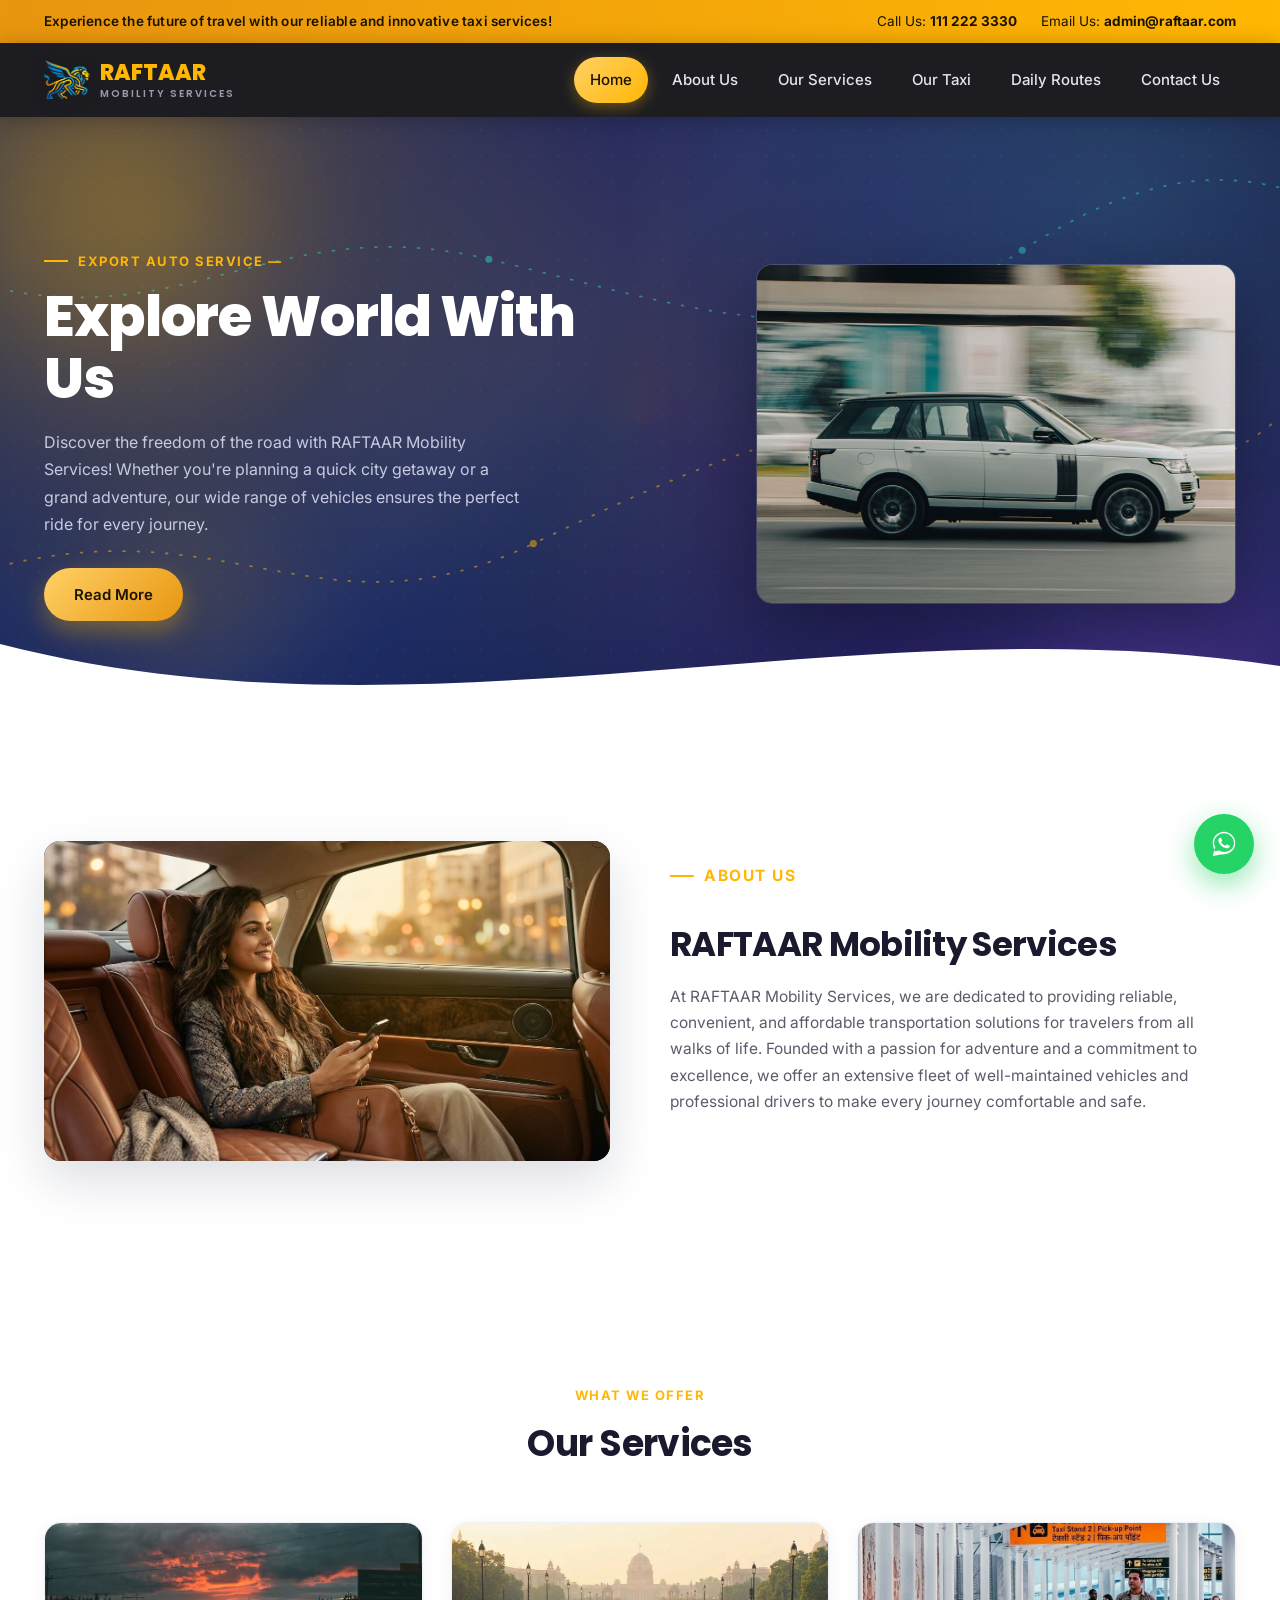
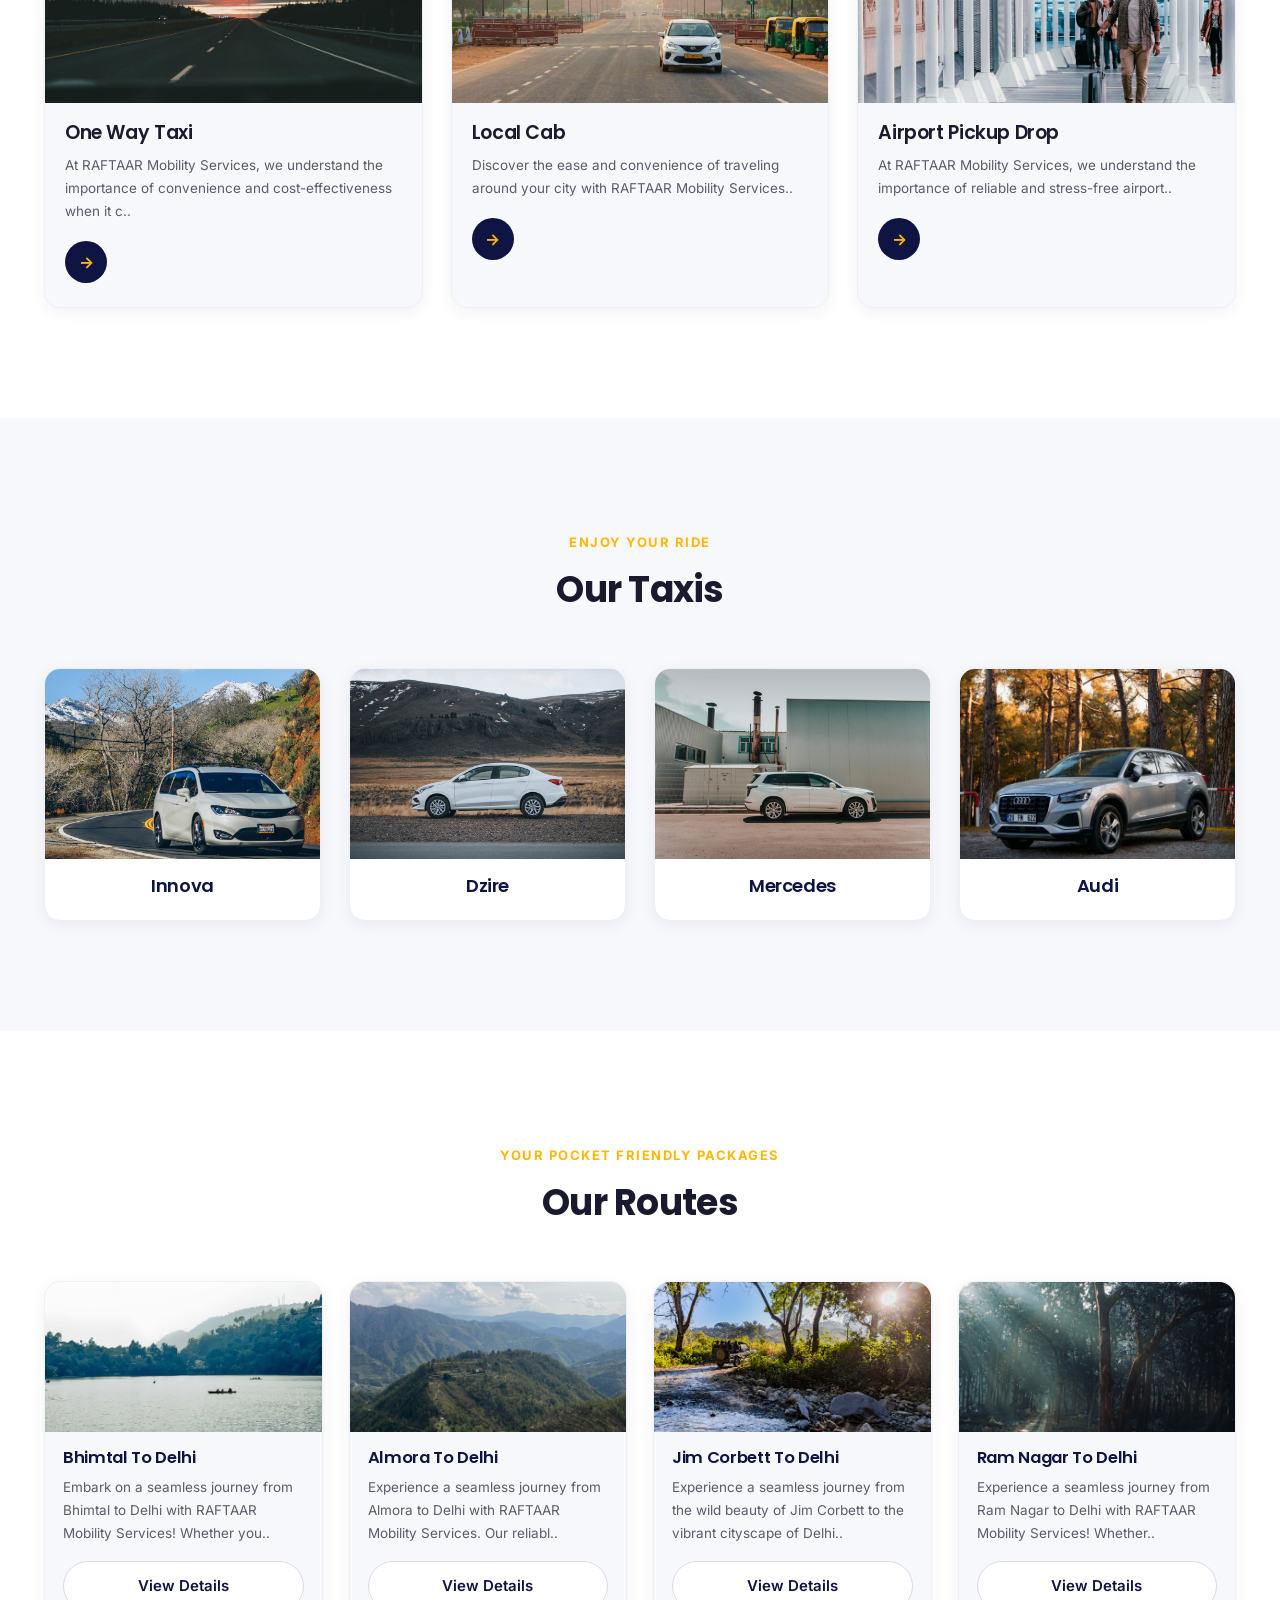
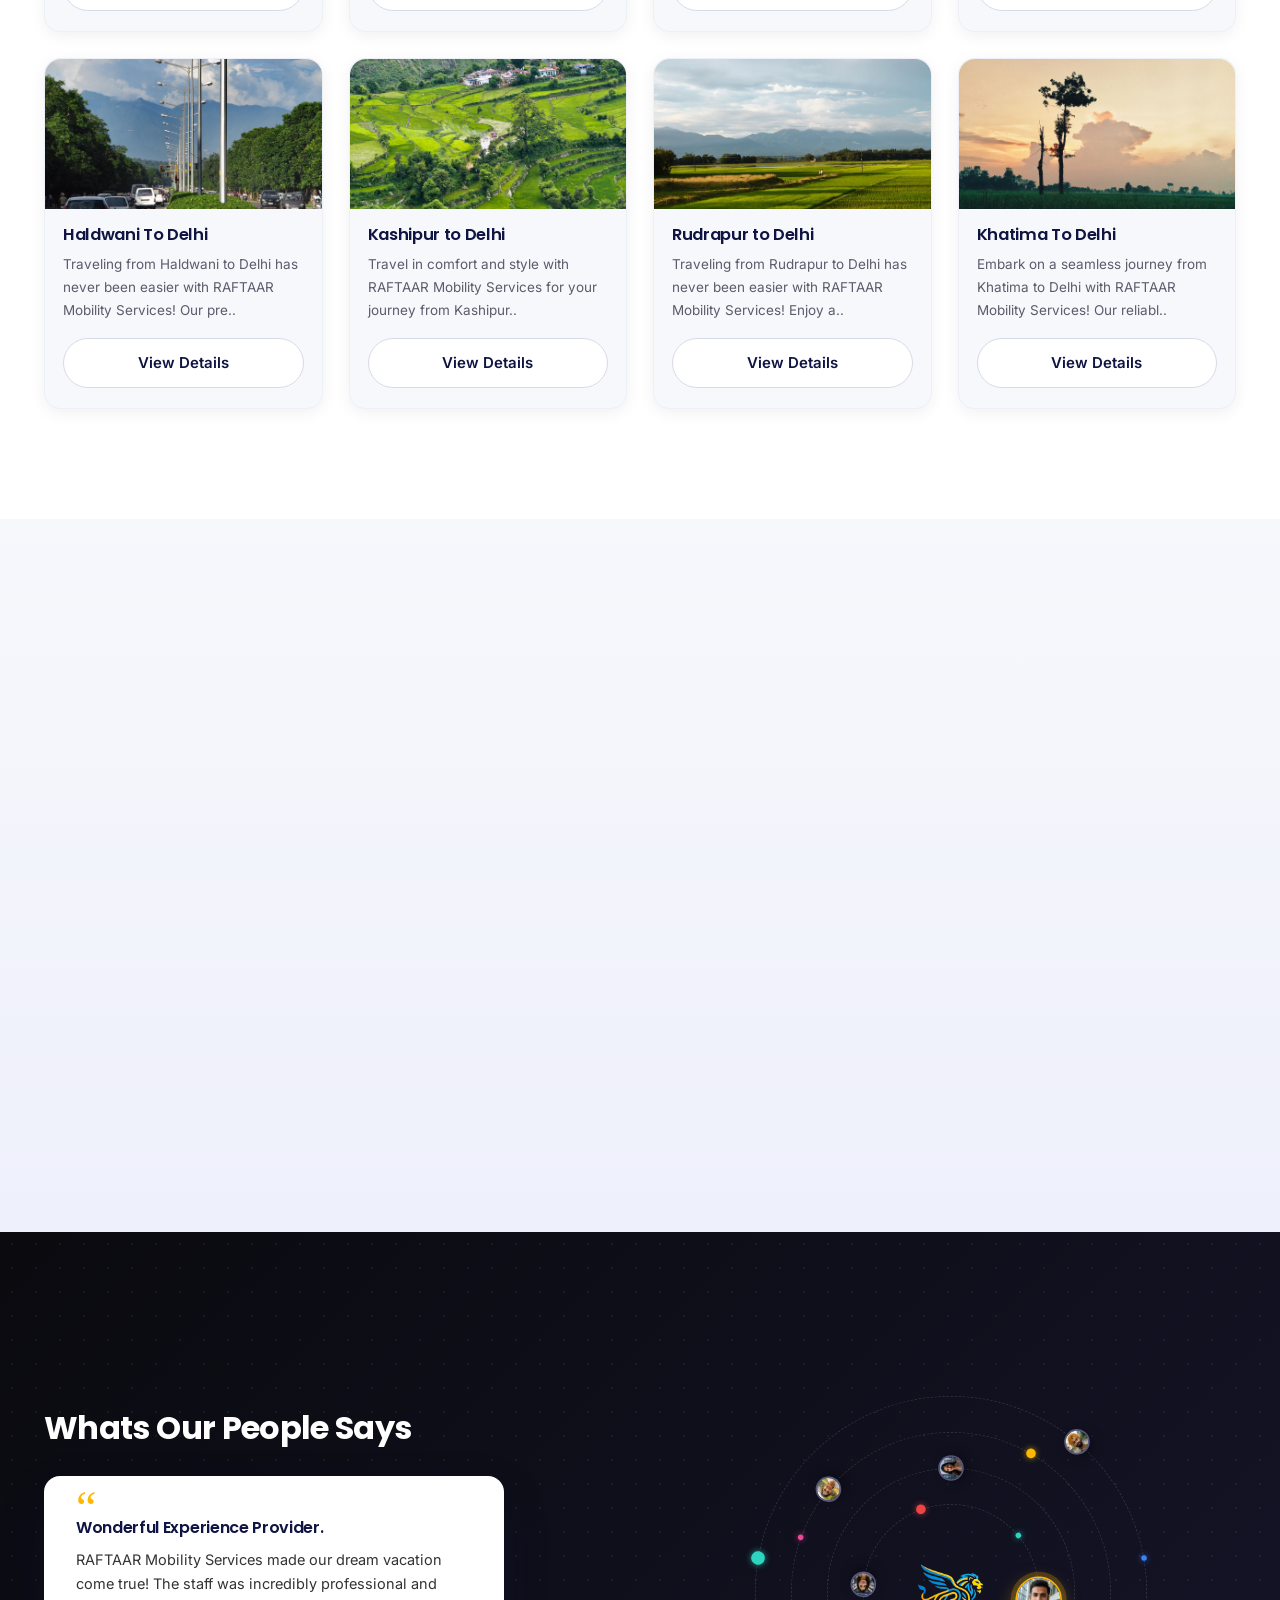
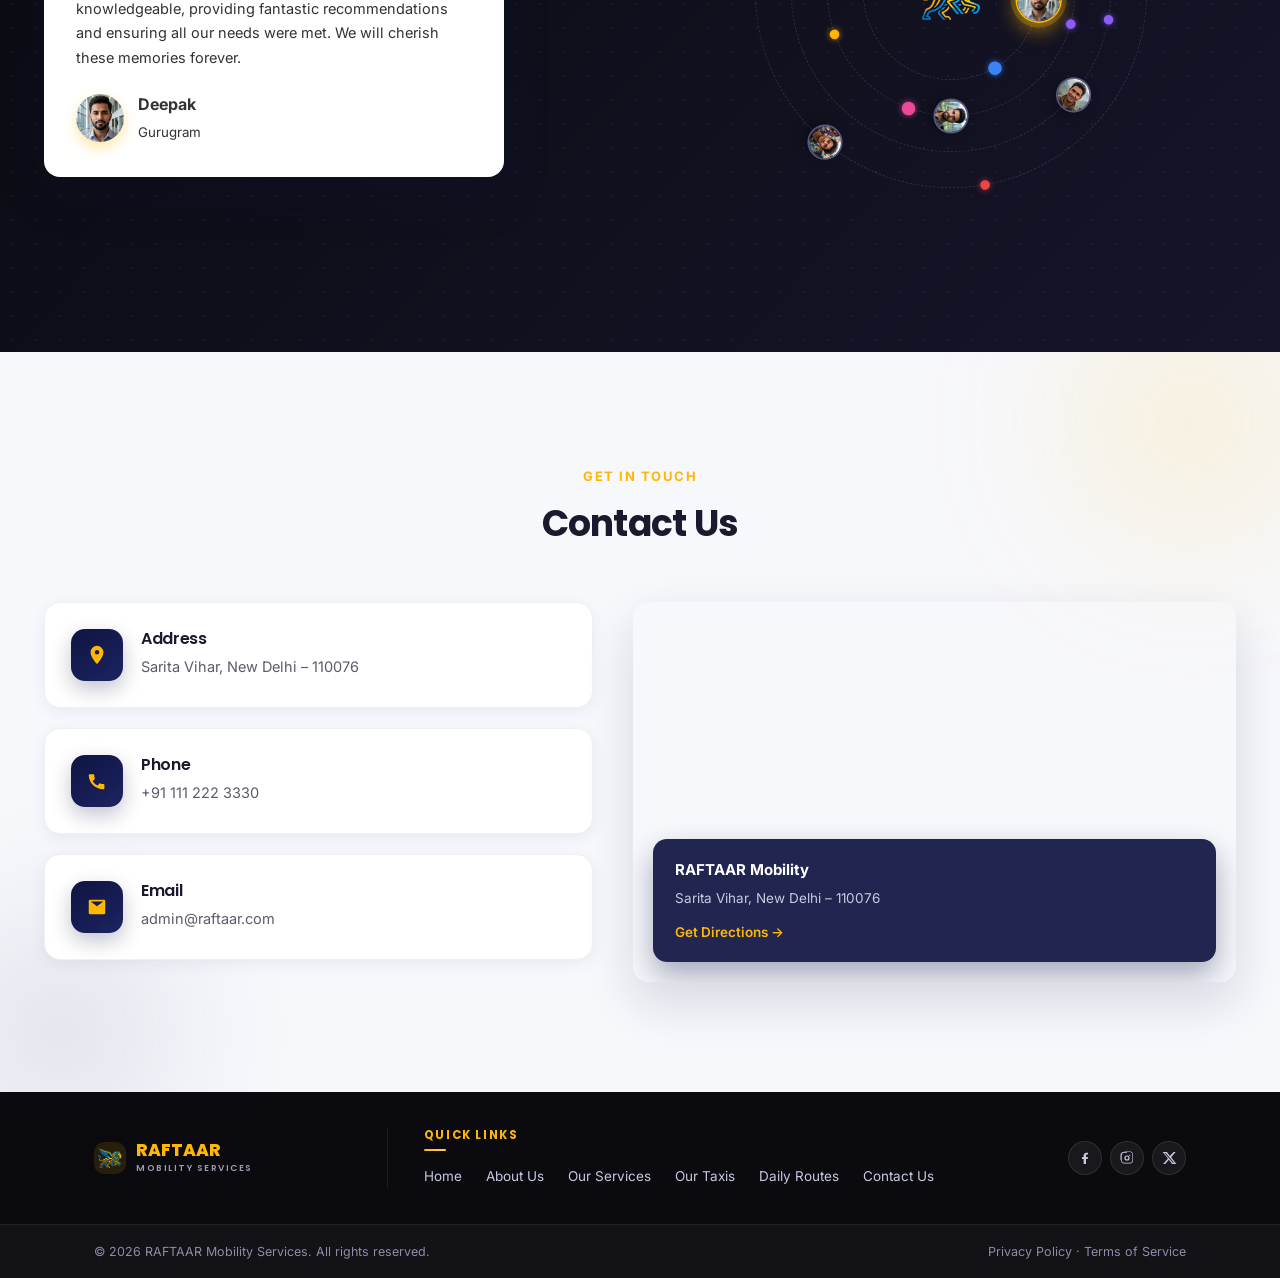
<file: index.html>
<!DOCTYPE html>
<html lang="en">
<head>
<meta charset="UTF-8">
<meta name="viewport" content="width=device-width, initial-scale=1.0">
<title>RAFTAAR Mobility Services</title>
<link rel="preconnect" href="https://fonts.googleapis.com">
<link rel="preconnect" href="https://fonts.gstatic.com" crossorigin>
<link href="https://fonts.googleapis.com/css2?family=Poppins:wght@400;500;600;700;800&family=Inter:wght@400;500;600&display=swap" rel="stylesheet">
<link rel="icon" type="image/png" href="images/logo.png">
<link rel="stylesheet" href="style.css">
</head>
<body>

<!-- Top bar -->
<div class="topbar">
  <div class="container topbar-inner">
    <div class="topbar-msg">Experience the future of travel with our reliable and innovative taxi services!</div>
    <div class="topbar-right">
      <span>Call Us: <a data-phone-link="short" href="#"></a></span>
      <span>Email Us: <a data-email-link href="#"></a></span>
    </div>
  </div>
</div>

<!-- Nav -->
<header class="navbar">
  <div class="container nav-inner">
    <a href="#" class="brand">
      <img src="images/logo.png" alt="RAFTAAR Mobility Services logo" class="brand-icon">
      <span class="brand-text">RAFTAAR<br><small>MOBILITY SERVICES</small></span>
    </a>
    <nav class="nav-links" id="navLinks">
      <a href="#home" class="active">Home</a>
      <a href="#about">About Us</a>
      <a href="#services">Our Services</a>
      <a href="#taxis">Our Taxi</a>
      <a href="#routes">Daily Routes</a>
      <a href="#contact">Contact Us</a>
    </nav>
    <button class="hamburger" id="hamburger">&#9776;</button>
  </div>
</header>

<!-- Hero -->
<section class="hero" id="home">
  <div class="hero-aurora"></div>
  <svg class="hero-routes" viewBox="0 0 1440 700" preserveAspectRatio="none">
    <path d="M-50,520 C 250,420 350,600 600,480 S 1000,300 1200,380 S 1500,260 1550,220" fill="none" stroke="#ffb703" stroke-width="2" stroke-dasharray="2 14" stroke-linecap="round"/>
    <path d="M-50,180 C 200,260 300,100 550,160 S 950,280 1150,150 S 1450,80 1550,120" fill="none" stroke="#2dd4bf" stroke-width="2" stroke-dasharray="2 14" stroke-linecap="round"/>
    <circle cx="600" cy="480" r="4" fill="#ffb703"/>
    <circle cx="1200" cy="380" r="4" fill="#ffb703"/>
    <circle cx="550" cy="160" r="4" fill="#2dd4bf"/>
    <circle cx="1150" cy="150" r="4" fill="#2dd4bf"/>
  </svg>
  <div class="hero-blob blob-1"></div>
  <div class="hero-blob blob-2"></div>
  <div class="hero-blob blob-3"></div>
  <div class="hero-blob blob-4"></div>
  <div class="hero-glow"></div>
  <div class="container hero-inner">
    <div class="hero-text">
      <p class="eyebrow">Export Auto Service &mdash;</p>
      <h1>Explore World With Us</h1>
      <p class="hero-desc">Discover the freedom of the road with RAFTAAR Mobility Services! Whether you're planning a quick city getaway or a grand adventure, our wide range of vehicles ensures the perfect ride for every journey.</p>
      <a href="#about" class="btn btn-primary">Read More</a>
    </div>
    <div class="hero-image">
      <img src="images/hero.jpg" alt="RAFTAAR taxi on the open road">
    </div>
  </div>
  <svg class="hero-wave" viewBox="0 0 1440 100" preserveAspectRatio="none"><path d="M0,20 C480,120 960,-20 1440,40 L1440,100 L0,100 Z"></path></svg>
</section>

<!-- About -->
<section class="about" id="about">
  <div class="container about-inner">
    <div class="about-image reveal">
      <div class="img-placeholder">
        <img src="images/about.jpg" alt="Passenger traveling comfortably in a RAFTAAR taxi">
      </div>
    </div>
    <div class="about-text reveal">
      <p class="eyebrow">About Us</p>
      <h2>RAFTAAR Mobility Services</h2>
      <p>At RAFTAAR Mobility Services, we are dedicated to providing reliable, convenient, and affordable transportation solutions for travelers from all walks of life. Founded with a passion for adventure and a commitment to excellence, we offer an extensive fleet of well-maintained vehicles and professional drivers to make every journey comfortable and safe.</p>
    </div>
  </div>
</section>

<!-- Services -->
<section class="services" id="services">
  <div class="container">
    <div class="section-head reveal">
      <p class="eyebrow">What We Offer</p>
      <h2>Our Services</h2>
    </div>
    <div class="services-grid">
      <div class="service-card reveal" style="transition-delay:.05s">
        <div class="service-img"><img src="images/service-oneway.jpg" alt="Taxi driving on an open highway at sunset"></div>
        <h3>One Way Taxi</h3>
        <p class="truncate"><span class="text-short">At RAFTAAR Mobility Services, we understand the importance of convenience and cost-effectiveness when it c..</span><span class="text-full">At RAFTAAR Mobility Services, we understand the importance of convenience and cost-effectiveness when it comes to one-way trips. Simply book a one-way ride to your destination without worrying about return fares or idle charges.</span></p>
        <a href="#" data-wa-link data-wa-msg="Hi, I'd like to know more about your One Way Taxi service." target="_blank" rel="noopener" class="arrow-btn" aria-label="Enquire about One Way Taxi">&#8594;</a>
      </div>
      <div class="service-card reveal" style="transition-delay:.15s">
        <div class="service-img"><img src="images/service-local.jpg" alt="Local city cab service"></div>
        <h3>Local Cab</h3>
        <p class="truncate"><span class="text-short">Discover the ease and convenience of traveling around your city with RAFTAAR Mobility Services..</span><span class="text-full">Discover the ease and convenience of traveling around your city with RAFTAAR Mobility Services. Our local cabs are available round the clock for errands, meetings, shopping, or a night out&mdash;no waiting, no hassle.</span></p>
        <a href="#" data-wa-link data-wa-msg="Hi, I'd like to know more about your Local Cab service." target="_blank" rel="noopener" class="arrow-btn" aria-label="Enquire about Local Cab">&#8594;</a>
      </div>
      <div class="service-card reveal" style="transition-delay:.25s">
        <div class="service-img"><img src="images/service-airport.jpg" alt="Airport taxi pickup and drop service"></div>
        <h3>Airport Pickup Drop</h3>
        <p class="truncate"><span class="text-short">At RAFTAAR Mobility Services, we understand the importance of reliable and stress-free airport..</span><span class="text-full">At RAFTAAR Mobility Services, we understand the importance of reliable and stress-free airport transfers. Our drivers track your flight and arrive on time, every time, so you never have to worry about delays.</span></p>
        <a href="#" data-wa-link data-wa-msg="Hi, I'd like to know more about your Airport Pickup Drop service." target="_blank" rel="noopener" class="arrow-btn" aria-label="Enquire about Airport Pickup Drop">&#8594;</a>
      </div>
    </div>
  </div>
</section>

<!-- Our Taxis -->
<section class="taxis" id="taxis">
  <div class="container">
    <div class="section-head reveal">
      <p class="eyebrow">Enjoy Your Ride</p>
      <h2>Our Taxis</h2>
    </div>
    <div class="taxi-grid">
      <div class="taxi-card reveal" style="transition-delay:.05s">
        <div class="taxi-img"><img src="images/taxi-innova.jpg" alt="Innova taxi"></div>
        <h3>Innova</h3>
      </div>
      <div class="taxi-card reveal" style="transition-delay:.15s">
        <div class="taxi-img"><img src="images/taxi-dzire.jpg" alt="Dzire sedan taxi"></div>
        <h3>Dzire</h3>
      </div>
      <div class="taxi-card reveal" style="transition-delay:.25s">
        <div class="taxi-img"><img src="images/taxi-mercedes.jpg" alt="Mercedes SUV taxi"></div>
        <h3>Mercedes</h3>
      </div>
      <div class="taxi-card reveal" style="transition-delay:.35s">
        <div class="taxi-img"><img src="images/taxi-audi.jpg" alt="Audi SUV taxi"></div>
        <h3>Audi</h3>
      </div>
    </div>
  </div>
</section>

<!-- Routes -->
<section class="routes" id="routes">
  <div class="container">
    <div class="section-head reveal">
      <p class="eyebrow">Your Pocket Friendly Packages</p>
      <h2>Our Routes</h2>
    </div>
    <div class="routes-grid">
      <div class="route-card reveal">
        <div class="route-img"><img src="images/route-bhimtal.jpg" alt="Bhimtal Lake"></div>
        <h4>Bhimtal To Delhi</h4>
        <p class="truncate"><span class="text-short">Embark on a seamless journey from Bhimtal to Delhi with RAFTAAR Mobility Services! Whether you..</span><span class="text-full">Embark on a seamless journey from Bhimtal to Delhi with RAFTAAR Mobility Services! Whether you're heading home after a relaxing lake getaway or starting a new trip, our comfortable taxis make the 300 km journey easy.</span></p>
        <a href="route-bhimtal-to-delhi.html" class="btn btn-outline">View Details</a>
      </div>
      <div class="route-card reveal">
        <div class="route-img"><img src="images/route-almora.jpg" alt="Almora hill town"></div>
        <h4>Almora To Delhi</h4>
        <p class="truncate"><span class="text-short">Experience a seamless journey from Almora to Delhi with RAFTAAR Mobility Services. Our reliabl..</span><span class="text-full">Experience a seamless journey from Almora to Delhi with RAFTAAR Mobility Services. Our reliable drivers know every turn of the Kumaon hills, ensuring a safe and comfortable ride back to the capital.</span></p>
        <a href="route-almora-to-delhi.html" class="btn btn-outline">View Details</a>
      </div>
      <div class="route-card reveal">
        <div class="route-img"><img src="images/route-jimcorbett.png" alt="Jim Corbett National Park jeep safari"></div>
        <h4>Jim Corbett To Delhi</h4>
        <p class="truncate"><span class="text-short">Experience a seamless journey from the wild beauty of Jim Corbett to the vibrant cityscape of Delhi..</span><span class="text-full">Experience a seamless journey from the wild beauty of Jim Corbett to the vibrant cityscape of Delhi with our well-maintained fleet and experienced drivers who know the route inside out.</span></p>
        <a href="route-jim-corbett-to-delhi.html" class="btn btn-outline">View Details</a>
      </div>
      <div class="route-card reveal">
        <div class="route-img"><img src="images/route-ramnagar.jpg" alt="Forest road near Ram Nagar"></div>
        <h4>Ram Nagar To Delhi</h4>
        <p class="truncate"><span class="text-short">Experience a seamless journey from Ram Nagar to Delhi with RAFTAAR Mobility Services! Whether..</span><span class="text-full">Experience a seamless journey from Ram Nagar to Delhi with RAFTAAR Mobility Services! Whether you're returning from a wildlife safari or a riverside stay, we get you home comfortably and on time.</span></p>
        <a href="route-ramnagar-to-delhi.html" class="btn btn-outline">View Details</a>
      </div>
      <div class="route-card reveal">
        <div class="route-img"><img src="images/route-haldwani.jpg" alt="Road to Haldwani with mountain backdrop"></div>
        <h4>Haldwani To Delhi</h4>
        <p class="truncate"><span class="text-short">Traveling from Haldwani to Delhi has never been easier with RAFTAAR Mobility Services! Our pre..</span><span class="text-full">Traveling from Haldwani to Delhi has never been easier with RAFTAAR Mobility Services! Our premium fleet and experienced drivers ensure a smooth, comfortable ride back to the capital.</span></p>
        <a href="route-haldwani-to-delhi.html" class="btn btn-outline">View Details</a>
      </div>
      <div class="route-card reveal">
        <div class="route-img"><img src="images/route-kashipur.jpg" alt="Terraced hills near Kashipur"></div>
        <h4>Kashipur to Delhi</h4>
        <p class="truncate"><span class="text-short">Travel in comfort and style with RAFTAAR Mobility Services for your journey from Kashipur..</span><span class="text-full">Travel in comfort and style with RAFTAAR Mobility Services for your journey from Kashipur to Delhi&mdash;a quick, comfortable highway ride with transparent pricing and no hidden charges.</span></p>
        <a href="route-kashipur-to-delhi.html" class="btn btn-outline">View Details</a>
      </div>
      <div class="route-card reveal">
        <div class="route-img"><img src="images/route-rudrapur.jpg" alt="Terai farmland near Rudrapur"></div>
        <h4>Rudrapur to Delhi</h4>
        <p class="truncate"><span class="text-short">Traveling from Rudrapur to Delhi has never been easier with RAFTAAR Mobility Services! Enjoy a..</span><span class="text-full">Traveling from Rudrapur to Delhi has never been easier with RAFTAAR Mobility Services! Enjoy a smooth, air-conditioned ride on well-maintained highways, with a professional driver at the wheel.</span></p>
        <a href="route-rudrapur-to-delhi.html" class="btn btn-outline">View Details</a>
      </div>
      <div class="route-card reveal">
        <div class="route-img"><img src="images/route-khatima.jpg" alt="Terai fields near Khatima"></div>
        <h4>Khatima To Delhi</h4>
        <p class="truncate"><span class="text-short">Embark on a seamless journey from Khatima to Delhi with RAFTAAR Mobility Services! Our reliabl..</span><span class="text-full">Embark on a seamless journey from Khatima to Delhi with RAFTAAR Mobility Services! Our reliable drivers and comfortable vehicles make the long Terai-to-capital drive effortless.</span></p>
        <a href="route-khatima-to-delhi.html" class="btn btn-outline">View Details</a>
      </div>
    </div>
  </div>
</section>

<!-- Why Choose Us -->
<section class="why" id="why">
  <div class="container">
    <div class="section-head reveal">
      <p class="eyebrow">Why Choose Us</p>
    </div>
    <div class="why-inner">
    <div class="why-left reveal">
      <img src="images/why-choose.jpg" alt="Smiling RAFTAAR driver standing by the car">
      <div class="why-left-overlay">
        <h2>Don't Waste Your Valuable Time or Money</h2>
      </div>
    </div>
    <div class="why-right">
      <div class="feature-card reveal" style="transition-delay:.05s">
        <div class="feature-icon"><svg viewBox="0 0 24 24" width="22" height="22" fill="currentColor"><path d="M7 2a1 1 0 0 1 1 1v1h8V3a1 1 0 1 1 2 0v1h1a2 2 0 0 1 2 2v13a2 2 0 0 1-2 2H5a2 2 0 0 1-2-2V6a2 2 0 0 1 2-2h1V3a1 1 0 0 1 1-1Zm12 7H5v10h14V9Zm-2.4 2.6a1 1 0 0 1 0 1.4l-4.6 4.6a1 1 0 0 1-1.4 0l-2.2-2.2a1 1 0 1 1 1.4-1.4l1.5 1.5 3.9-3.9a1 1 0 0 1 1.4 0Z"/></svg></div>
        <div>
          <h4>Easy &amp; Fast Booking</h4>
          <p class="truncate"><span class="text-short">Book a taxi effortlessly with just a call or a WhatsApp message! Experience seamless rides in minutes..</span><span class="text-full">Book a taxi effortlessly with just a call or a WhatsApp message&mdash;no app needed! Experience seamless rides in minutes, with upfront fares and a real person confirming your ride every time.</span></p>
        </div>
      </div>
      <div class="feature-card reveal" style="transition-delay:.15s">
        <div class="feature-icon"><svg viewBox="0 0 24 24" width="22" height="22" fill="currentColor"><path d="M12 2a5 5 0 0 0-5 5c0 3.8 5 10.5 5 10.5s5-6.7 5-10.5a5 5 0 0 0-5-5Zm0 7a2 2 0 1 1 0-4 2 2 0 0 1 0 4Z"/><g fill="none" stroke="currentColor" stroke-width="1.1" stroke-dasharray="1.8 1.8" stroke-linecap="round"><path d="M9 15 3.5 20"/><path d="M15 15 20.5 20"/><path d="M12 17v4.5"/></g><circle cx="3.5" cy="20" r="1.5"/><circle cx="20.5" cy="20" r="1.5"/><circle cx="12" cy="21.5" r="1.5"/></svg></div>
        <div>
          <h4>Many Pickup Location</h4>
          <p class="truncate"><span class="text-short">RAFTAAR offers numerous convenient pickup locations, ensuring you're never far from a quick ride..</span><span class="text-full">RAFTAAR offers numerous convenient pickup locations, ensuring you're never far from a quick ride&mdash;whether you're at home, the office, or out and about town.</span></p>
        </div>
      </div>
      <div class="feature-card reveal" style="transition-delay:.25s">
        <div class="feature-icon"><svg viewBox="0 0 24 24" width="22" height="22" fill="currentColor"><path d="M9 11a3.5 3.5 0 1 0 0-7 3.5 3.5 0 0 0 0 7Zm7-1a3 3 0 1 0 0-6 3 3 0 0 0 0 6Zm-7 2.5c-2.9 0-6 1.45-6 3.75V19h12v-2.75c0-2.3-3.1-3.75-6-3.75Zm7.5 0c-.38 0-.78.03-1.2.08.9.78 1.7 1.93 1.7 3.42V19h5v-2.25c0-2.1-2.75-3.25-5.5-3.25Z"/></svg></div>
        <div>
          <h4>Customer Satisfaction</h4>
          <p>RAFTAAR ensures exceptional customer satisfaction by providing seamless rides with upfront pricing and friendly professional drivers.</p>
        </div>
      </div>
    </div>
    </div>
  </div>
</section>

<!-- Testimonials -->
<section class="testimonials">
  <div class="container testi-inner">
    <div class="testi-left reveal">
      <h2>Whats Our People Says</h2>
      <div class="testi-card" id="testiCard">
        <div class="quote-mark">&#8220;</div>
        <h4 id="testiTitle">Wonderful Experience Provider.</h4>
        <p id="testiText">RAFTAAR Mobility Services made our dream vacation come true! The staff was incredibly professional and knowledgeable, providing us with fantastic recommendations and ensuring all our needs were met. We had a wonderful time exploring new destinations and will cherish these memories forever.</p>
        <div class="testi-person">
          <img class="avatar" id="testiAvatar" src="images/deepak.png" alt="Deepak">
          <div>
            <strong id="testiName">Deepak</strong><br><small id="testiLocation">Gurugram</small>
          </div>
        </div>
      </div>
    </div>
    <div class="testi-right reveal">
      <div class="orbit">
        <div class="orbit-ring r1"></div>
        <div class="orbit-ring r2"></div>
        <div class="orbit-ring r3"></div>
        <div class="orbit-ring r4"></div>
        <div class="orbit-center"><img src="images/logo.png" alt="RAFTAAR logo"></div>

        <div class="orbit-avatar" data-index="0" style="--start:5deg;--radius:110px;animation:orbitCW 90s linear infinite;">
          <div class="orbit-avatar-inner" style="animation:counterCW 90s linear infinite;"><span class="orbit-avatar-badge"><img src="images/deepak.png" alt="Deepak"></span></div>
        </div>
        <div class="orbit-avatar" data-index="1" style="--start:185deg;--radius:110px;animation:orbitCW 90s linear infinite;">
          <div class="orbit-avatar-inner" style="animation:counterCW 90s linear infinite;"><span class="orbit-avatar-badge small"><img src="images/priya sharma.png" alt="Priya Sharma"></span></div>
        </div>

        <div class="orbit-avatar" data-index="2" style="--start:90deg;--radius:155px;animation:orbitCCW 120s linear infinite;">
          <div class="orbit-avatar-inner" style="animation:counterCCW 120s linear infinite;"><span class="orbit-avatar-badge"><img src="images/rohit verma.png" alt="Rohit Verma"></span></div>
        </div>
        <div class="orbit-avatar" data-index="3" style="--start:270deg;--radius:155px;animation:orbitCCW 120s linear infinite;">
          <div class="orbit-avatar-inner" style="animation:counterCCW 120s linear infinite;"><span class="orbit-avatar-badge small"><img src="images/anjali mehta.png" alt="Anjali Mehta"></span></div>
        </div>

        <div class="orbit-avatar" data-index="4" style="--start:40deg;--radius:200px;animation:orbitCW 150s linear infinite;">
          <div class="orbit-avatar-inner" style="animation:counterCW 150s linear infinite;"><span class="orbit-avatar-badge"><img src="images/Vikram Singh.png" alt="Vikram Singh"></span></div>
        </div>
        <div class="orbit-avatar" data-index="5" style="--start:220deg;--radius:200px;animation:orbitCW 150s linear infinite;">
          <div class="orbit-avatar-inner" style="animation:counterCW 150s linear infinite;"><span class="orbit-avatar-badge small"><img src="images/neha kapoor.png" alt="Neha Kapoor"></span></div>
        </div>

        <div class="orbit-avatar" data-index="6" style="--start:130deg;--radius:245px;animation:orbitCCW 180s linear infinite;">
          <div class="orbit-avatar-inner" style="animation:counterCCW 180s linear infinite;"><span class="orbit-avatar-badge"><img src="images/Arjun rawat.png" alt="Arjun Rawat"></span></div>
        </div>
        <div class="orbit-avatar" data-index="7" style="--start:310deg;--radius:245px;animation:orbitCCW 180s linear infinite;">
          <div class="orbit-avatar-inner" style="animation:counterCCW 180s linear infinite;"><span class="orbit-avatar-badge small"><img src="images/Harmeet Singh.png" alt="Harmeet Singh"></span></div>
        </div>

        <div class="orbit-dot" style="--start:250deg;--radius:110px;animation:orbitCW 90s linear infinite;"><span class="orbit-dot-mark dot-red"></span></div>
        <div class="orbit-dot" style="--start:15deg;--radius:155px;animation:orbitCCW 120s linear infinite;"><span class="orbit-dot-mark dot-purple"></span></div>
        <div class="orbit-dot" style="--start:300deg;--radius:200px;animation:orbitCW 150s linear infinite;"><span class="orbit-dot-mark dot-gold"></span></div>
        <div class="orbit-dot" style="--start:80deg;--radius:245px;animation:orbitCCW 180s linear infinite;"><span class="orbit-dot-mark dot-red"></span></div>
        <div class="orbit-dot" style="--start:160deg;--radius:155px;animation:orbitCCW 120s linear infinite;"><span class="orbit-dot-mark dot-gold"></span></div>
        <div class="orbit-dot" style="--start:60deg;--radius:110px;animation:orbitCW 90s linear infinite;"><span class="orbit-dot-mark lg dot-blue"></span></div>
        <div class="orbit-dot" style="--start:320deg;--radius:110px;animation:orbitCW 90s linear infinite;"><span class="orbit-dot-mark sm dot-teal"></span></div>
        <div class="orbit-dot" style="--start:200deg;--radius:200px;animation:orbitCW 150s linear infinite;"><span class="orbit-dot-mark sm dot-pink"></span></div>
        <div class="orbit-dot" style="--start:10deg;--radius:200px;animation:orbitCW 150s linear infinite;"><span class="orbit-dot-mark dot-purple"></span></div>
        <div class="orbit-dot" style="--start:190deg;--radius:245px;animation:orbitCCW 180s linear infinite;"><span class="orbit-dot-mark lg dot-teal"></span></div>
        <div class="orbit-dot" style="--start:350deg;--radius:245px;animation:orbitCCW 180s linear infinite;"><span class="orbit-dot-mark sm dot-blue"></span></div>
        <div class="orbit-dot" style="--start:110deg;--radius:155px;animation:orbitCCW 120s linear infinite;"><span class="orbit-dot-mark lg dot-pink"></span></div>
      </div>
    </div>
  </div>
</section>

<!-- Contact -->
<section class="contact" id="contact">
  <div class="contact-blob blob-a"></div>
  <div class="contact-blob blob-b"></div>
  <div class="container">
    <div class="section-head reveal">
      <p class="eyebrow">Get In Touch</p>
      <h2>Contact Us</h2>
    </div>
    <div class="contact-grid">
      <div class="contact-cards">
        <div class="contact-card reveal" style="transition-delay:.05s">
          <div class="contact-icon"><svg viewBox="0 0 24 24" width="22" height="22" fill="currentColor"><path d="M12 2a7 7 0 0 0-7 7c0 5.25 7 13 7 13s7-7.75 7-13a7 7 0 0 0-7-7Zm0 9.5A2.5 2.5 0 1 1 12 6.5a2.5 2.5 0 0 1 0 5Z"/></svg></div>
          <div>
            <h4>Address</h4>
            <p data-address="full"></p>
          </div>
        </div>
        <div class="contact-card reveal" style="transition-delay:.15s">
          <div class="contact-icon"><svg viewBox="0 0 24 24" width="22" height="22" fill="currentColor"><path d="M6.6 10.8c1.3 2.6 3.4 4.7 6 6l2-2c.3-.3.7-.4 1-.2 1.1.4 2.3.6 3.5.6.6 0 1 .4 1 1V20c0 .6-.4 1-1 1C9.9 21 3 14.1 3 5.5c0-.6.4-1 1-1H8c.6 0 1 .4 1 1 0 1.2.2 2.4.6 3.5.1.4 0 .8-.2 1l-2 2Z"/></svg></div>
          <div>
            <h4>Phone</h4>
            <p><a data-phone-link="full" href="#"></a></p>
          </div>
        </div>
        <div class="contact-card reveal" style="transition-delay:.25s">
          <div class="contact-icon"><svg viewBox="0 0 24 24" width="22" height="22" fill="currentColor"><path d="M3 5.5A1.5 1.5 0 0 1 4.5 4h15A1.5 1.5 0 0 1 21 5.5v13a1.5 1.5 0 0 1-1.5 1.5h-15A1.5 1.5 0 0 1 3 18.5v-13Zm2.1.5 6.9 5.2L18.9 6H5.1Z"/></svg></div>
          <div>
            <h4>Email</h4>
            <p><a data-email-link href="#"></a></p>
          </div>
        </div>
      </div>
      <div class="contact-map reveal">
        <iframe class="contact-map-frame" src="https://maps.google.com/maps?q=Sarita%20Vihar%2C%20New%20Delhi%2C%20Delhi&z=14&output=embed" loading="lazy" referrerpolicy="no-referrer-when-downgrade" title="RAFTAAR Mobility Services location map" allowfullscreen></iframe>
        <div class="contact-map-overlay">
          <strong>RAFTAAR Mobility</strong>
          <span data-address="full"></span>
          <a href="https://www.google.com/maps/search/?api=1&query=Sarita+Vihar+New+Delhi" target="_blank" rel="noopener" class="contact-map-link">Get Directions &rarr;</a>
        </div>
      </div>
    </div>
  </div>
</section>

<!-- WhatsApp floating button -->
<a href="#" data-wa-link target="_blank" rel="noopener" class="whatsapp-btn" aria-label="Chat on WhatsApp">
  <svg viewBox="0 0 32 32" width="30" height="30" fill="#fff"><path d="M16.001 3C9.373 3 4 8.373 4 15c0 2.366.695 4.566 1.89 6.42L4 29l7.76-1.84A11.93 11.93 0 0 0 16 27c6.627 0 12-5.373 12-12S22.628 3 16.001 3Zm0 21.6c-1.98 0-3.82-.57-5.37-1.56l-.384-.24-4.61 1.09 1.11-4.49-.25-.39A9.57 9.57 0 0 1 5.4 15C5.4 9.147 10.147 4.4 16 4.4S26.6 9.147 26.6 15 21.853 24.6 16.001 24.6Zm5.46-7.19c-.3-.15-1.77-.87-2.04-.97-.27-.1-.47-.15-.67.15-.2.3-.77.97-.94 1.17-.17.2-.35.22-.65.07-.3-.15-1.26-.46-2.4-1.47-.89-.79-1.48-1.76-1.66-2.06-.17-.3-.02-.46.13-.61.14-.14.3-.35.45-.52.15-.17.2-.3.3-.5.1-.2.05-.37-.02-.52-.07-.15-.67-1.62-.92-2.22-.24-.58-.49-.5-.67-.51-.17-.01-.37-.01-.57-.01s-.52.07-.8.37c-.27.3-1.04 1.02-1.04 2.49s1.07 2.89 1.22 3.09c.15.2 2.1 3.2 5.09 4.49.71.31 1.27.49 1.7.63.72.23 1.37.2 1.88.12.57-.08 1.77-.72 2.02-1.42.25-.7.25-1.3.17-1.42-.07-.12-.27-.2-.57-.35Z"/></svg>
</a>

<!-- Footer -->
<footer class="footer">
  <div class="container footer-main">
    <a href="#home" class="brand footer-logo">
      <img src="images/logo.png" alt="RAFTAAR Mobility Services logo" class="brand-icon">
      <span class="brand-text">RAFTAAR<br><small>MOBILITY SERVICES</small></span>
    </a>

    <div class="footer-quicklinks">
      <h4>Quick Links</h4>
      <nav class="footer-nav">
        <a href="#home">Home</a>
        <a href="#about">About Us</a>
        <a href="#services">Our Services</a>
        <a href="#taxis">Our Taxis</a>
        <a href="#routes">Daily Routes</a>
        <a href="#contact">Contact Us</a>
      </nav>
    </div>

    <div class="footer-social">
      <a href="#" aria-label="Facebook"><svg viewBox="0 0 24 24" width="16" height="16" fill="currentColor"><path d="M13.5 21v-7.5h2.5l.5-3h-3V8.3c0-.87.24-1.46 1.5-1.46H16.6V4.14C16.3 4.1 15.3 4 14.1 4c-2.4 0-4.1 1.47-4.1 4.17v2.33H7.5v3H10V21h3.5Z"/></svg></a>
      <a href="#" aria-label="Instagram"><svg viewBox="0 0 24 24" width="16" height="16" fill="currentColor"><path d="M12 2.2c2.7 0 3 .01 4.1.06 1.1.05 1.8.22 2.2.37.55.2.95.46 1.37.88.42.42.68.82.88 1.37.15.4.32 1.1.37 2.2.05 1.1.06 1.4.06 4.1s-.01 3-.06 4.1c-.05 1.1-.22 1.8-.37 2.2-.2.55-.46.95-.88 1.37-.42.42-.82.68-1.37.88-.4.15-1.1.32-2.2.37-1.1.05-1.4.06-4.1.06s-3-.01-4.1-.06c-1.1-.05-1.8-.22-2.2-.37a3.7 3.7 0 0 1-1.37-.88 3.7 3.7 0 0 1-.88-1.37c-.15-.4-.32-1.1-.37-2.2C2.21 15 2.2 14.7 2.2 12s.01-3 .06-4.1c.05-1.1.22-1.8.37-2.2.2-.55.46-.95.88-1.37.42-.42.82-.68 1.37-.88.4-.15 1.1-.32 2.2-.37C8.2 2.21 8.5 2.2 12 2.2Zm0 1.8c-2.65 0-2.96.01-4.01.06-.95.04-1.46.2-1.8.33-.45.17-.78.38-1.12.72-.34.34-.55.67-.72 1.12-.13.34-.29.85-.33 1.8C4 8.04 3.99 8.35 3.99 11s.01 2.96.06 4.01c.04.95.2 1.46.33 1.8.17.45.38.78.72 1.12.34.34.67.55 1.12.72.34.13.85.29 1.8.33 1.05.05 1.36.06 4.01.06s2.96-.01 4.01-.06c.95-.04 1.46-.2 1.8-.33.45-.17.78-.38 1.12-.72.34-.34.55-.67.72-1.12.13-.34.29-.85.33-1.8.05-1.05.06-1.36.06-4.01s-.01-2.96-.06-4.01c-.04-.95-.2-1.46-.33-1.8a3 3 0 0 0-.72-1.12 3 3 0 0 0-1.12-.72c-.34-.13-.85-.29-1.8-.33-1.05-.05-1.36-.06-4.01-.06Zm0 4.1a3.9 3.9 0 1 1 0 7.8 3.9 3.9 0 0 1 0-7.8Zm0 1.8a2.1 2.1 0 1 0 0 4.2 2.1 2.1 0 0 0 0-4.2Zm4.96-1.98a.91.91 0 1 1-1.82 0 .91.91 0 0 1 1.82 0Z"/></svg></a>
      <a href="#" aria-label="Twitter"><svg viewBox="0 0 24 24" width="16" height="16" fill="currentColor"><path d="M18.9 3h3.1l-6.77 7.74L23 21h-6.24l-4.88-6.39L6.3 21H3.2l7.24-8.28L2.5 3h6.4l4.4 5.84L18.9 3Zm-1.09 16.17h1.72L7.3 4.73H5.45l12.36 14.44Z"/></svg></a>
    </div>
  </div>

  <div class="bottom-bar">
    <div class="container bottom-bar-inner">
      <span>&copy; 2026 RAFTAAR Mobility Services. All rights reserved.</span>
      <span class="bottom-bar-links"><a href="privacy-policy.html">Privacy Policy</a> &middot; <a href="terms-of-service.html">Terms of Service</a></span>
    </div>
  </div>
</footer>

<script src="config.js"></script>
<script src="script.js"></script>
</body>
</html>
</file>
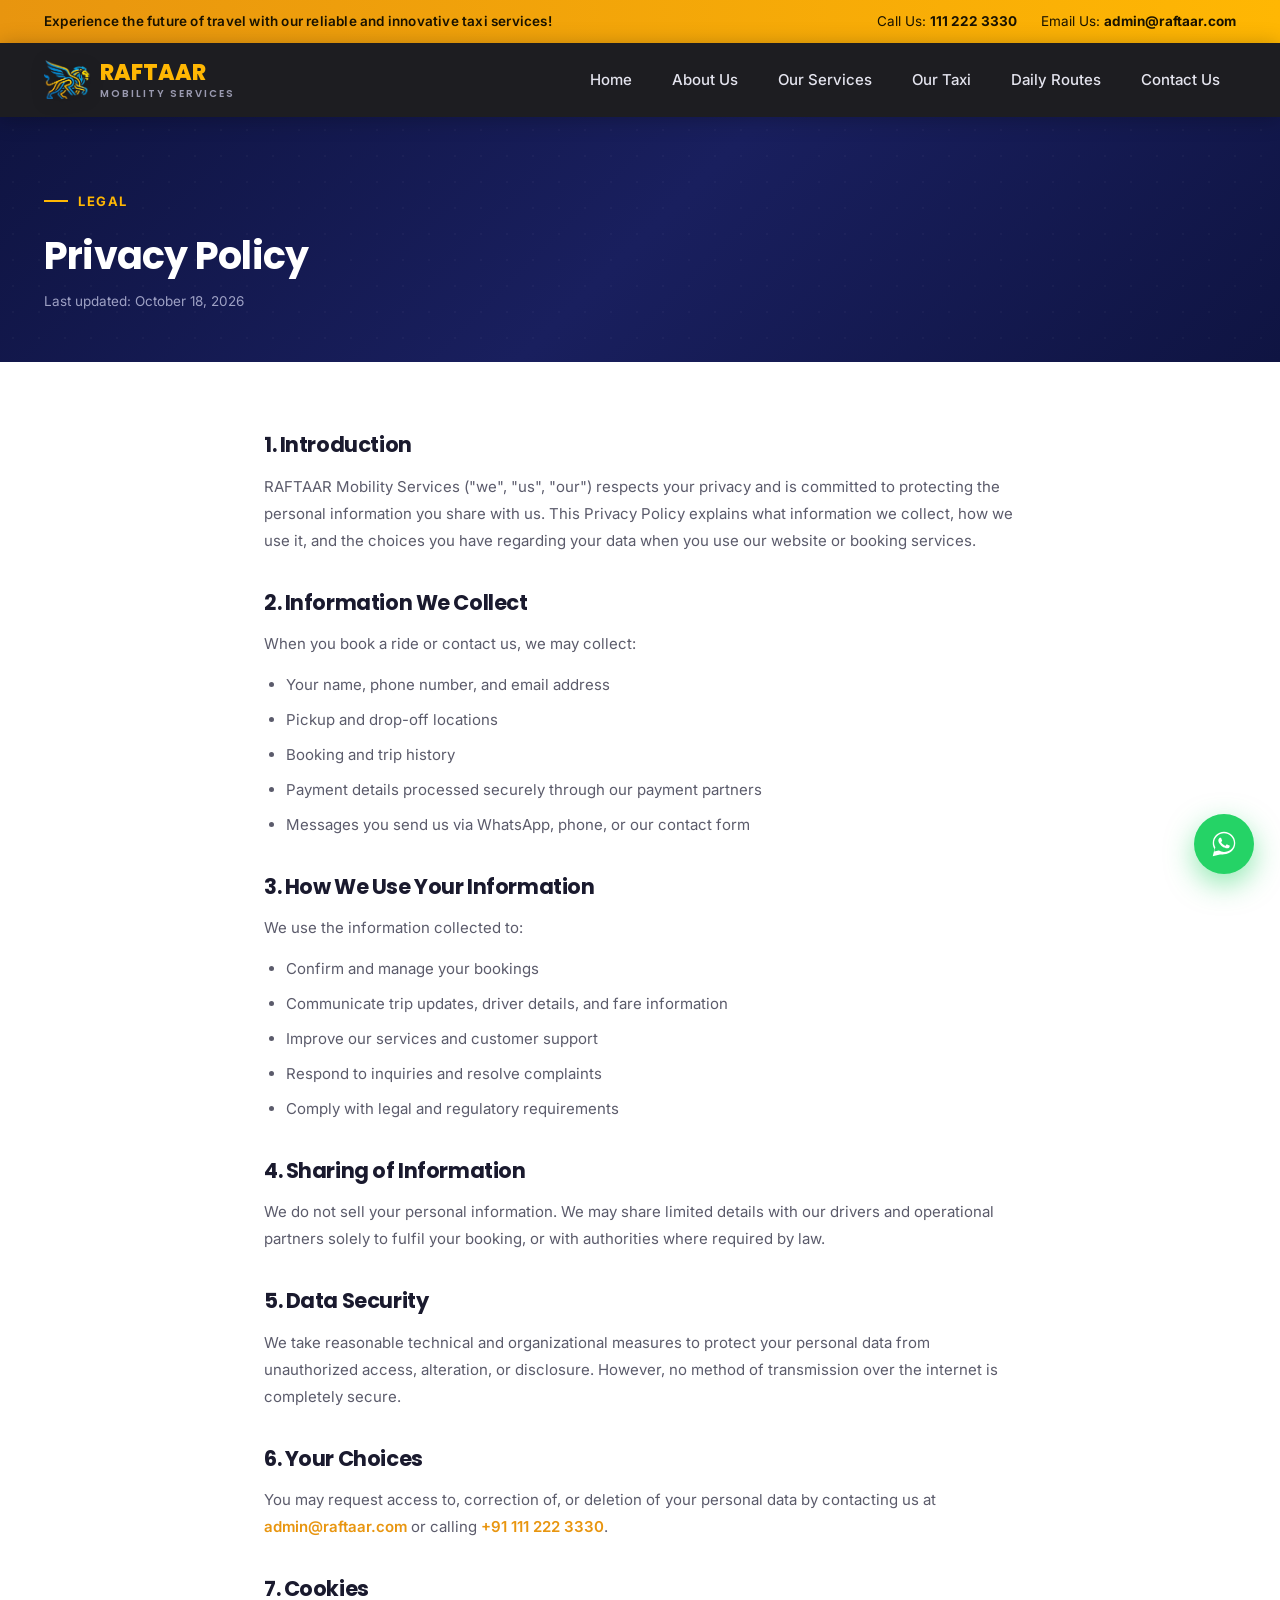
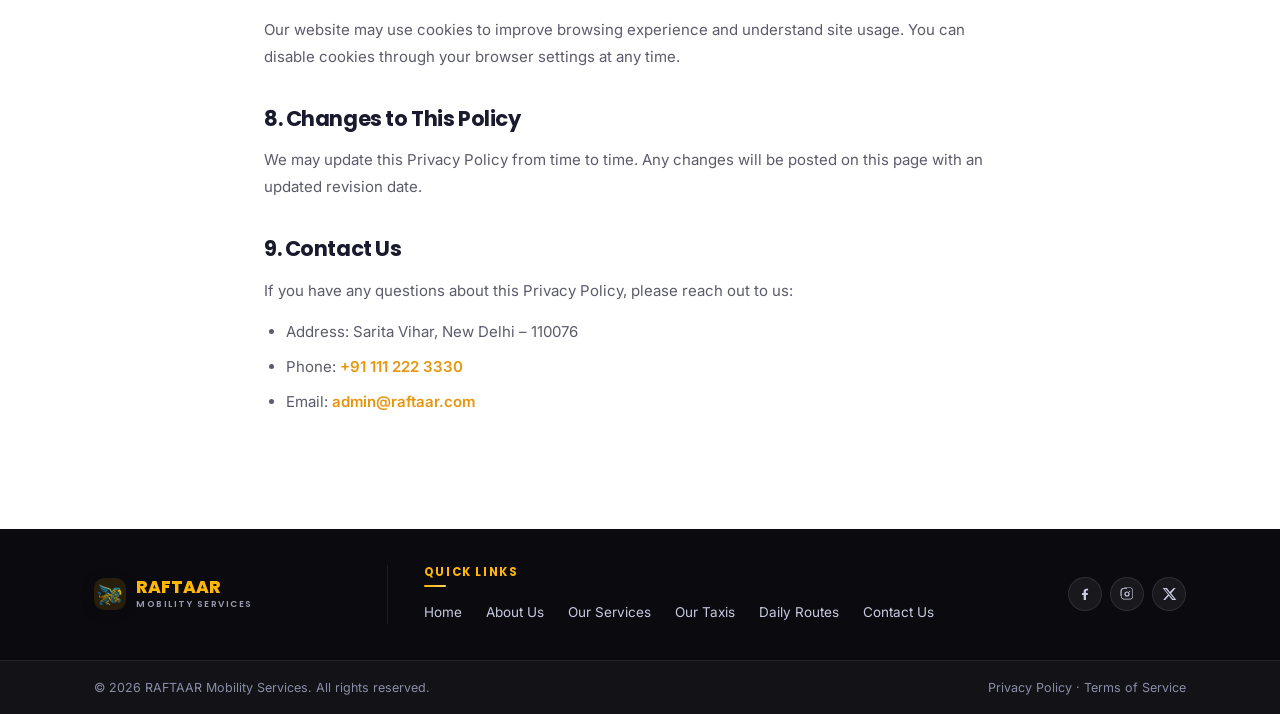
<file: privacy-policy.html>
<!DOCTYPE html>
<html lang="en">
<head>
<meta charset="UTF-8">
<meta name="viewport" content="width=device-width, initial-scale=1.0">
<title>Privacy Policy &mdash; RAFTAAR Mobility Services</title>
<link rel="preconnect" href="https://fonts.googleapis.com">
<link rel="preconnect" href="https://fonts.gstatic.com" crossorigin>
<link href="https://fonts.googleapis.com/css2?family=Poppins:wght@400;500;600;700;800&family=Inter:wght@400;500;600&display=swap" rel="stylesheet">
<link rel="icon" type="image/png" href="images/logo.png">
<link rel="stylesheet" href="style.css">
</head>
<body>

<!-- Top bar -->
<div class="topbar">
  <div class="container topbar-inner">
    <div class="topbar-msg">Experience the future of travel with our reliable and innovative taxi services!</div>
    <div class="topbar-right">
      <span>Call Us: <a data-phone-link="short" href="#"></a></span>
      <span>Email Us: <a data-email-link href="#"></a></span>
    </div>
  </div>
</div>

<!-- Nav -->
<header class="navbar">
  <div class="container nav-inner">
    <a href="index.html" class="brand">
      <img src="images/logo.png" alt="RAFTAAR Mobility Services logo" class="brand-icon">
      <span class="brand-text">RAFTAAR<br><small>MOBILITY SERVICES</small></span>
    </a>
    <nav class="nav-links" id="navLinks">
      <a href="index.html#home">Home</a>
      <a href="index.html#about">About Us</a>
      <a href="index.html#services">Our Services</a>
      <a href="index.html#taxis">Our Taxi</a>
      <a href="index.html#routes">Daily Routes</a>
      <a href="index.html#contact">Contact Us</a>
    </nav>
    <button class="hamburger" id="hamburger">&#9776;</button>
  </div>
</header>

<!-- Page banner -->
<section class="legal-banner">
  <div class="container">
    <p class="eyebrow">Legal</p>
    <h1>Privacy Policy</h1>
    <p class="legal-updated">Last updated: October 18, 2026</p>
  </div>
</section>

<!-- Legal content -->
<section class="legal-page">
  <div class="container legal-content">

    <h2>1. Introduction</h2>
    <p>RAFTAAR Mobility Services ("we", "us", "our") respects your privacy and is committed to protecting the personal information you share with us. This Privacy Policy explains what information we collect, how we use it, and the choices you have regarding your data when you use our website or booking services.</p>

    <h2>2. Information We Collect</h2>
    <p>When you book a ride or contact us, we may collect:</p>
    <ul>
      <li>Your name, phone number, and email address</li>
      <li>Pickup and drop-off locations</li>
      <li>Booking and trip history</li>
      <li>Payment details processed securely through our payment partners</li>
      <li>Messages you send us via WhatsApp, phone, or our contact form</li>
    </ul>

    <h2>3. How We Use Your Information</h2>
    <p>We use the information collected to:</p>
    <ul>
      <li>Confirm and manage your bookings</li>
      <li>Communicate trip updates, driver details, and fare information</li>
      <li>Improve our services and customer support</li>
      <li>Respond to inquiries and resolve complaints</li>
      <li>Comply with legal and regulatory requirements</li>
    </ul>

    <h2>4. Sharing of Information</h2>
    <p>We do not sell your personal information. We may share limited details with our drivers and operational partners solely to fulfil your booking, or with authorities where required by law.</p>

    <h2>5. Data Security</h2>
    <p>We take reasonable technical and organizational measures to protect your personal data from unauthorized access, alteration, or disclosure. However, no method of transmission over the internet is completely secure.</p>

    <h2>6. Your Choices</h2>
    <p>You may request access to, correction of, or deletion of your personal data by contacting us at <a data-email-link href="#"></a> or calling <a data-phone-link="full" href="#"></a>.</p>

    <h2>7. Cookies</h2>
    <p>Our website may use cookies to improve browsing experience and understand site usage. You can disable cookies through your browser settings at any time.</p>

    <h2>8. Changes to This Policy</h2>
    <p>We may update this Privacy Policy from time to time. Any changes will be posted on this page with an updated revision date.</p>

    <h2>9. Contact Us</h2>
    <p>If you have any questions about this Privacy Policy, please reach out to us:</p>
    <ul>
      <li>Address: <span data-address="full"></span></li>
      <li>Phone: <a data-phone-link="full" href="#"></a></li>
      <li>Email: <a data-email-link href="#"></a></li>
    </ul>

  </div>
</section>

<!-- WhatsApp floating button -->
<a href="#" data-wa-link target="_blank" rel="noopener" class="whatsapp-btn" aria-label="Chat on WhatsApp">
  <svg viewBox="0 0 32 32" width="30" height="30" fill="#fff"><path d="M16.001 3C9.373 3 4 8.373 4 15c0 2.366.695 4.566 1.89 6.42L4 29l7.76-1.84A11.93 11.93 0 0 0 16 27c6.627 0 12-5.373 12-12S22.628 3 16.001 3Zm0 21.6c-1.98 0-3.82-.57-5.37-1.56l-.384-.24-4.61 1.09 1.11-4.49-.25-.39A9.57 9.57 0 0 1 5.4 15C5.4 9.147 10.147 4.4 16 4.4S26.6 9.147 26.6 15 21.853 24.6 16.001 24.6Zm5.46-7.19c-.3-.15-1.77-.87-2.04-.97-.27-.1-.47-.15-.67.15-.2.3-.77.97-.94 1.17-.17.2-.35.22-.65.07-.3-.15-1.26-.46-2.4-1.47-.89-.79-1.48-1.76-1.66-2.06-.17-.3-.02-.46.13-.61.14-.14.3-.35.45-.52.15-.17.2-.3.3-.5.1-.2.05-.37-.02-.52-.07-.15-.67-1.62-.92-2.22-.24-.58-.49-.5-.67-.51-.17-.01-.37-.01-.57-.01s-.52.07-.8.37c-.27.3-1.04 1.02-1.04 2.49s1.07 2.89 1.22 3.09c.15.2 2.1 3.2 5.09 4.49.71.31 1.27.49 1.7.63.72.23 1.37.2 1.88.12.57-.08 1.77-.72 2.02-1.42.25-.7.25-1.3.17-1.42-.07-.12-.27-.2-.57-.35Z"/></svg>
</a>

<!-- Footer -->
<footer class="footer">
  <div class="container footer-main">
    <a href="index.html#home" class="brand footer-logo">
      <img src="images/logo.png" alt="RAFTAAR Mobility Services logo" class="brand-icon">
      <span class="brand-text">RAFTAAR<br><small>MOBILITY SERVICES</small></span>
    </a>

    <div class="footer-quicklinks">
      <h4>Quick Links</h4>
      <nav class="footer-nav">
        <a href="index.html#home">Home</a>
        <a href="index.html#about">About Us</a>
        <a href="index.html#services">Our Services</a>
        <a href="index.html#taxis">Our Taxis</a>
        <a href="index.html#routes">Daily Routes</a>
        <a href="index.html#contact">Contact Us</a>
      </nav>
    </div>

    <div class="footer-social">
      <a href="#" aria-label="Facebook"><svg viewBox="0 0 24 24" width="16" height="16" fill="currentColor"><path d="M13.5 21v-7.5h2.5l.5-3h-3V8.3c0-.87.24-1.46 1.5-1.46H16.6V4.14C16.3 4.1 15.3 4 14.1 4c-2.4 0-4.1 1.47-4.1 4.17v2.33H7.5v3H10V21h3.5Z"/></svg></a>
      <a href="#" aria-label="Instagram"><svg viewBox="0 0 24 24" width="16" height="16" fill="currentColor"><path d="M12 2.2c2.7 0 3 .01 4.1.06 1.1.05 1.8.22 2.2.37.55.2.95.46 1.37.88.42.42.68.82.88 1.37.15.4.32 1.1.37 2.2.05 1.1.06 1.4.06 4.1s-.01 3-.06 4.1c-.05 1.1-.22 1.8-.37 2.2-.2.55-.46.95-.88 1.37-.42.42-.82.68-1.37.88-.4.15-1.1.32-2.2.37-1.1.05-1.4.06-4.1.06s-3-.01-4.1-.06c-1.1-.05-1.8-.22-2.2-.37a3.7 3.7 0 0 1-1.37-.88 3.7 3.7 0 0 1-.88-1.37c-.15-.4-.32-1.1-.37-2.2C2.21 15 2.2 14.7 2.2 12s.01-3 .06-4.1c.05-1.1.22-1.8.37-2.2.2-.55.46-.95.88-1.37.42-.42.82-.68 1.37-.88.4-.15 1.1-.32 2.2-.37C8.2 2.21 8.5 2.2 12 2.2Zm0 1.8c-2.65 0-2.96.01-4.01.06-.95.04-1.46.2-1.8.33-.45.17-.78.38-1.12.72-.34.34-.55.67-.72 1.12-.13.34-.29.85-.33 1.8C4 8.04 3.99 8.35 3.99 11s.01 2.96.06 4.01c.04.95.2 1.46.33 1.8.17.45.38.78.72 1.12.34.34.67.55 1.12.72.34.13.85.29 1.8.33 1.05.05 1.36.06 4.01.06s2.96-.01 4.01-.06c.95-.04 1.46-.2 1.8-.33.45-.17.78-.38 1.12-.72.34-.34.55-.67.72-1.12.13-.34.29-.85.33-1.8.05-1.05.06-1.36.06-4.01s-.01-2.96-.06-4.01c-.04-.95-.2-1.46-.33-1.8a3 3 0 0 0-.72-1.12 3 3 0 0 0-1.12-.72c-.34-.13-.85-.29-1.8-.33-1.05-.05-1.36-.06-4.01-.06Zm0 4.1a3.9 3.9 0 1 1 0 7.8 3.9 3.9 0 0 1 0-7.8Zm0 1.8a2.1 2.1 0 1 0 0 4.2 2.1 2.1 0 0 0 0-4.2Zm4.96-1.98a.91.91 0 1 1-1.82 0 .91.91 0 0 1 1.82 0Z"/></svg></a>
      <a href="#" aria-label="Twitter"><svg viewBox="0 0 24 24" width="16" height="16" fill="currentColor"><path d="M18.9 3h3.1l-6.77 7.74L23 21h-6.24l-4.88-6.39L6.3 21H3.2l7.24-8.28L2.5 3h6.4l4.4 5.84L18.9 3Zm-1.09 16.17h1.72L7.3 4.73H5.45l12.36 14.44Z"/></svg></a>
    </div>
  </div>

  <div class="bottom-bar">
    <div class="container bottom-bar-inner">
      <span>&copy; 2026 RAFTAAR Mobility Services. All rights reserved.</span>
      <span class="bottom-bar-links"><a href="privacy-policy.html">Privacy Policy</a> &middot; <a href="terms-of-service.html">Terms of Service</a></span>
    </div>
  </div>
</footer>

<script src="config.js"></script>
<script src="script.js"></script>
</body>
</html>
</file>
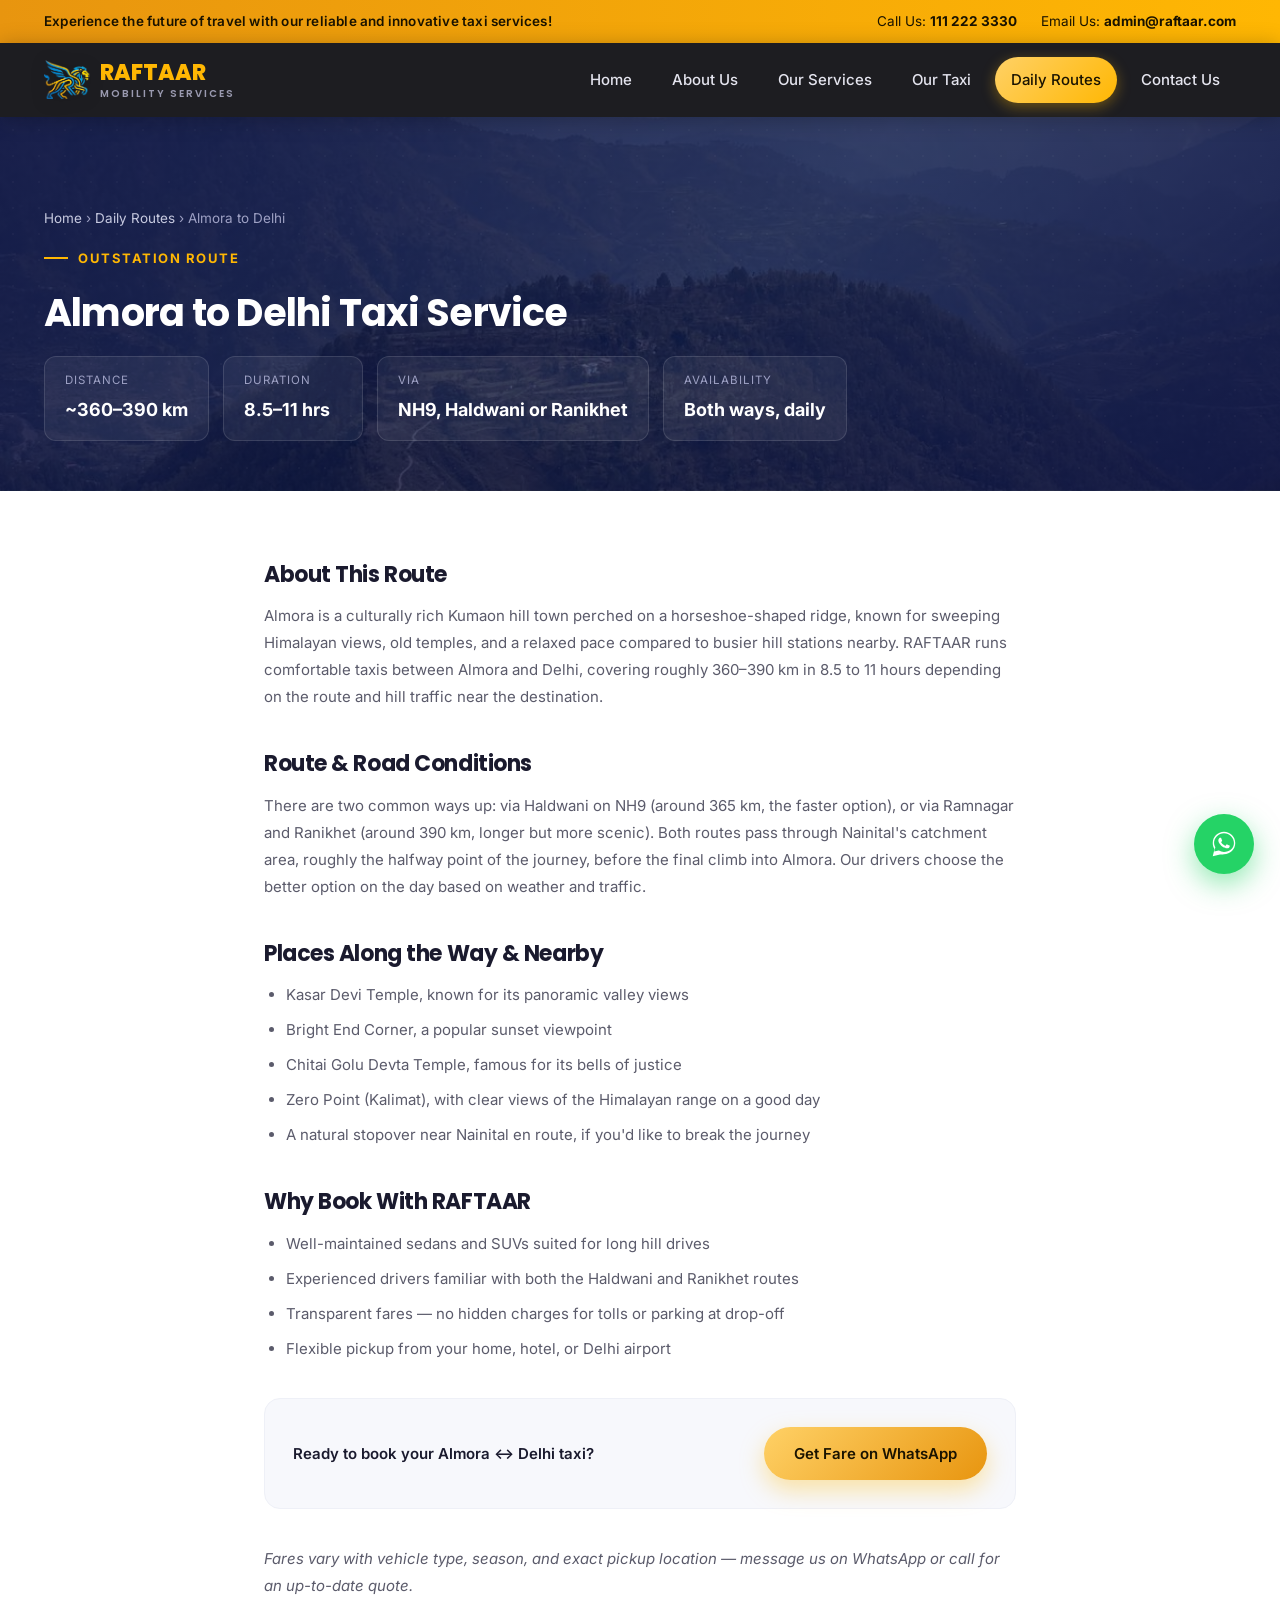
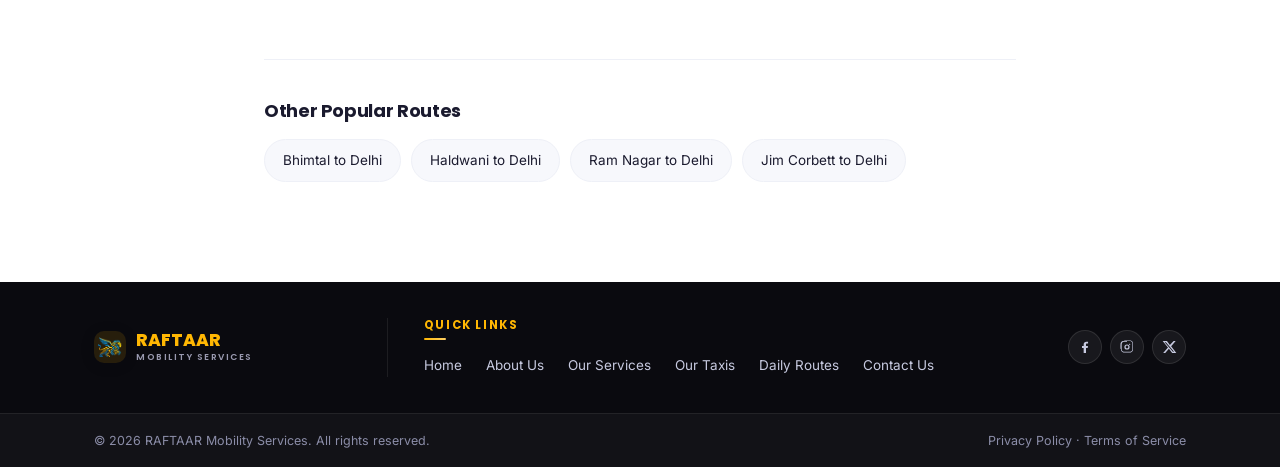
<file: route-almora-to-delhi.html>
<!DOCTYPE html>
<html lang="en">
<head>
<meta charset="UTF-8">
<meta name="viewport" content="width=device-width, initial-scale=1.0">
<title>Almora to Delhi Taxi &mdash; RAFTAAR Mobility Services</title>
<link rel="preconnect" href="https://fonts.googleapis.com">
<link rel="preconnect" href="https://fonts.gstatic.com" crossorigin>
<link href="https://fonts.googleapis.com/css2?family=Poppins:wght@400;500;600;700;800&family=Inter:wght@400;500;600&display=swap" rel="stylesheet">
<link rel="icon" type="image/png" href="images/logo.png">
<link rel="stylesheet" href="style.css">
</head>
<body>

<div class="topbar">
  <div class="container topbar-inner">
    <div class="topbar-msg">Experience the future of travel with our reliable and innovative taxi services!</div>
    <div class="topbar-right">
      <span>Call Us: <a data-phone-link="short" href="#"></a></span>
      <span>Email Us: <a data-email-link href="#"></a></span>
    </div>
  </div>
</div>

<header class="navbar">
  <div class="container nav-inner">
    <a href="index.html" class="brand">
      <img src="images/logo.png" alt="RAFTAAR Mobility Services logo" class="brand-icon">
      <span class="brand-text">RAFTAAR<br><small>MOBILITY SERVICES</small></span>
    </a>
    <nav class="nav-links" id="navLinks">
      <a href="index.html#home">Home</a>
      <a href="index.html#about">About Us</a>
      <a href="index.html#services">Our Services</a>
      <a href="index.html#taxis">Our Taxi</a>
      <a href="index.html#routes" class="active">Daily Routes</a>
      <a href="index.html#contact">Contact Us</a>
    </nav>
    <button class="hamburger" id="hamburger">&#9776;</button>
  </div>
</header>

<section class="route-banner" style="background-image:linear-gradient(135deg,rgba(15,20,66,.88),rgba(15,20,66,.72) 55%,rgba(15,20,66,.92)),url('images/route-almora.jpg')">
  <div class="container">
    <p class="route-breadcrumb"><a href="index.html">Home</a> &rsaquo; <a href="index.html#routes">Daily Routes</a> &rsaquo; Almora to Delhi</p>
    <p class="eyebrow">Outstation Route</p>
    <h1>Almora to Delhi Taxi Service</h1>
    <div class="route-stats">
      <div class="route-stat"><span>Distance</span><strong>~360&ndash;390 km</strong></div>
      <div class="route-stat"><span>Duration</span><strong>8.5&ndash;11 hrs</strong></div>
      <div class="route-stat"><span>Via</span><strong>NH9, Haldwani or Ranikhet</strong></div>
      <div class="route-stat"><span>Availability</span><strong>Both ways, daily</strong></div>
    </div>
  </div>
</section>

<section class="route-page">
  <div class="container route-content">

    <h2>About This Route</h2>
    <p>Almora is a culturally rich Kumaon hill town perched on a horseshoe-shaped ridge, known for sweeping Himalayan views, old temples, and a relaxed pace compared to busier hill stations nearby. RAFTAAR runs comfortable taxis between Almora and Delhi, covering roughly 360&ndash;390 km in 8.5 to 11 hours depending on the route and hill traffic near the destination.</p>

    <h2>Route &amp; Road Conditions</h2>
    <p>There are two common ways up: via Haldwani on NH9 (around 365 km, the faster option), or via Ramnagar and Ranikhet (around 390 km, longer but more scenic). Both routes pass through Nainital's catchment area, roughly the halfway point of the journey, before the final climb into Almora. Our drivers choose the better option on the day based on weather and traffic.</p>

    <h2>Places Along the Way &amp; Nearby</h2>
    <ul>
      <li>Kasar Devi Temple, known for its panoramic valley views</li>
      <li>Bright End Corner, a popular sunset viewpoint</li>
      <li>Chitai Golu Devta Temple, famous for its bells of justice</li>
      <li>Zero Point (Kalimat), with clear views of the Himalayan range on a good day</li>
      <li>A natural stopover near Nainital en route, if you'd like to break the journey</li>
    </ul>

    <h2>Why Book With RAFTAAR</h2>
    <ul>
      <li>Well-maintained sedans and SUVs suited for long hill drives</li>
      <li>Experienced drivers familiar with both the Haldwani and Ranikhet routes</li>
      <li>Transparent fares &mdash; no hidden charges for tolls or parking at drop-off</li>
      <li>Flexible pickup from your home, hotel, or Delhi airport</li>
    </ul>

    <div class="route-cta">
      <p>Ready to book your Almora &harr; Delhi taxi?</p>
      <a href="#" data-wa-link data-wa-msg="Hi, I'd like to book a taxi for the Almora to Delhi route. Could you share the fare and available timings?" target="_blank" rel="noopener" class="btn btn-primary">Get Fare on WhatsApp</a>
    </div>

    <p><em>Fares vary with vehicle type, season, and exact pickup location &mdash; message us on WhatsApp or call for an up-to-date quote.</em></p>

    <div class="route-related">
      <h3>Other Popular Routes</h3>
      <div class="route-related-list">
        <a href="route-bhimtal-to-delhi.html">Bhimtal to Delhi</a>
        <a href="route-haldwani-to-delhi.html">Haldwani to Delhi</a>
        <a href="route-ramnagar-to-delhi.html">Ram Nagar to Delhi</a>
        <a href="route-jim-corbett-to-delhi.html">Jim Corbett to Delhi</a>
      </div>
    </div>

  </div>
</section>

<a href="#" data-wa-link target="_blank" rel="noopener" class="whatsapp-btn" aria-label="Chat on WhatsApp">
  <svg viewBox="0 0 32 32" width="30" height="30" fill="#fff"><path d="M16.001 3C9.373 3 4 8.373 4 15c0 2.366.695 4.566 1.89 6.42L4 29l7.76-1.84A11.93 11.93 0 0 0 16 27c6.627 0 12-5.373 12-12S22.628 3 16.001 3Zm0 21.6c-1.98 0-3.82-.57-5.37-1.56l-.384-.24-4.61 1.09 1.11-4.49-.25-.39A9.57 9.57 0 0 1 5.4 15C5.4 9.147 10.147 4.4 16 4.4S26.6 9.147 26.6 15 21.853 24.6 16.001 24.6Zm5.46-7.19c-.3-.15-1.77-.87-2.04-.97-.27-.1-.47-.15-.67.15-.2.3-.77.97-.94 1.17-.17.2-.35.22-.65.07-.3-.15-1.26-.46-2.4-1.47-.89-.79-1.48-1.76-1.66-2.06-.17-.3-.02-.46.13-.61.14-.14.3-.35.45-.52.15-.17.2-.3.3-.5.1-.2.05-.37-.02-.52-.07-.15-.67-1.62-.92-2.22-.24-.58-.49-.5-.67-.51-.17-.01-.37-.01-.57-.01s-.52.07-.8.37c-.27.3-1.04 1.02-1.04 2.49s1.07 2.89 1.22 3.09c.15.2 2.1 3.2 5.09 4.49.71.31 1.27.49 1.7.63.72.23 1.37.2 1.88.12.57-.08 1.77-.72 2.02-1.42.25-.7.25-1.3.17-1.42-.07-.12-.27-.2-.57-.35Z"/></svg>
</a>

<footer class="footer">
  <div class="container footer-main">
    <a href="index.html#home" class="brand footer-logo">
      <img src="images/logo.png" alt="RAFTAAR Mobility Services logo" class="brand-icon">
      <span class="brand-text">RAFTAAR<br><small>MOBILITY SERVICES</small></span>
    </a>

    <div class="footer-quicklinks">
      <h4>Quick Links</h4>
      <nav class="footer-nav">
        <a href="index.html#home">Home</a>
        <a href="index.html#about">About Us</a>
        <a href="index.html#services">Our Services</a>
        <a href="index.html#taxis">Our Taxis</a>
        <a href="index.html#routes">Daily Routes</a>
        <a href="index.html#contact">Contact Us</a>
      </nav>
    </div>

    <div class="footer-social">
      <a href="#" aria-label="Facebook"><svg viewBox="0 0 24 24" width="16" height="16" fill="currentColor"><path d="M13.5 21v-7.5h2.5l.5-3h-3V8.3c0-.87.24-1.46 1.5-1.46H16.6V4.14C16.3 4.1 15.3 4 14.1 4c-2.4 0-4.1 1.47-4.1 4.17v2.33H7.5v3H10V21h3.5Z"/></svg></a>
      <a href="#" aria-label="Instagram"><svg viewBox="0 0 24 24" width="16" height="16" fill="currentColor"><path d="M12 2.2c2.7 0 3 .01 4.1.06 1.1.05 1.8.22 2.2.37.55.2.95.46 1.37.88.42.42.68.82.88 1.37.15.4.32 1.1.37 2.2.05 1.1.06 1.4.06 4.1s-.01 3-.06 4.1c-.05 1.1-.22 1.8-.37 2.2-.2.55-.46.95-.88 1.37-.42.42-.82.68-1.37.88-.4.15-1.1.32-2.2.37-1.1.05-1.4.06-4.1.06s-3-.01-4.1-.06c-1.1-.05-1.8-.22-2.2-.37a3.7 3.7 0 0 1-1.37-.88 3.7 3.7 0 0 1-.88-1.37c-.15-.4-.32-1.1-.37-2.2C2.21 15 2.2 14.7 2.2 12s.01-3 .06-4.1c.05-1.1.22-1.8.37-2.2.2-.55.46-.95.88-1.37.42-.42.82-.68 1.37-.88.4-.15 1.1-.32 2.2-.37C8.2 2.21 8.5 2.2 12 2.2Zm0 1.8c-2.65 0-2.96.01-4.01.06-.95.04-1.46.2-1.8.33-.45.17-.78.38-1.12.72-.34.34-.55.67-.72 1.12-.13.34-.29.85-.33 1.8C4 8.04 3.99 8.35 3.99 11s.01 2.96.06 4.01c.04.95.2 1.46.33 1.8.17.45.38.78.72 1.12.34.34.67.55 1.12.72.34.13.85.29 1.8.33 1.05.05 1.36.06 4.01.06s2.96-.01 4.01-.06c.95-.04 1.46-.2 1.8-.33.45-.17.78-.38 1.12-.72.34-.34.55-.67.72-1.12.13-.34.29-.85.33-1.8.05-1.05.06-1.36.06-4.01s-.01-2.96-.06-4.01c-.04-.95-.2-1.46-.33-1.8a3 3 0 0 0-.72-1.12 3 3 0 0 0-1.12-.72c-.34-.13-.85-.29-1.8-.33-1.05-.05-1.36-.06-4.01-.06Zm0 4.1a3.9 3.9 0 1 1 0 7.8 3.9 3.9 0 0 1 0-7.8Zm0 1.8a2.1 2.1 0 1 0 0 4.2 2.1 2.1 0 0 0 0-4.2Zm4.96-1.98a.91.91 0 1 1-1.82 0 .91.91 0 0 1 1.82 0Z"/></svg></a>
      <a href="#" aria-label="Twitter"><svg viewBox="0 0 24 24" width="16" height="16" fill="currentColor"><path d="M18.9 3h3.1l-6.77 7.74L23 21h-6.24l-4.88-6.39L6.3 21H3.2l7.24-8.28L2.5 3h6.4l4.4 5.84L18.9 3Zm-1.09 16.17h1.72L7.3 4.73H5.45l12.36 14.44Z"/></svg></a>
    </div>
  </div>

  <div class="bottom-bar">
    <div class="container bottom-bar-inner">
      <span>&copy; 2026 RAFTAAR Mobility Services. All rights reserved.</span>
      <span class="bottom-bar-links"><a href="privacy-policy.html">Privacy Policy</a> &middot; <a href="terms-of-service.html">Terms of Service</a></span>
    </div>
  </div>
</footer>

<script src="config.js"></script>
<script src="script.js"></script>
</body>
</html>
</file>
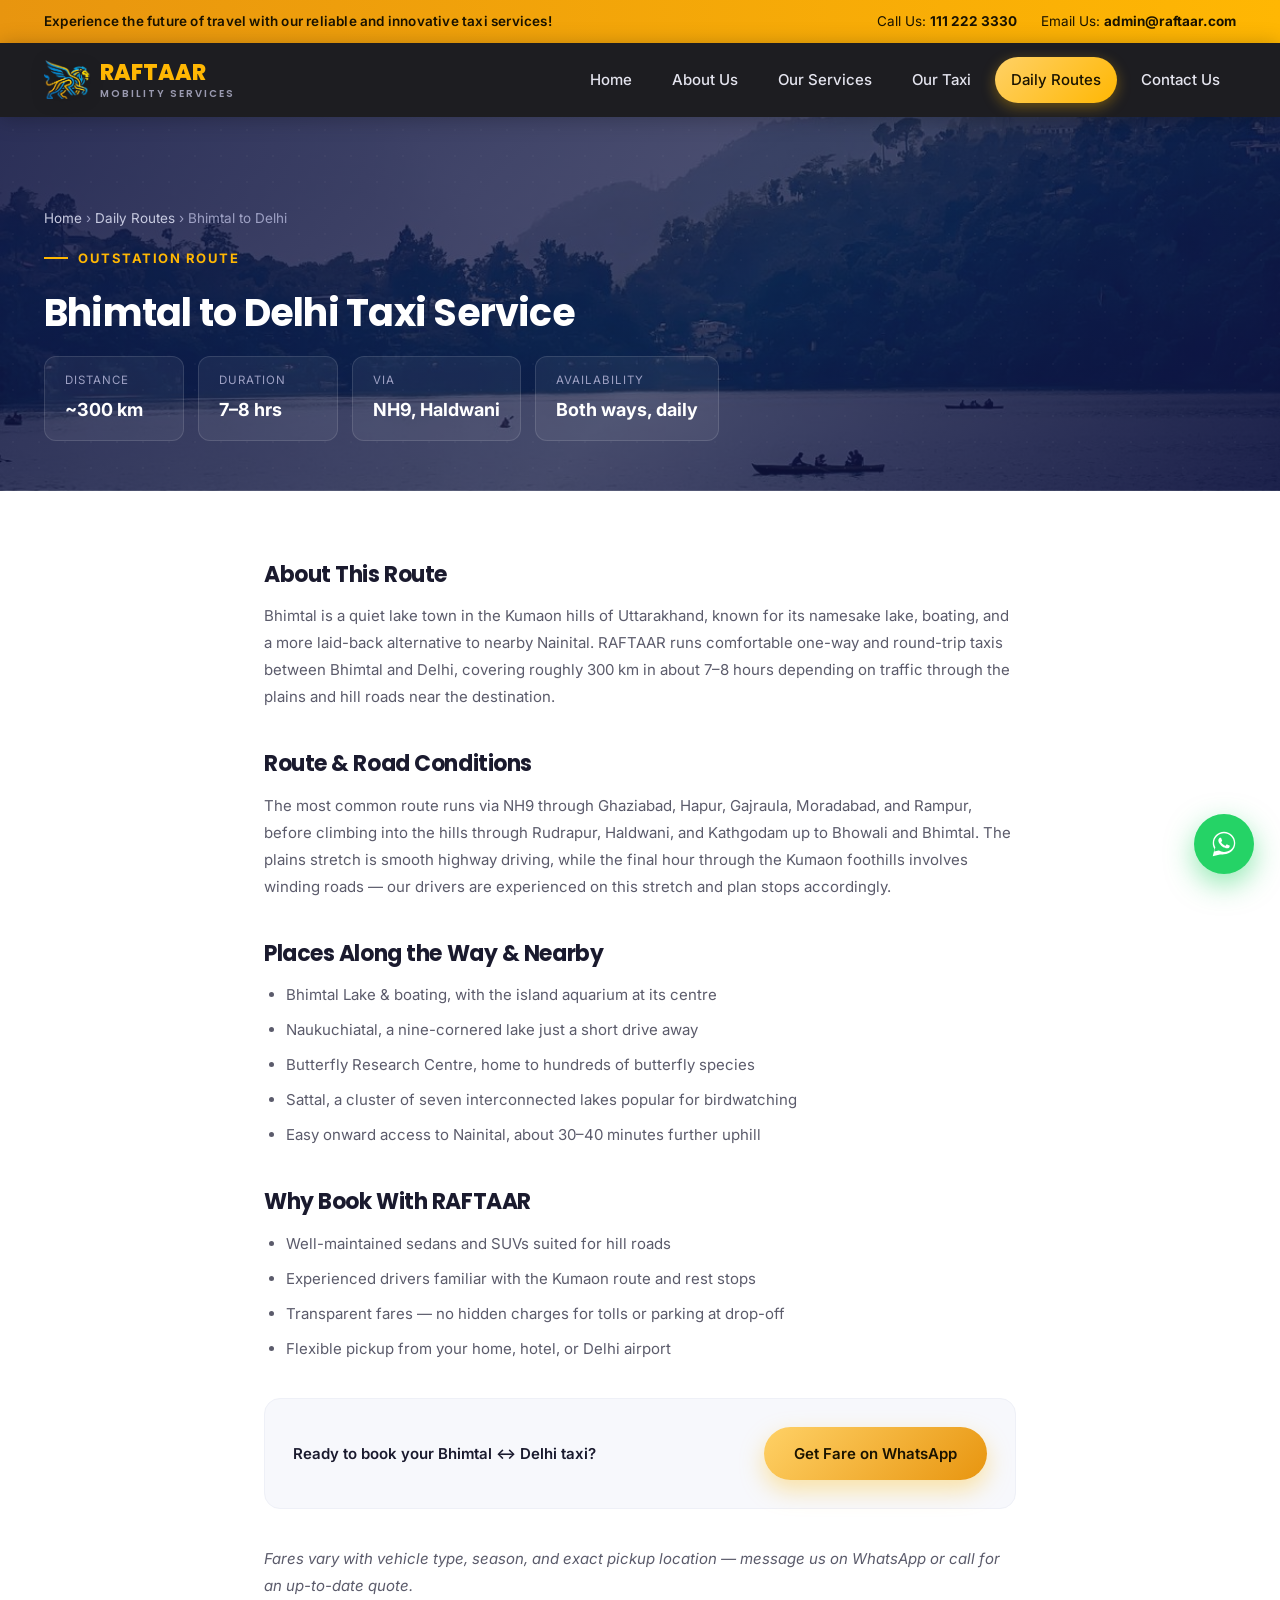
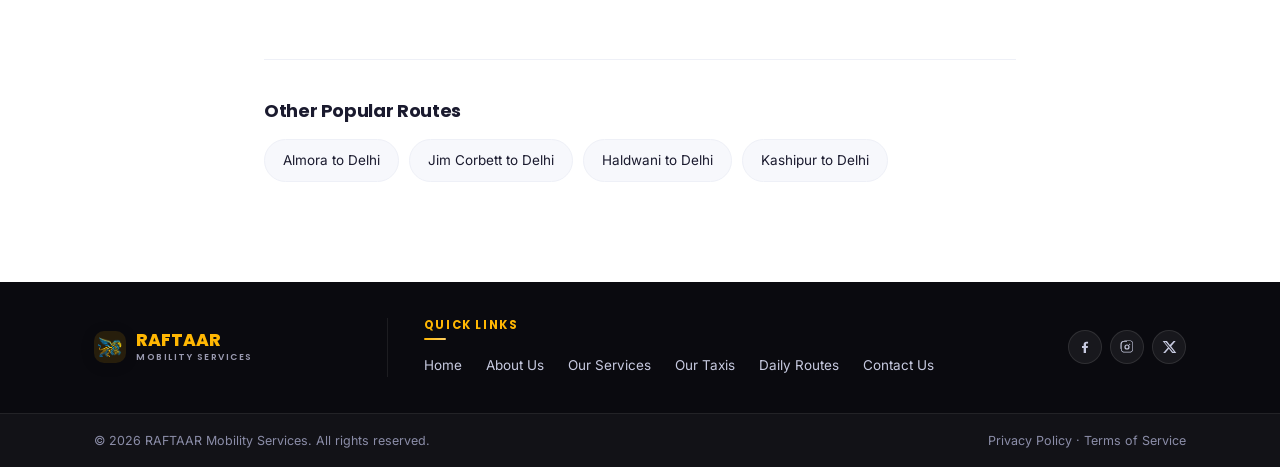
<file: route-bhimtal-to-delhi.html>
<!DOCTYPE html>
<html lang="en">
<head>
<meta charset="UTF-8">
<meta name="viewport" content="width=device-width, initial-scale=1.0">
<title>Bhimtal to Delhi Taxi &mdash; RAFTAAR Mobility Services</title>
<link rel="preconnect" href="https://fonts.googleapis.com">
<link rel="preconnect" href="https://fonts.gstatic.com" crossorigin>
<link href="https://fonts.googleapis.com/css2?family=Poppins:wght@400;500;600;700;800&family=Inter:wght@400;500;600&display=swap" rel="stylesheet">
<link rel="icon" type="image/png" href="images/logo.png">
<link rel="stylesheet" href="style.css">
</head>
<body>

<div class="topbar">
  <div class="container topbar-inner">
    <div class="topbar-msg">Experience the future of travel with our reliable and innovative taxi services!</div>
    <div class="topbar-right">
      <span>Call Us: <a data-phone-link="short" href="#"></a></span>
      <span>Email Us: <a data-email-link href="#"></a></span>
    </div>
  </div>
</div>

<header class="navbar">
  <div class="container nav-inner">
    <a href="index.html" class="brand">
      <img src="images/logo.png" alt="RAFTAAR Mobility Services logo" class="brand-icon">
      <span class="brand-text">RAFTAAR<br><small>MOBILITY SERVICES</small></span>
    </a>
    <nav class="nav-links" id="navLinks">
      <a href="index.html#home">Home</a>
      <a href="index.html#about">About Us</a>
      <a href="index.html#services">Our Services</a>
      <a href="index.html#taxis">Our Taxi</a>
      <a href="index.html#routes" class="active">Daily Routes</a>
      <a href="index.html#contact">Contact Us</a>
    </nav>
    <button class="hamburger" id="hamburger">&#9776;</button>
  </div>
</header>

<section class="route-banner" style="background-image:linear-gradient(135deg,rgba(15,20,66,.88),rgba(15,20,66,.72) 55%,rgba(15,20,66,.92)),url('images/route-bhimtal.jpg')">
  <div class="container">
    <p class="route-breadcrumb"><a href="index.html">Home</a> &rsaquo; <a href="index.html#routes">Daily Routes</a> &rsaquo; Bhimtal to Delhi</p>
    <p class="eyebrow">Outstation Route</p>
    <h1>Bhimtal to Delhi Taxi Service</h1>
    <div class="route-stats">
      <div class="route-stat"><span>Distance</span><strong>~300 km</strong></div>
      <div class="route-stat"><span>Duration</span><strong>7&ndash;8 hrs</strong></div>
      <div class="route-stat"><span>Via</span><strong>NH9, Haldwani</strong></div>
      <div class="route-stat"><span>Availability</span><strong>Both ways, daily</strong></div>
    </div>
  </div>
</section>

<section class="route-page">
  <div class="container route-content">

    <h2>About This Route</h2>
    <p>Bhimtal is a quiet lake town in the Kumaon hills of Uttarakhand, known for its namesake lake, boating, and a more laid-back alternative to nearby Nainital. RAFTAAR runs comfortable one-way and round-trip taxis between Bhimtal and Delhi, covering roughly 300 km in about 7&ndash;8 hours depending on traffic through the plains and hill roads near the destination.</p>

    <h2>Route &amp; Road Conditions</h2>
    <p>The most common route runs via NH9 through Ghaziabad, Hapur, Gajraula, Moradabad, and Rampur, before climbing into the hills through Rudrapur, Haldwani, and Kathgodam up to Bhowali and Bhimtal. The plains stretch is smooth highway driving, while the final hour through the Kumaon foothills involves winding roads &mdash; our drivers are experienced on this stretch and plan stops accordingly.</p>

    <h2>Places Along the Way &amp; Nearby</h2>
    <ul>
      <li>Bhimtal Lake &amp; boating, with the island aquarium at its centre</li>
      <li>Naukuchiatal, a nine-cornered lake just a short drive away</li>
      <li>Butterfly Research Centre, home to hundreds of butterfly species</li>
      <li>Sattal, a cluster of seven interconnected lakes popular for birdwatching</li>
      <li>Easy onward access to Nainital, about 30&ndash;40 minutes further uphill</li>
    </ul>

    <h2>Why Book With RAFTAAR</h2>
    <ul>
      <li>Well-maintained sedans and SUVs suited for hill roads</li>
      <li>Experienced drivers familiar with the Kumaon route and rest stops</li>
      <li>Transparent fares &mdash; no hidden charges for tolls or parking at drop-off</li>
      <li>Flexible pickup from your home, hotel, or Delhi airport</li>
    </ul>

    <div class="route-cta">
      <p>Ready to book your Bhimtal &harr; Delhi taxi?</p>
      <a href="#" data-wa-link data-wa-msg="Hi, I'd like to book a taxi for the Bhimtal to Delhi route. Could you share the fare and available timings?" target="_blank" rel="noopener" class="btn btn-primary">Get Fare on WhatsApp</a>
    </div>

    <p><em>Fares vary with vehicle type, season, and exact pickup location &mdash; message us on WhatsApp or call for an up-to-date quote.</em></p>

    <div class="route-related">
      <h3>Other Popular Routes</h3>
      <div class="route-related-list">
        <a href="route-almora-to-delhi.html">Almora to Delhi</a>
        <a href="route-jim-corbett-to-delhi.html">Jim Corbett to Delhi</a>
        <a href="route-haldwani-to-delhi.html">Haldwani to Delhi</a>
        <a href="route-kashipur-to-delhi.html">Kashipur to Delhi</a>
      </div>
    </div>

  </div>
</section>

<a href="#" data-wa-link target="_blank" rel="noopener" class="whatsapp-btn" aria-label="Chat on WhatsApp">
  <svg viewBox="0 0 32 32" width="30" height="30" fill="#fff"><path d="M16.001 3C9.373 3 4 8.373 4 15c0 2.366.695 4.566 1.89 6.42L4 29l7.76-1.84A11.93 11.93 0 0 0 16 27c6.627 0 12-5.373 12-12S22.628 3 16.001 3Zm0 21.6c-1.98 0-3.82-.57-5.37-1.56l-.384-.24-4.61 1.09 1.11-4.49-.25-.39A9.57 9.57 0 0 1 5.4 15C5.4 9.147 10.147 4.4 16 4.4S26.6 9.147 26.6 15 21.853 24.6 16.001 24.6Zm5.46-7.19c-.3-.15-1.77-.87-2.04-.97-.27-.1-.47-.15-.67.15-.2.3-.77.97-.94 1.17-.17.2-.35.22-.65.07-.3-.15-1.26-.46-2.4-1.47-.89-.79-1.48-1.76-1.66-2.06-.17-.3-.02-.46.13-.61.14-.14.3-.35.45-.52.15-.17.2-.3.3-.5.1-.2.05-.37-.02-.52-.07-.15-.67-1.62-.92-2.22-.24-.58-.49-.5-.67-.51-.17-.01-.37-.01-.57-.01s-.52.07-.8.37c-.27.3-1.04 1.02-1.04 2.49s1.07 2.89 1.22 3.09c.15.2 2.1 3.2 5.09 4.49.71.31 1.27.49 1.7.63.72.23 1.37.2 1.88.12.57-.08 1.77-.72 2.02-1.42.25-.7.25-1.3.17-1.42-.07-.12-.27-.2-.57-.35Z"/></svg>
</a>

<footer class="footer">
  <div class="container footer-main">
    <a href="index.html#home" class="brand footer-logo">
      <img src="images/logo.png" alt="RAFTAAR Mobility Services logo" class="brand-icon">
      <span class="brand-text">RAFTAAR<br><small>MOBILITY SERVICES</small></span>
    </a>

    <div class="footer-quicklinks">
      <h4>Quick Links</h4>
      <nav class="footer-nav">
        <a href="index.html#home">Home</a>
        <a href="index.html#about">About Us</a>
        <a href="index.html#services">Our Services</a>
        <a href="index.html#taxis">Our Taxis</a>
        <a href="index.html#routes">Daily Routes</a>
        <a href="index.html#contact">Contact Us</a>
      </nav>
    </div>

    <div class="footer-social">
      <a href="#" aria-label="Facebook"><svg viewBox="0 0 24 24" width="16" height="16" fill="currentColor"><path d="M13.5 21v-7.5h2.5l.5-3h-3V8.3c0-.87.24-1.46 1.5-1.46H16.6V4.14C16.3 4.1 15.3 4 14.1 4c-2.4 0-4.1 1.47-4.1 4.17v2.33H7.5v3H10V21h3.5Z"/></svg></a>
      <a href="#" aria-label="Instagram"><svg viewBox="0 0 24 24" width="16" height="16" fill="currentColor"><path d="M12 2.2c2.7 0 3 .01 4.1.06 1.1.05 1.8.22 2.2.37.55.2.95.46 1.37.88.42.42.68.82.88 1.37.15.4.32 1.1.37 2.2.05 1.1.06 1.4.06 4.1s-.01 3-.06 4.1c-.05 1.1-.22 1.8-.37 2.2-.2.55-.46.95-.88 1.37-.42.42-.82.68-1.37.88-.4.15-1.1.32-2.2.37-1.1.05-1.4.06-4.1.06s-3-.01-4.1-.06c-1.1-.05-1.8-.22-2.2-.37a3.7 3.7 0 0 1-1.37-.88 3.7 3.7 0 0 1-.88-1.37c-.15-.4-.32-1.1-.37-2.2C2.21 15 2.2 14.7 2.2 12s.01-3 .06-4.1c.05-1.1.22-1.8.37-2.2.2-.55.46-.95.88-1.37.42-.42.82-.68 1.37-.88.4-.15 1.1-.32 2.2-.37C8.2 2.21 8.5 2.2 12 2.2Zm0 1.8c-2.65 0-2.96.01-4.01.06-.95.04-1.46.2-1.8.33-.45.17-.78.38-1.12.72-.34.34-.55.67-.72 1.12-.13.34-.29.85-.33 1.8C4 8.04 3.99 8.35 3.99 11s.01 2.96.06 4.01c.04.95.2 1.46.33 1.8.17.45.38.78.72 1.12.34.34.67.55 1.12.72.34.13.85.29 1.8.33 1.05.05 1.36.06 4.01.06s2.96-.01 4.01-.06c.95-.04 1.46-.2 1.8-.33.45-.17.78-.38 1.12-.72.34-.34.55-.67.72-1.12.13-.34.29-.85.33-1.8.05-1.05.06-1.36.06-4.01s-.01-2.96-.06-4.01c-.04-.95-.2-1.46-.33-1.8a3 3 0 0 0-.72-1.12 3 3 0 0 0-1.12-.72c-.34-.13-.85-.29-1.8-.33-1.05-.05-1.36-.06-4.01-.06Zm0 4.1a3.9 3.9 0 1 1 0 7.8 3.9 3.9 0 0 1 0-7.8Zm0 1.8a2.1 2.1 0 1 0 0 4.2 2.1 2.1 0 0 0 0-4.2Zm4.96-1.98a.91.91 0 1 1-1.82 0 .91.91 0 0 1 1.82 0Z"/></svg></a>
      <a href="#" aria-label="Twitter"><svg viewBox="0 0 24 24" width="16" height="16" fill="currentColor"><path d="M18.9 3h3.1l-6.77 7.74L23 21h-6.24l-4.88-6.39L6.3 21H3.2l7.24-8.28L2.5 3h6.4l4.4 5.84L18.9 3Zm-1.09 16.17h1.72L7.3 4.73H5.45l12.36 14.44Z"/></svg></a>
    </div>
  </div>

  <div class="bottom-bar">
    <div class="container bottom-bar-inner">
      <span>&copy; 2026 RAFTAAR Mobility Services. All rights reserved.</span>
      <span class="bottom-bar-links"><a href="privacy-policy.html">Privacy Policy</a> &middot; <a href="terms-of-service.html">Terms of Service</a></span>
    </div>
  </div>
</footer>

<script src="config.js"></script>
<script src="script.js"></script>
</body>
</html>
</file>
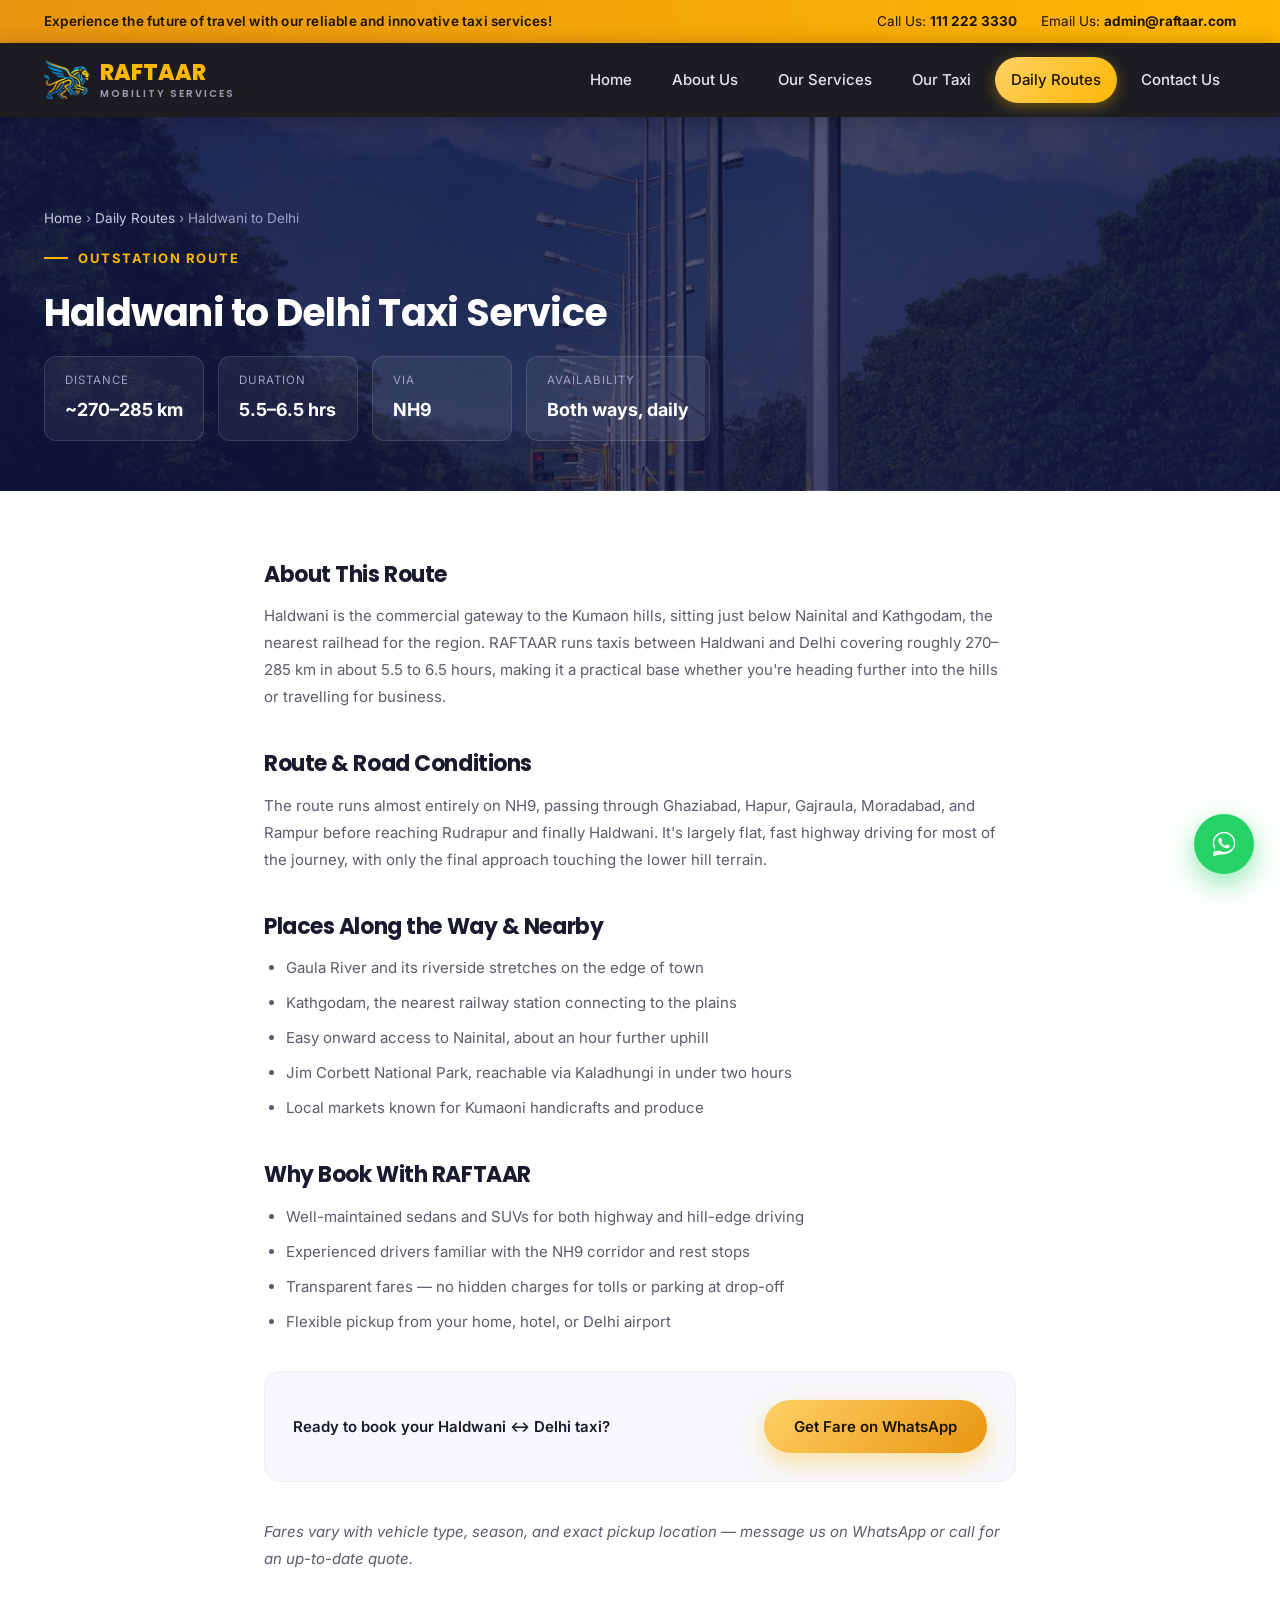
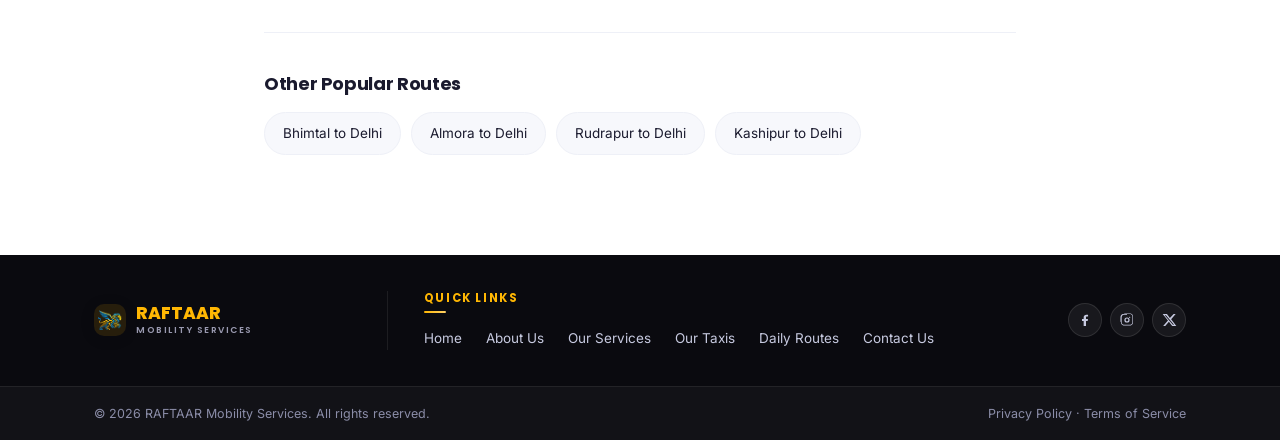
<file: route-haldwani-to-delhi.html>
<!DOCTYPE html>
<html lang="en">
<head>
<meta charset="UTF-8">
<meta name="viewport" content="width=device-width, initial-scale=1.0">
<title>Haldwani to Delhi Taxi &mdash; RAFTAAR Mobility Services</title>
<link rel="preconnect" href="https://fonts.googleapis.com">
<link rel="preconnect" href="https://fonts.gstatic.com" crossorigin>
<link href="https://fonts.googleapis.com/css2?family=Poppins:wght@400;500;600;700;800&family=Inter:wght@400;500;600&display=swap" rel="stylesheet">
<link rel="icon" type="image/png" href="images/logo.png">
<link rel="stylesheet" href="style.css">
</head>
<body>

<div class="topbar">
  <div class="container topbar-inner">
    <div class="topbar-msg">Experience the future of travel with our reliable and innovative taxi services!</div>
    <div class="topbar-right">
      <span>Call Us: <a data-phone-link="short" href="#"></a></span>
      <span>Email Us: <a data-email-link href="#"></a></span>
    </div>
  </div>
</div>

<header class="navbar">
  <div class="container nav-inner">
    <a href="index.html" class="brand">
      <img src="images/logo.png" alt="RAFTAAR Mobility Services logo" class="brand-icon">
      <span class="brand-text">RAFTAAR<br><small>MOBILITY SERVICES</small></span>
    </a>
    <nav class="nav-links" id="navLinks">
      <a href="index.html#home">Home</a>
      <a href="index.html#about">About Us</a>
      <a href="index.html#services">Our Services</a>
      <a href="index.html#taxis">Our Taxi</a>
      <a href="index.html#routes" class="active">Daily Routes</a>
      <a href="index.html#contact">Contact Us</a>
    </nav>
    <button class="hamburger" id="hamburger">&#9776;</button>
  </div>
</header>

<section class="route-banner" style="background-image:linear-gradient(135deg,rgba(15,20,66,.88),rgba(15,20,66,.72) 55%,rgba(15,20,66,.92)),url('images/route-haldwani.jpg')">
  <div class="container">
    <p class="route-breadcrumb"><a href="index.html">Home</a> &rsaquo; <a href="index.html#routes">Daily Routes</a> &rsaquo; Haldwani to Delhi</p>
    <p class="eyebrow">Outstation Route</p>
    <h1>Haldwani to Delhi Taxi Service</h1>
    <div class="route-stats">
      <div class="route-stat"><span>Distance</span><strong>~270&ndash;285 km</strong></div>
      <div class="route-stat"><span>Duration</span><strong>5.5&ndash;6.5 hrs</strong></div>
      <div class="route-stat"><span>Via</span><strong>NH9</strong></div>
      <div class="route-stat"><span>Availability</span><strong>Both ways, daily</strong></div>
    </div>
  </div>
</section>

<section class="route-page">
  <div class="container route-content">

    <h2>About This Route</h2>
    <p>Haldwani is the commercial gateway to the Kumaon hills, sitting just below Nainital and Kathgodam, the nearest railhead for the region. RAFTAAR runs taxis between Haldwani and Delhi covering roughly 270&ndash;285 km in about 5.5 to 6.5 hours, making it a practical base whether you're heading further into the hills or travelling for business.</p>

    <h2>Route &amp; Road Conditions</h2>
    <p>The route runs almost entirely on NH9, passing through Ghaziabad, Hapur, Gajraula, Moradabad, and Rampur before reaching Rudrapur and finally Haldwani. It's largely flat, fast highway driving for most of the journey, with only the final approach touching the lower hill terrain.</p>

    <h2>Places Along the Way &amp; Nearby</h2>
    <ul>
      <li>Gaula River and its riverside stretches on the edge of town</li>
      <li>Kathgodam, the nearest railway station connecting to the plains</li>
      <li>Easy onward access to Nainital, about an hour further uphill</li>
      <li>Jim Corbett National Park, reachable via Kaladhungi in under two hours</li>
      <li>Local markets known for Kumaoni handicrafts and produce</li>
    </ul>

    <h2>Why Book With RAFTAAR</h2>
    <ul>
      <li>Well-maintained sedans and SUVs for both highway and hill-edge driving</li>
      <li>Experienced drivers familiar with the NH9 corridor and rest stops</li>
      <li>Transparent fares &mdash; no hidden charges for tolls or parking at drop-off</li>
      <li>Flexible pickup from your home, hotel, or Delhi airport</li>
    </ul>

    <div class="route-cta">
      <p>Ready to book your Haldwani &harr; Delhi taxi?</p>
      <a href="#" data-wa-link data-wa-msg="Hi, I'd like to book a taxi for the Haldwani to Delhi route. Could you share the fare and available timings?" target="_blank" rel="noopener" class="btn btn-primary">Get Fare on WhatsApp</a>
    </div>

    <p><em>Fares vary with vehicle type, season, and exact pickup location &mdash; message us on WhatsApp or call for an up-to-date quote.</em></p>

    <div class="route-related">
      <h3>Other Popular Routes</h3>
      <div class="route-related-list">
        <a href="route-bhimtal-to-delhi.html">Bhimtal to Delhi</a>
        <a href="route-almora-to-delhi.html">Almora to Delhi</a>
        <a href="route-rudrapur-to-delhi.html">Rudrapur to Delhi</a>
        <a href="route-kashipur-to-delhi.html">Kashipur to Delhi</a>
      </div>
    </div>

  </div>
</section>

<a href="#" data-wa-link target="_blank" rel="noopener" class="whatsapp-btn" aria-label="Chat on WhatsApp">
  <svg viewBox="0 0 32 32" width="30" height="30" fill="#fff"><path d="M16.001 3C9.373 3 4 8.373 4 15c0 2.366.695 4.566 1.89 6.42L4 29l7.76-1.84A11.93 11.93 0 0 0 16 27c6.627 0 12-5.373 12-12S22.628 3 16.001 3Zm0 21.6c-1.98 0-3.82-.57-5.37-1.56l-.384-.24-4.61 1.09 1.11-4.49-.25-.39A9.57 9.57 0 0 1 5.4 15C5.4 9.147 10.147 4.4 16 4.4S26.6 9.147 26.6 15 21.853 24.6 16.001 24.6Zm5.46-7.19c-.3-.15-1.77-.87-2.04-.97-.27-.1-.47-.15-.67.15-.2.3-.77.97-.94 1.17-.17.2-.35.22-.65.07-.3-.15-1.26-.46-2.4-1.47-.89-.79-1.48-1.76-1.66-2.06-.17-.3-.02-.46.13-.61.14-.14.3-.35.45-.52.15-.17.2-.3.3-.5.1-.2.05-.37-.02-.52-.07-.15-.67-1.62-.92-2.22-.24-.58-.49-.5-.67-.51-.17-.01-.37-.01-.57-.01s-.52.07-.8.37c-.27.3-1.04 1.02-1.04 2.49s1.07 2.89 1.22 3.09c.15.2 2.1 3.2 5.09 4.49.71.31 1.27.49 1.7.63.72.23 1.37.2 1.88.12.57-.08 1.77-.72 2.02-1.42.25-.7.25-1.3.17-1.42-.07-.12-.27-.2-.57-.35Z"/></svg>
</a>

<footer class="footer">
  <div class="container footer-main">
    <a href="index.html#home" class="brand footer-logo">
      <img src="images/logo.png" alt="RAFTAAR Mobility Services logo" class="brand-icon">
      <span class="brand-text">RAFTAAR<br><small>MOBILITY SERVICES</small></span>
    </a>

    <div class="footer-quicklinks">
      <h4>Quick Links</h4>
      <nav class="footer-nav">
        <a href="index.html#home">Home</a>
        <a href="index.html#about">About Us</a>
        <a href="index.html#services">Our Services</a>
        <a href="index.html#taxis">Our Taxis</a>
        <a href="index.html#routes">Daily Routes</a>
        <a href="index.html#contact">Contact Us</a>
      </nav>
    </div>

    <div class="footer-social">
      <a href="#" aria-label="Facebook"><svg viewBox="0 0 24 24" width="16" height="16" fill="currentColor"><path d="M13.5 21v-7.5h2.5l.5-3h-3V8.3c0-.87.24-1.46 1.5-1.46H16.6V4.14C16.3 4.1 15.3 4 14.1 4c-2.4 0-4.1 1.47-4.1 4.17v2.33H7.5v3H10V21h3.5Z"/></svg></a>
      <a href="#" aria-label="Instagram"><svg viewBox="0 0 24 24" width="16" height="16" fill="currentColor"><path d="M12 2.2c2.7 0 3 .01 4.1.06 1.1.05 1.8.22 2.2.37.55.2.95.46 1.37.88.42.42.68.82.88 1.37.15.4.32 1.1.37 2.2.05 1.1.06 1.4.06 4.1s-.01 3-.06 4.1c-.05 1.1-.22 1.8-.37 2.2-.2.55-.46.95-.88 1.37-.42.42-.82.68-1.37.88-.4.15-1.1.32-2.2.37-1.1.05-1.4.06-4.1.06s-3-.01-4.1-.06c-1.1-.05-1.8-.22-2.2-.37a3.7 3.7 0 0 1-1.37-.88 3.7 3.7 0 0 1-.88-1.37c-.15-.4-.32-1.1-.37-2.2C2.21 15 2.2 14.7 2.2 12s.01-3 .06-4.1c.05-1.1.22-1.8.37-2.2.2-.55.46-.95.88-1.37.42-.42.82-.68 1.37-.88.4-.15 1.1-.32 2.2-.37C8.2 2.21 8.5 2.2 12 2.2Zm0 1.8c-2.65 0-2.96.01-4.01.06-.95.04-1.46.2-1.8.33-.45.17-.78.38-1.12.72-.34.34-.55.67-.72 1.12-.13.34-.29.85-.33 1.8C4 8.04 3.99 8.35 3.99 11s.01 2.96.06 4.01c.04.95.2 1.46.33 1.8.17.45.38.78.72 1.12.34.34.67.55 1.12.72.34.13.85.29 1.8.33 1.05.05 1.36.06 4.01.06s2.96-.01 4.01-.06c.95-.04 1.46-.2 1.8-.33.45-.17.78-.38 1.12-.72.34-.34.55-.67.72-1.12.13-.34.29-.85.33-1.8.05-1.05.06-1.36.06-4.01s-.01-2.96-.06-4.01c-.04-.95-.2-1.46-.33-1.8a3 3 0 0 0-.72-1.12 3 3 0 0 0-1.12-.72c-.34-.13-.85-.29-1.8-.33-1.05-.05-1.36-.06-4.01-.06Zm0 4.1a3.9 3.9 0 1 1 0 7.8 3.9 3.9 0 0 1 0-7.8Zm0 1.8a2.1 2.1 0 1 0 0 4.2 2.1 2.1 0 0 0 0-4.2Zm4.96-1.98a.91.91 0 1 1-1.82 0 .91.91 0 0 1 1.82 0Z"/></svg></a>
      <a href="#" aria-label="Twitter"><svg viewBox="0 0 24 24" width="16" height="16" fill="currentColor"><path d="M18.9 3h3.1l-6.77 7.74L23 21h-6.24l-4.88-6.39L6.3 21H3.2l7.24-8.28L2.5 3h6.4l4.4 5.84L18.9 3Zm-1.09 16.17h1.72L7.3 4.73H5.45l12.36 14.44Z"/></svg></a>
    </div>
  </div>

  <div class="bottom-bar">
    <div class="container bottom-bar-inner">
      <span>&copy; 2026 RAFTAAR Mobility Services. All rights reserved.</span>
      <span class="bottom-bar-links"><a href="privacy-policy.html">Privacy Policy</a> &middot; <a href="terms-of-service.html">Terms of Service</a></span>
    </div>
  </div>
</footer>

<script src="config.js"></script>
<script src="script.js"></script>
</body>
</html>
</file>
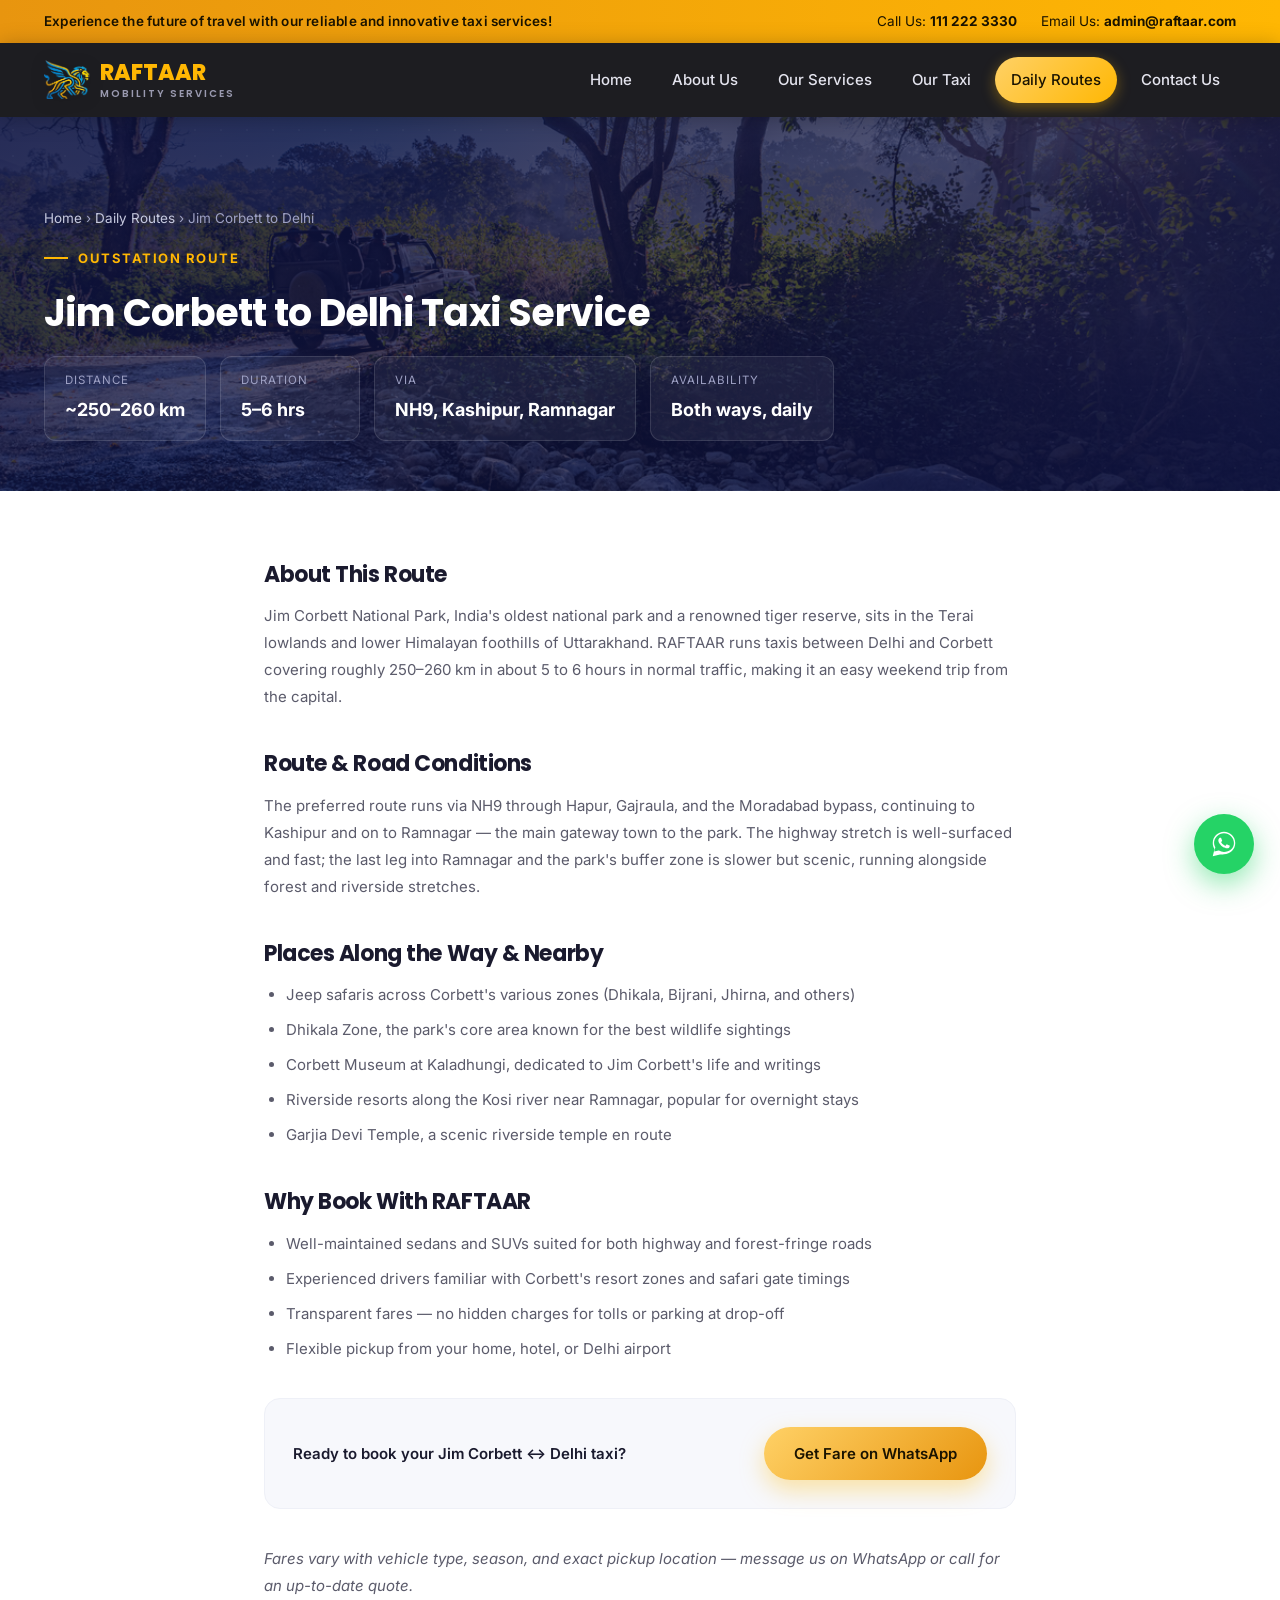
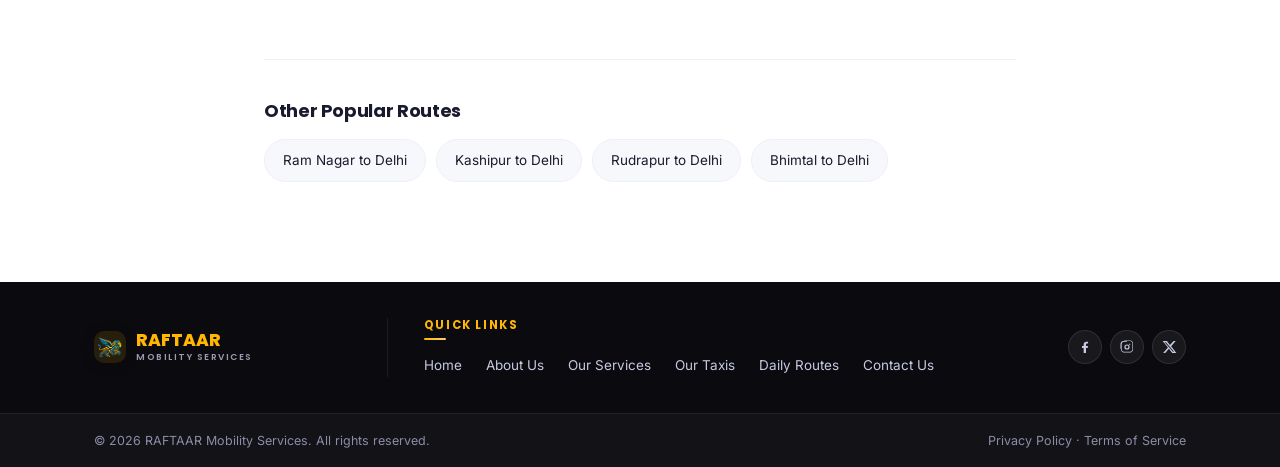
<file: route-jim-corbett-to-delhi.html>
<!DOCTYPE html>
<html lang="en">
<head>
<meta charset="UTF-8">
<meta name="viewport" content="width=device-width, initial-scale=1.0">
<title>Jim Corbett to Delhi Taxi &mdash; RAFTAAR Mobility Services</title>
<link rel="preconnect" href="https://fonts.googleapis.com">
<link rel="preconnect" href="https://fonts.gstatic.com" crossorigin>
<link href="https://fonts.googleapis.com/css2?family=Poppins:wght@400;500;600;700;800&family=Inter:wght@400;500;600&display=swap" rel="stylesheet">
<link rel="icon" type="image/png" href="images/logo.png">
<link rel="stylesheet" href="style.css">
</head>
<body>

<div class="topbar">
  <div class="container topbar-inner">
    <div class="topbar-msg">Experience the future of travel with our reliable and innovative taxi services!</div>
    <div class="topbar-right">
      <span>Call Us: <a data-phone-link="short" href="#"></a></span>
      <span>Email Us: <a data-email-link href="#"></a></span>
    </div>
  </div>
</div>

<header class="navbar">
  <div class="container nav-inner">
    <a href="index.html" class="brand">
      <img src="images/logo.png" alt="RAFTAAR Mobility Services logo" class="brand-icon">
      <span class="brand-text">RAFTAAR<br><small>MOBILITY SERVICES</small></span>
    </a>
    <nav class="nav-links" id="navLinks">
      <a href="index.html#home">Home</a>
      <a href="index.html#about">About Us</a>
      <a href="index.html#services">Our Services</a>
      <a href="index.html#taxis">Our Taxi</a>
      <a href="index.html#routes" class="active">Daily Routes</a>
      <a href="index.html#contact">Contact Us</a>
    </nav>
    <button class="hamburger" id="hamburger">&#9776;</button>
  </div>
</header>

<section class="route-banner" style="background-image:linear-gradient(135deg,rgba(15,20,66,.88),rgba(15,20,66,.72) 55%,rgba(15,20,66,.92)),url('images/route-jimcorbett.png')">
  <div class="container">
    <p class="route-breadcrumb"><a href="index.html">Home</a> &rsaquo; <a href="index.html#routes">Daily Routes</a> &rsaquo; Jim Corbett to Delhi</p>
    <p class="eyebrow">Outstation Route</p>
    <h1>Jim Corbett to Delhi Taxi Service</h1>
    <div class="route-stats">
      <div class="route-stat"><span>Distance</span><strong>~250&ndash;260 km</strong></div>
      <div class="route-stat"><span>Duration</span><strong>5&ndash;6 hrs</strong></div>
      <div class="route-stat"><span>Via</span><strong>NH9, Kashipur, Ramnagar</strong></div>
      <div class="route-stat"><span>Availability</span><strong>Both ways, daily</strong></div>
    </div>
  </div>
</section>

<section class="route-page">
  <div class="container route-content">

    <h2>About This Route</h2>
    <p>Jim Corbett National Park, India's oldest national park and a renowned tiger reserve, sits in the Terai lowlands and lower Himalayan foothills of Uttarakhand. RAFTAAR runs taxis between Delhi and Corbett covering roughly 250&ndash;260 km in about 5 to 6 hours in normal traffic, making it an easy weekend trip from the capital.</p>

    <h2>Route &amp; Road Conditions</h2>
    <p>The preferred route runs via NH9 through Hapur, Gajraula, and the Moradabad bypass, continuing to Kashipur and on to Ramnagar &mdash; the main gateway town to the park. The highway stretch is well-surfaced and fast; the last leg into Ramnagar and the park's buffer zone is slower but scenic, running alongside forest and riverside stretches.</p>

    <h2>Places Along the Way &amp; Nearby</h2>
    <ul>
      <li>Jeep safaris across Corbett's various zones (Dhikala, Bijrani, Jhirna, and others)</li>
      <li>Dhikala Zone, the park's core area known for the best wildlife sightings</li>
      <li>Corbett Museum at Kaladhungi, dedicated to Jim Corbett's life and writings</li>
      <li>Riverside resorts along the Kosi river near Ramnagar, popular for overnight stays</li>
      <li>Garjia Devi Temple, a scenic riverside temple en route</li>
    </ul>

    <h2>Why Book With RAFTAAR</h2>
    <ul>
      <li>Well-maintained sedans and SUVs suited for both highway and forest-fringe roads</li>
      <li>Experienced drivers familiar with Corbett's resort zones and safari gate timings</li>
      <li>Transparent fares &mdash; no hidden charges for tolls or parking at drop-off</li>
      <li>Flexible pickup from your home, hotel, or Delhi airport</li>
    </ul>

    <div class="route-cta">
      <p>Ready to book your Jim Corbett &harr; Delhi taxi?</p>
      <a href="#" data-wa-link data-wa-msg="Hi, I'd like to book a taxi for the Jim Corbett to Delhi route. Could you share the fare and available timings?" target="_blank" rel="noopener" class="btn btn-primary">Get Fare on WhatsApp</a>
    </div>

    <p><em>Fares vary with vehicle type, season, and exact pickup location &mdash; message us on WhatsApp or call for an up-to-date quote.</em></p>

    <div class="route-related">
      <h3>Other Popular Routes</h3>
      <div class="route-related-list">
        <a href="route-ramnagar-to-delhi.html">Ram Nagar to Delhi</a>
        <a href="route-kashipur-to-delhi.html">Kashipur to Delhi</a>
        <a href="route-rudrapur-to-delhi.html">Rudrapur to Delhi</a>
        <a href="route-bhimtal-to-delhi.html">Bhimtal to Delhi</a>
      </div>
    </div>

  </div>
</section>

<a href="#" data-wa-link target="_blank" rel="noopener" class="whatsapp-btn" aria-label="Chat on WhatsApp">
  <svg viewBox="0 0 32 32" width="30" height="30" fill="#fff"><path d="M16.001 3C9.373 3 4 8.373 4 15c0 2.366.695 4.566 1.89 6.42L4 29l7.76-1.84A11.93 11.93 0 0 0 16 27c6.627 0 12-5.373 12-12S22.628 3 16.001 3Zm0 21.6c-1.98 0-3.82-.57-5.37-1.56l-.384-.24-4.61 1.09 1.11-4.49-.25-.39A9.57 9.57 0 0 1 5.4 15C5.4 9.147 10.147 4.4 16 4.4S26.6 9.147 26.6 15 21.853 24.6 16.001 24.6Zm5.46-7.19c-.3-.15-1.77-.87-2.04-.97-.27-.1-.47-.15-.67.15-.2.3-.77.97-.94 1.17-.17.2-.35.22-.65.07-.3-.15-1.26-.46-2.4-1.47-.89-.79-1.48-1.76-1.66-2.06-.17-.3-.02-.46.13-.61.14-.14.3-.35.45-.52.15-.17.2-.3.3-.5.1-.2.05-.37-.02-.52-.07-.15-.67-1.62-.92-2.22-.24-.58-.49-.5-.67-.51-.17-.01-.37-.01-.57-.01s-.52.07-.8.37c-.27.3-1.04 1.02-1.04 2.49s1.07 2.89 1.22 3.09c.15.2 2.1 3.2 5.09 4.49.71.31 1.27.49 1.7.63.72.23 1.37.2 1.88.12.57-.08 1.77-.72 2.02-1.42.25-.7.25-1.3.17-1.42-.07-.12-.27-.2-.57-.35Z"/></svg>
</a>

<footer class="footer">
  <div class="container footer-main">
    <a href="index.html#home" class="brand footer-logo">
      <img src="images/logo.png" alt="RAFTAAR Mobility Services logo" class="brand-icon">
      <span class="brand-text">RAFTAAR<br><small>MOBILITY SERVICES</small></span>
    </a>

    <div class="footer-quicklinks">
      <h4>Quick Links</h4>
      <nav class="footer-nav">
        <a href="index.html#home">Home</a>
        <a href="index.html#about">About Us</a>
        <a href="index.html#services">Our Services</a>
        <a href="index.html#taxis">Our Taxis</a>
        <a href="index.html#routes">Daily Routes</a>
        <a href="index.html#contact">Contact Us</a>
      </nav>
    </div>

    <div class="footer-social">
      <a href="#" aria-label="Facebook"><svg viewBox="0 0 24 24" width="16" height="16" fill="currentColor"><path d="M13.5 21v-7.5h2.5l.5-3h-3V8.3c0-.87.24-1.46 1.5-1.46H16.6V4.14C16.3 4.1 15.3 4 14.1 4c-2.4 0-4.1 1.47-4.1 4.17v2.33H7.5v3H10V21h3.5Z"/></svg></a>
      <a href="#" aria-label="Instagram"><svg viewBox="0 0 24 24" width="16" height="16" fill="currentColor"><path d="M12 2.2c2.7 0 3 .01 4.1.06 1.1.05 1.8.22 2.2.37.55.2.95.46 1.37.88.42.42.68.82.88 1.37.15.4.32 1.1.37 2.2.05 1.1.06 1.4.06 4.1s-.01 3-.06 4.1c-.05 1.1-.22 1.8-.37 2.2-.2.55-.46.95-.88 1.37-.42.42-.82.68-1.37.88-.4.15-1.1.32-2.2.37-1.1.05-1.4.06-4.1.06s-3-.01-4.1-.06c-1.1-.05-1.8-.22-2.2-.37a3.7 3.7 0 0 1-1.37-.88 3.7 3.7 0 0 1-.88-1.37c-.15-.4-.32-1.1-.37-2.2C2.21 15 2.2 14.7 2.2 12s.01-3 .06-4.1c.05-1.1.22-1.8.37-2.2.2-.55.46-.95.88-1.37.42-.42.82-.68 1.37-.88.4-.15 1.1-.32 2.2-.37C8.2 2.21 8.5 2.2 12 2.2Zm0 1.8c-2.65 0-2.96.01-4.01.06-.95.04-1.46.2-1.8.33-.45.17-.78.38-1.12.72-.34.34-.55.67-.72 1.12-.13.34-.29.85-.33 1.8C4 8.04 3.99 8.35 3.99 11s.01 2.96.06 4.01c.04.95.2 1.46.33 1.8.17.45.38.78.72 1.12.34.34.67.55 1.12.72.34.13.85.29 1.8.33 1.05.05 1.36.06 4.01.06s2.96-.01 4.01-.06c.95-.04 1.46-.2 1.8-.33.45-.17.78-.38 1.12-.72.34-.34.55-.67.72-1.12.13-.34.29-.85.33-1.8.05-1.05.06-1.36.06-4.01s-.01-2.96-.06-4.01c-.04-.95-.2-1.46-.33-1.8a3 3 0 0 0-.72-1.12 3 3 0 0 0-1.12-.72c-.34-.13-.85-.29-1.8-.33-1.05-.05-1.36-.06-4.01-.06Zm0 4.1a3.9 3.9 0 1 1 0 7.8 3.9 3.9 0 0 1 0-7.8Zm0 1.8a2.1 2.1 0 1 0 0 4.2 2.1 2.1 0 0 0 0-4.2Zm4.96-1.98a.91.91 0 1 1-1.82 0 .91.91 0 0 1 1.82 0Z"/></svg></a>
      <a href="#" aria-label="Twitter"><svg viewBox="0 0 24 24" width="16" height="16" fill="currentColor"><path d="M18.9 3h3.1l-6.77 7.74L23 21h-6.24l-4.88-6.39L6.3 21H3.2l7.24-8.28L2.5 3h6.4l4.4 5.84L18.9 3Zm-1.09 16.17h1.72L7.3 4.73H5.45l12.36 14.44Z"/></svg></a>
    </div>
  </div>

  <div class="bottom-bar">
    <div class="container bottom-bar-inner">
      <span>&copy; 2026 RAFTAAR Mobility Services. All rights reserved.</span>
      <span class="bottom-bar-links"><a href="privacy-policy.html">Privacy Policy</a> &middot; <a href="terms-of-service.html">Terms of Service</a></span>
    </div>
  </div>
</footer>

<script src="config.js"></script>
<script src="script.js"></script>
</body>
</html>
</file>
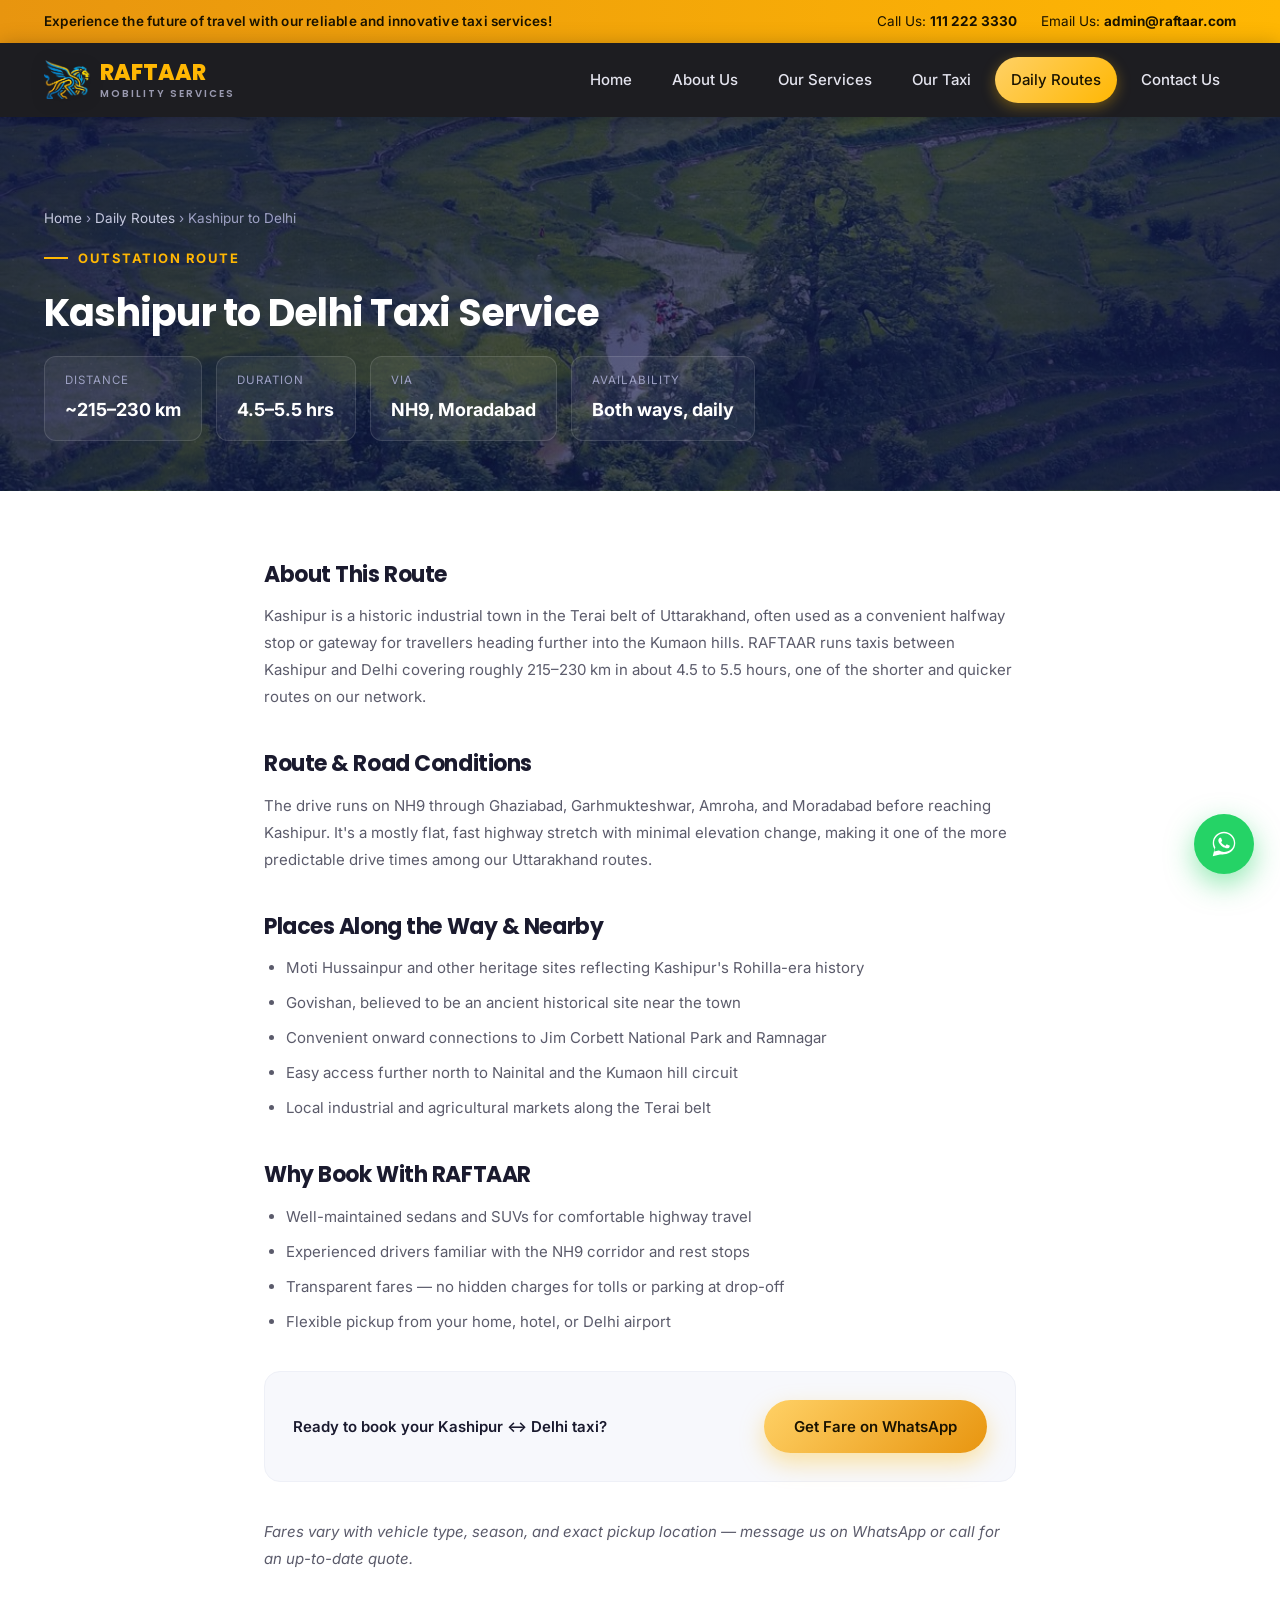
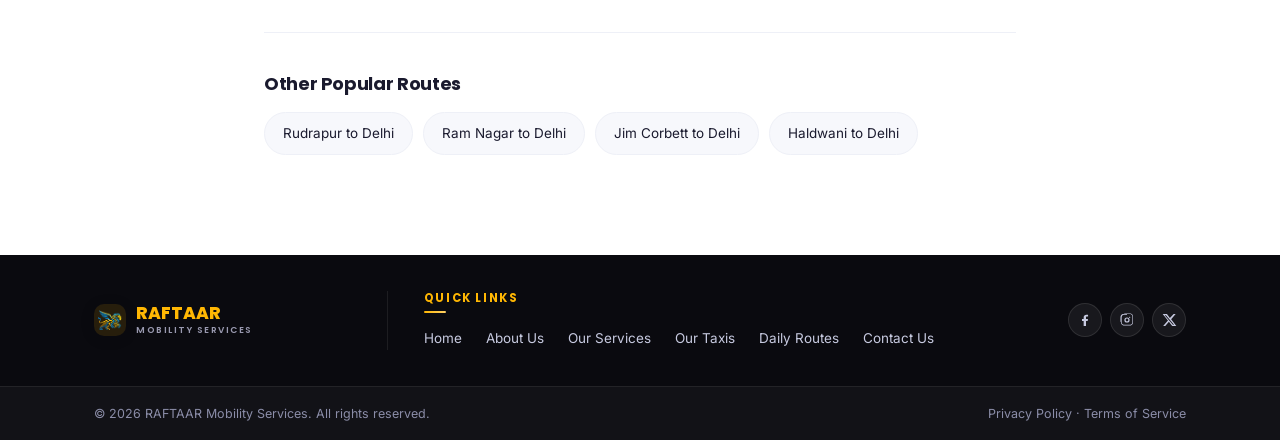
<file: route-kashipur-to-delhi.html>
<!DOCTYPE html>
<html lang="en">
<head>
<meta charset="UTF-8">
<meta name="viewport" content="width=device-width, initial-scale=1.0">
<title>Kashipur to Delhi Taxi &mdash; RAFTAAR Mobility Services</title>
<link rel="preconnect" href="https://fonts.googleapis.com">
<link rel="preconnect" href="https://fonts.gstatic.com" crossorigin>
<link href="https://fonts.googleapis.com/css2?family=Poppins:wght@400;500;600;700;800&family=Inter:wght@400;500;600&display=swap" rel="stylesheet">
<link rel="icon" type="image/png" href="images/logo.png">
<link rel="stylesheet" href="style.css">
</head>
<body>

<div class="topbar">
  <div class="container topbar-inner">
    <div class="topbar-msg">Experience the future of travel with our reliable and innovative taxi services!</div>
    <div class="topbar-right">
      <span>Call Us: <a data-phone-link="short" href="#"></a></span>
      <span>Email Us: <a data-email-link href="#"></a></span>
    </div>
  </div>
</div>

<header class="navbar">
  <div class="container nav-inner">
    <a href="index.html" class="brand">
      <img src="images/logo.png" alt="RAFTAAR Mobility Services logo" class="brand-icon">
      <span class="brand-text">RAFTAAR<br><small>MOBILITY SERVICES</small></span>
    </a>
    <nav class="nav-links" id="navLinks">
      <a href="index.html#home">Home</a>
      <a href="index.html#about">About Us</a>
      <a href="index.html#services">Our Services</a>
      <a href="index.html#taxis">Our Taxi</a>
      <a href="index.html#routes" class="active">Daily Routes</a>
      <a href="index.html#contact">Contact Us</a>
    </nav>
    <button class="hamburger" id="hamburger">&#9776;</button>
  </div>
</header>

<section class="route-banner" style="background-image:linear-gradient(135deg,rgba(15,20,66,.88),rgba(15,20,66,.72) 55%,rgba(15,20,66,.92)),url('images/route-kashipur.jpg')">
  <div class="container">
    <p class="route-breadcrumb"><a href="index.html">Home</a> &rsaquo; <a href="index.html#routes">Daily Routes</a> &rsaquo; Kashipur to Delhi</p>
    <p class="eyebrow">Outstation Route</p>
    <h1>Kashipur to Delhi Taxi Service</h1>
    <div class="route-stats">
      <div class="route-stat"><span>Distance</span><strong>~215&ndash;230 km</strong></div>
      <div class="route-stat"><span>Duration</span><strong>4.5&ndash;5.5 hrs</strong></div>
      <div class="route-stat"><span>Via</span><strong>NH9, Moradabad</strong></div>
      <div class="route-stat"><span>Availability</span><strong>Both ways, daily</strong></div>
    </div>
  </div>
</section>

<section class="route-page">
  <div class="container route-content">

    <h2>About This Route</h2>
    <p>Kashipur is a historic industrial town in the Terai belt of Uttarakhand, often used as a convenient halfway stop or gateway for travellers heading further into the Kumaon hills. RAFTAAR runs taxis between Kashipur and Delhi covering roughly 215&ndash;230 km in about 4.5 to 5.5 hours, one of the shorter and quicker routes on our network.</p>

    <h2>Route &amp; Road Conditions</h2>
    <p>The drive runs on NH9 through Ghaziabad, Garhmukteshwar, Amroha, and Moradabad before reaching Kashipur. It's a mostly flat, fast highway stretch with minimal elevation change, making it one of the more predictable drive times among our Uttarakhand routes.</p>

    <h2>Places Along the Way &amp; Nearby</h2>
    <ul>
      <li>Moti Hussainpur and other heritage sites reflecting Kashipur's Rohilla-era history</li>
      <li>Govishan, believed to be an ancient historical site near the town</li>
      <li>Convenient onward connections to Jim Corbett National Park and Ramnagar</li>
      <li>Easy access further north to Nainital and the Kumaon hill circuit</li>
      <li>Local industrial and agricultural markets along the Terai belt</li>
    </ul>

    <h2>Why Book With RAFTAAR</h2>
    <ul>
      <li>Well-maintained sedans and SUVs for comfortable highway travel</li>
      <li>Experienced drivers familiar with the NH9 corridor and rest stops</li>
      <li>Transparent fares &mdash; no hidden charges for tolls or parking at drop-off</li>
      <li>Flexible pickup from your home, hotel, or Delhi airport</li>
    </ul>

    <div class="route-cta">
      <p>Ready to book your Kashipur &harr; Delhi taxi?</p>
      <a href="#" data-wa-link data-wa-msg="Hi, I'd like to book a taxi for the Kashipur to Delhi route. Could you share the fare and available timings?" target="_blank" rel="noopener" class="btn btn-primary">Get Fare on WhatsApp</a>
    </div>

    <p><em>Fares vary with vehicle type, season, and exact pickup location &mdash; message us on WhatsApp or call for an up-to-date quote.</em></p>

    <div class="route-related">
      <h3>Other Popular Routes</h3>
      <div class="route-related-list">
        <a href="route-rudrapur-to-delhi.html">Rudrapur to Delhi</a>
        <a href="route-ramnagar-to-delhi.html">Ram Nagar to Delhi</a>
        <a href="route-jim-corbett-to-delhi.html">Jim Corbett to Delhi</a>
        <a href="route-haldwani-to-delhi.html">Haldwani to Delhi</a>
      </div>
    </div>

  </div>
</section>

<a href="#" data-wa-link target="_blank" rel="noopener" class="whatsapp-btn" aria-label="Chat on WhatsApp">
  <svg viewBox="0 0 32 32" width="30" height="30" fill="#fff"><path d="M16.001 3C9.373 3 4 8.373 4 15c0 2.366.695 4.566 1.89 6.42L4 29l7.76-1.84A11.93 11.93 0 0 0 16 27c6.627 0 12-5.373 12-12S22.628 3 16.001 3Zm0 21.6c-1.98 0-3.82-.57-5.37-1.56l-.384-.24-4.61 1.09 1.11-4.49-.25-.39A9.57 9.57 0 0 1 5.4 15C5.4 9.147 10.147 4.4 16 4.4S26.6 9.147 26.6 15 21.853 24.6 16.001 24.6Zm5.46-7.19c-.3-.15-1.77-.87-2.04-.97-.27-.1-.47-.15-.67.15-.2.3-.77.97-.94 1.17-.17.2-.35.22-.65.07-.3-.15-1.26-.46-2.4-1.47-.89-.79-1.48-1.76-1.66-2.06-.17-.3-.02-.46.13-.61.14-.14.3-.35.45-.52.15-.17.2-.3.3-.5.1-.2.05-.37-.02-.52-.07-.15-.67-1.62-.92-2.22-.24-.58-.49-.5-.67-.51-.17-.01-.37-.01-.57-.01s-.52.07-.8.37c-.27.3-1.04 1.02-1.04 2.49s1.07 2.89 1.22 3.09c.15.2 2.1 3.2 5.09 4.49.71.31 1.27.49 1.7.63.72.23 1.37.2 1.88.12.57-.08 1.77-.72 2.02-1.42.25-.7.25-1.3.17-1.42-.07-.12-.27-.2-.57-.35Z"/></svg>
</a>

<footer class="footer">
  <div class="container footer-main">
    <a href="index.html#home" class="brand footer-logo">
      <img src="images/logo.png" alt="RAFTAAR Mobility Services logo" class="brand-icon">
      <span class="brand-text">RAFTAAR<br><small>MOBILITY SERVICES</small></span>
    </a>

    <div class="footer-quicklinks">
      <h4>Quick Links</h4>
      <nav class="footer-nav">
        <a href="index.html#home">Home</a>
        <a href="index.html#about">About Us</a>
        <a href="index.html#services">Our Services</a>
        <a href="index.html#taxis">Our Taxis</a>
        <a href="index.html#routes">Daily Routes</a>
        <a href="index.html#contact">Contact Us</a>
      </nav>
    </div>

    <div class="footer-social">
      <a href="#" aria-label="Facebook"><svg viewBox="0 0 24 24" width="16" height="16" fill="currentColor"><path d="M13.5 21v-7.5h2.5l.5-3h-3V8.3c0-.87.24-1.46 1.5-1.46H16.6V4.14C16.3 4.1 15.3 4 14.1 4c-2.4 0-4.1 1.47-4.1 4.17v2.33H7.5v3H10V21h3.5Z"/></svg></a>
      <a href="#" aria-label="Instagram"><svg viewBox="0 0 24 24" width="16" height="16" fill="currentColor"><path d="M12 2.2c2.7 0 3 .01 4.1.06 1.1.05 1.8.22 2.2.37.55.2.95.46 1.37.88.42.42.68.82.88 1.37.15.4.32 1.1.37 2.2.05 1.1.06 1.4.06 4.1s-.01 3-.06 4.1c-.05 1.1-.22 1.8-.37 2.2-.2.55-.46.95-.88 1.37-.42.42-.82.68-1.37.88-.4.15-1.1.32-2.2.37-1.1.05-1.4.06-4.1.06s-3-.01-4.1-.06c-1.1-.05-1.8-.22-2.2-.37a3.7 3.7 0 0 1-1.37-.88 3.7 3.7 0 0 1-.88-1.37c-.15-.4-.32-1.1-.37-2.2C2.21 15 2.2 14.7 2.2 12s.01-3 .06-4.1c.05-1.1.22-1.8.37-2.2.2-.55.46-.95.88-1.37.42-.42.82-.68 1.37-.88.4-.15 1.1-.32 2.2-.37C8.2 2.21 8.5 2.2 12 2.2Zm0 1.8c-2.65 0-2.96.01-4.01.06-.95.04-1.46.2-1.8.33-.45.17-.78.38-1.12.72-.34.34-.55.67-.72 1.12-.13.34-.29.85-.33 1.8C4 8.04 3.99 8.35 3.99 11s.01 2.96.06 4.01c.04.95.2 1.46.33 1.8.17.45.38.78.72 1.12.34.34.67.55 1.12.72.34.13.85.29 1.8.33 1.05.05 1.36.06 4.01.06s2.96-.01 4.01-.06c.95-.04 1.46-.2 1.8-.33.45-.17.78-.38 1.12-.72.34-.34.55-.67.72-1.12.13-.34.29-.85.33-1.8.05-1.05.06-1.36.06-4.01s-.01-2.96-.06-4.01c-.04-.95-.2-1.46-.33-1.8a3 3 0 0 0-.72-1.12 3 3 0 0 0-1.12-.72c-.34-.13-.85-.29-1.8-.33-1.05-.05-1.36-.06-4.01-.06Zm0 4.1a3.9 3.9 0 1 1 0 7.8 3.9 3.9 0 0 1 0-7.8Zm0 1.8a2.1 2.1 0 1 0 0 4.2 2.1 2.1 0 0 0 0-4.2Zm4.96-1.98a.91.91 0 1 1-1.82 0 .91.91 0 0 1 1.82 0Z"/></svg></a>
      <a href="#" aria-label="Twitter"><svg viewBox="0 0 24 24" width="16" height="16" fill="currentColor"><path d="M18.9 3h3.1l-6.77 7.74L23 21h-6.24l-4.88-6.39L6.3 21H3.2l7.24-8.28L2.5 3h6.4l4.4 5.84L18.9 3Zm-1.09 16.17h1.72L7.3 4.73H5.45l12.36 14.44Z"/></svg></a>
    </div>
  </div>

  <div class="bottom-bar">
    <div class="container bottom-bar-inner">
      <span>&copy; 2026 RAFTAAR Mobility Services. All rights reserved.</span>
      <span class="bottom-bar-links"><a href="privacy-policy.html">Privacy Policy</a> &middot; <a href="terms-of-service.html">Terms of Service</a></span>
    </div>
  </div>
</footer>

<script src="config.js"></script>
<script src="script.js"></script>
</body>
</html>
</file>
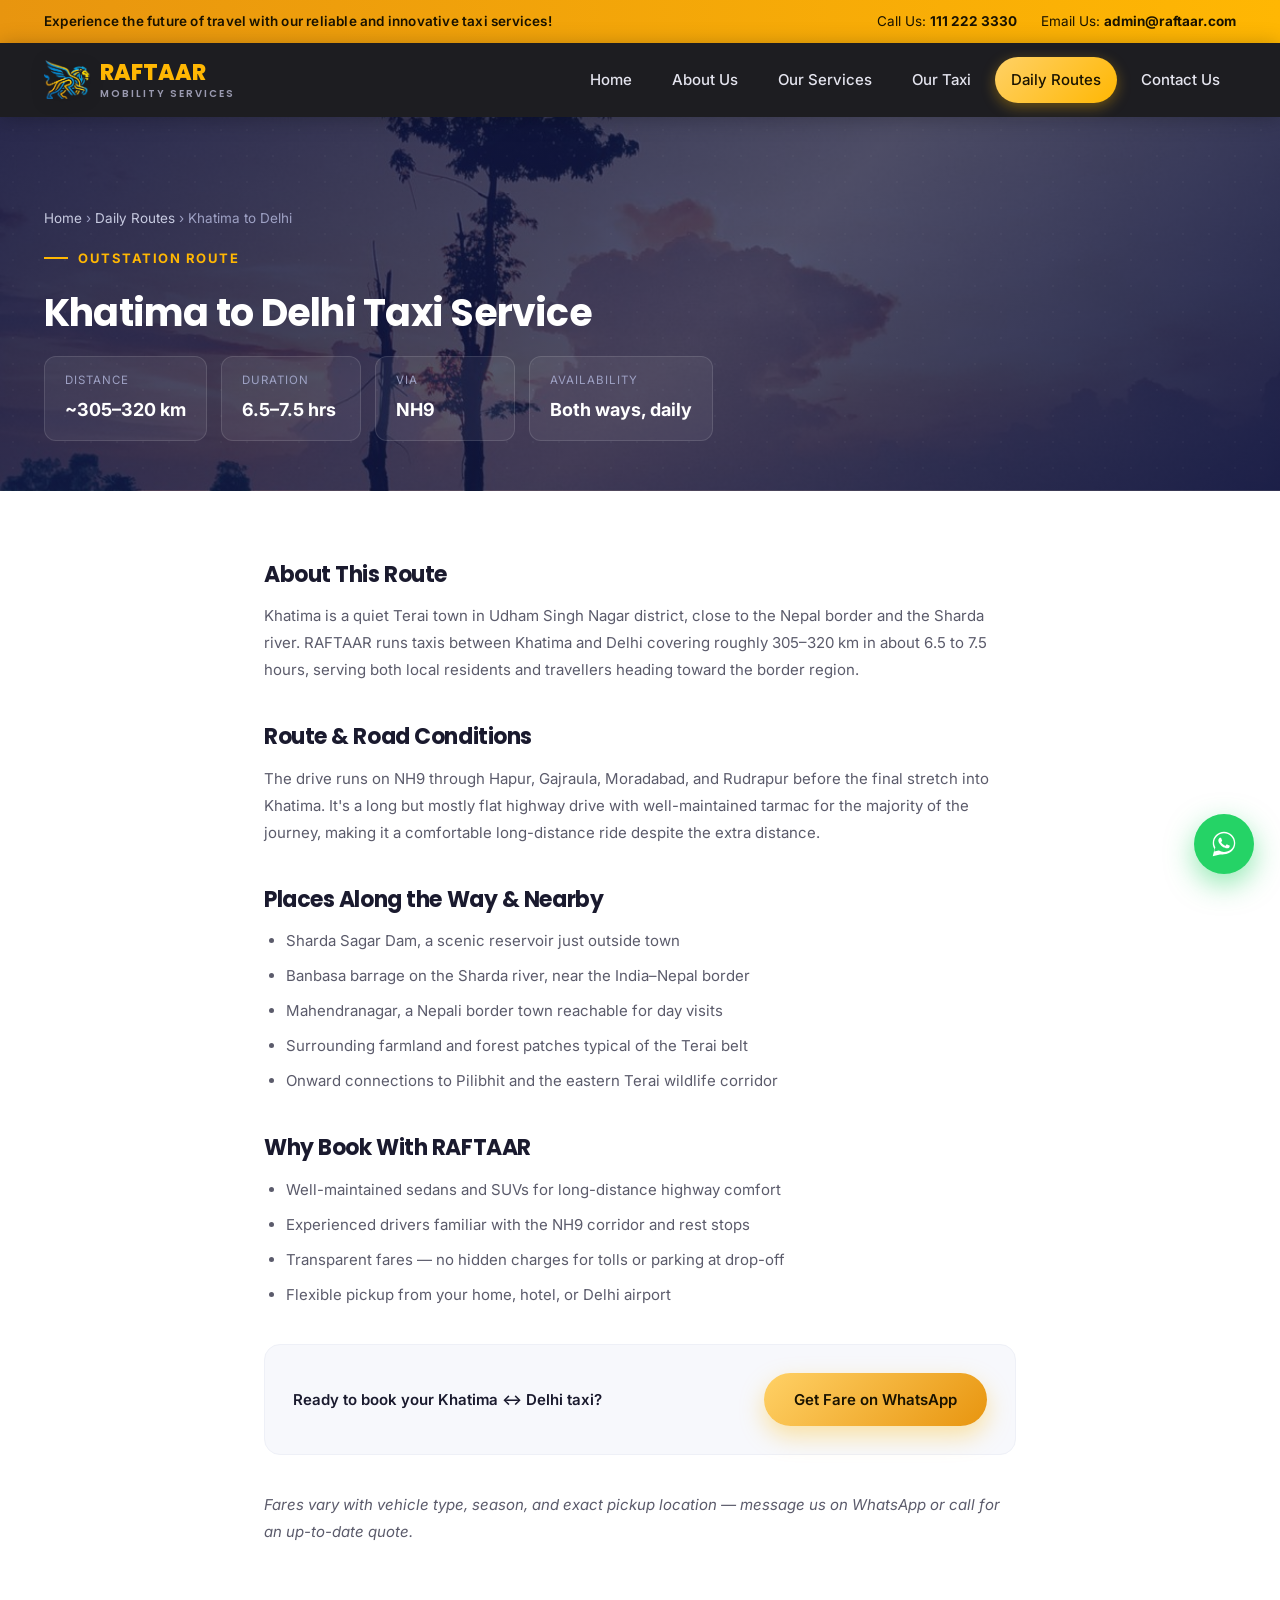
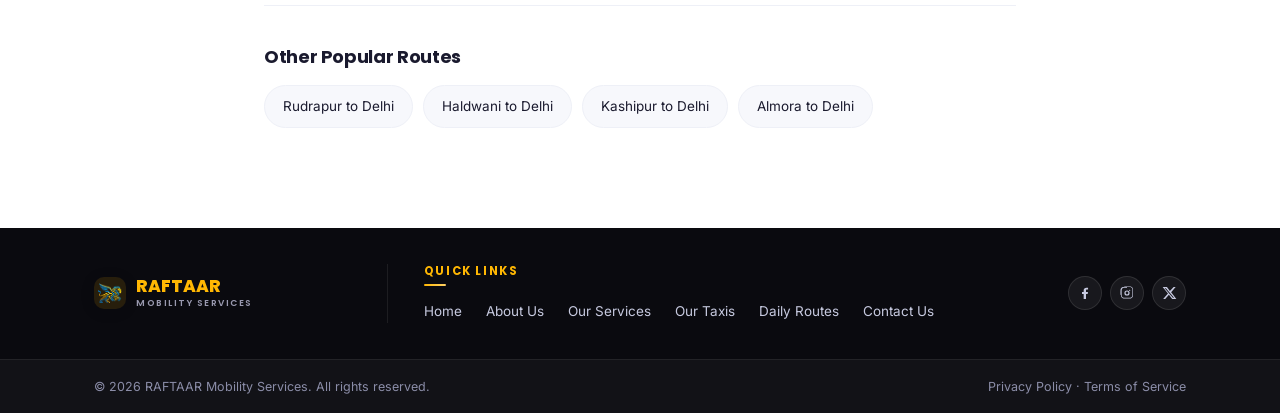
<file: route-khatima-to-delhi.html>
<!DOCTYPE html>
<html lang="en">
<head>
<meta charset="UTF-8">
<meta name="viewport" content="width=device-width, initial-scale=1.0">
<title>Khatima to Delhi Taxi &mdash; RAFTAAR Mobility Services</title>
<link rel="preconnect" href="https://fonts.googleapis.com">
<link rel="preconnect" href="https://fonts.gstatic.com" crossorigin>
<link href="https://fonts.googleapis.com/css2?family=Poppins:wght@400;500;600;700;800&family=Inter:wght@400;500;600&display=swap" rel="stylesheet">
<link rel="icon" type="image/png" href="images/logo.png">
<link rel="stylesheet" href="style.css">
</head>
<body>

<div class="topbar">
  <div class="container topbar-inner">
    <div class="topbar-msg">Experience the future of travel with our reliable and innovative taxi services!</div>
    <div class="topbar-right">
      <span>Call Us: <a data-phone-link="short" href="#"></a></span>
      <span>Email Us: <a data-email-link href="#"></a></span>
    </div>
  </div>
</div>

<header class="navbar">
  <div class="container nav-inner">
    <a href="index.html" class="brand">
      <img src="images/logo.png" alt="RAFTAAR Mobility Services logo" class="brand-icon">
      <span class="brand-text">RAFTAAR<br><small>MOBILITY SERVICES</small></span>
    </a>
    <nav class="nav-links" id="navLinks">
      <a href="index.html#home">Home</a>
      <a href="index.html#about">About Us</a>
      <a href="index.html#services">Our Services</a>
      <a href="index.html#taxis">Our Taxi</a>
      <a href="index.html#routes" class="active">Daily Routes</a>
      <a href="index.html#contact">Contact Us</a>
    </nav>
    <button class="hamburger" id="hamburger">&#9776;</button>
  </div>
</header>

<section class="route-banner" style="background-image:linear-gradient(135deg,rgba(15,20,66,.88),rgba(15,20,66,.72) 55%,rgba(15,20,66,.92)),url('images/route-khatima.jpg')">
  <div class="container">
    <p class="route-breadcrumb"><a href="index.html">Home</a> &rsaquo; <a href="index.html#routes">Daily Routes</a> &rsaquo; Khatima to Delhi</p>
    <p class="eyebrow">Outstation Route</p>
    <h1>Khatima to Delhi Taxi Service</h1>
    <div class="route-stats">
      <div class="route-stat"><span>Distance</span><strong>~305&ndash;320 km</strong></div>
      <div class="route-stat"><span>Duration</span><strong>6.5&ndash;7.5 hrs</strong></div>
      <div class="route-stat"><span>Via</span><strong>NH9</strong></div>
      <div class="route-stat"><span>Availability</span><strong>Both ways, daily</strong></div>
    </div>
  </div>
</section>

<section class="route-page">
  <div class="container route-content">

    <h2>About This Route</h2>
    <p>Khatima is a quiet Terai town in Udham Singh Nagar district, close to the Nepal border and the Sharda river. RAFTAAR runs taxis between Khatima and Delhi covering roughly 305&ndash;320 km in about 6.5 to 7.5 hours, serving both local residents and travellers heading toward the border region.</p>

    <h2>Route &amp; Road Conditions</h2>
    <p>The drive runs on NH9 through Hapur, Gajraula, Moradabad, and Rudrapur before the final stretch into Khatima. It's a long but mostly flat highway drive with well-maintained tarmac for the majority of the journey, making it a comfortable long-distance ride despite the extra distance.</p>

    <h2>Places Along the Way &amp; Nearby</h2>
    <ul>
      <li>Sharda Sagar Dam, a scenic reservoir just outside town</li>
      <li>Banbasa barrage on the Sharda river, near the India&ndash;Nepal border</li>
      <li>Mahendranagar, a Nepali border town reachable for day visits</li>
      <li>Surrounding farmland and forest patches typical of the Terai belt</li>
      <li>Onward connections to Pilibhit and the eastern Terai wildlife corridor</li>
    </ul>

    <h2>Why Book With RAFTAAR</h2>
    <ul>
      <li>Well-maintained sedans and SUVs for long-distance highway comfort</li>
      <li>Experienced drivers familiar with the NH9 corridor and rest stops</li>
      <li>Transparent fares &mdash; no hidden charges for tolls or parking at drop-off</li>
      <li>Flexible pickup from your home, hotel, or Delhi airport</li>
    </ul>

    <div class="route-cta">
      <p>Ready to book your Khatima &harr; Delhi taxi?</p>
      <a href="#" data-wa-link data-wa-msg="Hi, I'd like to book a taxi for the Khatima to Delhi route. Could you share the fare and available timings?" target="_blank" rel="noopener" class="btn btn-primary">Get Fare on WhatsApp</a>
    </div>

    <p><em>Fares vary with vehicle type, season, and exact pickup location &mdash; message us on WhatsApp or call for an up-to-date quote.</em></p>

    <div class="route-related">
      <h3>Other Popular Routes</h3>
      <div class="route-related-list">
        <a href="route-rudrapur-to-delhi.html">Rudrapur to Delhi</a>
        <a href="route-haldwani-to-delhi.html">Haldwani to Delhi</a>
        <a href="route-kashipur-to-delhi.html">Kashipur to Delhi</a>
        <a href="route-almora-to-delhi.html">Almora to Delhi</a>
      </div>
    </div>

  </div>
</section>

<a href="#" data-wa-link target="_blank" rel="noopener" class="whatsapp-btn" aria-label="Chat on WhatsApp">
  <svg viewBox="0 0 32 32" width="30" height="30" fill="#fff"><path d="M16.001 3C9.373 3 4 8.373 4 15c0 2.366.695 4.566 1.89 6.42L4 29l7.76-1.84A11.93 11.93 0 0 0 16 27c6.627 0 12-5.373 12-12S22.628 3 16.001 3Zm0 21.6c-1.98 0-3.82-.57-5.37-1.56l-.384-.24-4.61 1.09 1.11-4.49-.25-.39A9.57 9.57 0 0 1 5.4 15C5.4 9.147 10.147 4.4 16 4.4S26.6 9.147 26.6 15 21.853 24.6 16.001 24.6Zm5.46-7.19c-.3-.15-1.77-.87-2.04-.97-.27-.1-.47-.15-.67.15-.2.3-.77.97-.94 1.17-.17.2-.35.22-.65.07-.3-.15-1.26-.46-2.4-1.47-.89-.79-1.48-1.76-1.66-2.06-.17-.3-.02-.46.13-.61.14-.14.3-.35.45-.52.15-.17.2-.3.3-.5.1-.2.05-.37-.02-.52-.07-.15-.67-1.62-.92-2.22-.24-.58-.49-.5-.67-.51-.17-.01-.37-.01-.57-.01s-.52.07-.8.37c-.27.3-1.04 1.02-1.04 2.49s1.07 2.89 1.22 3.09c.15.2 2.1 3.2 5.09 4.49.71.31 1.27.49 1.7.63.72.23 1.37.2 1.88.12.57-.08 1.77-.72 2.02-1.42.25-.7.25-1.3.17-1.42-.07-.12-.27-.2-.57-.35Z"/></svg>
</a>

<footer class="footer">
  <div class="container footer-main">
    <a href="index.html#home" class="brand footer-logo">
      <img src="images/logo.png" alt="RAFTAAR Mobility Services logo" class="brand-icon">
      <span class="brand-text">RAFTAAR<br><small>MOBILITY SERVICES</small></span>
    </a>

    <div class="footer-quicklinks">
      <h4>Quick Links</h4>
      <nav class="footer-nav">
        <a href="index.html#home">Home</a>
        <a href="index.html#about">About Us</a>
        <a href="index.html#services">Our Services</a>
        <a href="index.html#taxis">Our Taxis</a>
        <a href="index.html#routes">Daily Routes</a>
        <a href="index.html#contact">Contact Us</a>
      </nav>
    </div>

    <div class="footer-social">
      <a href="#" aria-label="Facebook"><svg viewBox="0 0 24 24" width="16" height="16" fill="currentColor"><path d="M13.5 21v-7.5h2.5l.5-3h-3V8.3c0-.87.24-1.46 1.5-1.46H16.6V4.14C16.3 4.1 15.3 4 14.1 4c-2.4 0-4.1 1.47-4.1 4.17v2.33H7.5v3H10V21h3.5Z"/></svg></a>
      <a href="#" aria-label="Instagram"><svg viewBox="0 0 24 24" width="16" height="16" fill="currentColor"><path d="M12 2.2c2.7 0 3 .01 4.1.06 1.1.05 1.8.22 2.2.37.55.2.95.46 1.37.88.42.42.68.82.88 1.37.15.4.32 1.1.37 2.2.05 1.1.06 1.4.06 4.1s-.01 3-.06 4.1c-.05 1.1-.22 1.8-.37 2.2-.2.55-.46.95-.88 1.37-.42.42-.82.68-1.37.88-.4.15-1.1.32-2.2.37-1.1.05-1.4.06-4.1.06s-3-.01-4.1-.06c-1.1-.05-1.8-.22-2.2-.37a3.7 3.7 0 0 1-1.37-.88 3.7 3.7 0 0 1-.88-1.37c-.15-.4-.32-1.1-.37-2.2C2.21 15 2.2 14.7 2.2 12s.01-3 .06-4.1c.05-1.1.22-1.8.37-2.2.2-.55.46-.95.88-1.37.42-.42.82-.68 1.37-.88.4-.15 1.1-.32 2.2-.37C8.2 2.21 8.5 2.2 12 2.2Zm0 1.8c-2.65 0-2.96.01-4.01.06-.95.04-1.46.2-1.8.33-.45.17-.78.38-1.12.72-.34.34-.55.67-.72 1.12-.13.34-.29.85-.33 1.8C4 8.04 3.99 8.35 3.99 11s.01 2.96.06 4.01c.04.95.2 1.46.33 1.8.17.45.38.78.72 1.12.34.34.67.55 1.12.72.34.13.85.29 1.8.33 1.05.05 1.36.06 4.01.06s2.96-.01 4.01-.06c.95-.04 1.46-.2 1.8-.33.45-.17.78-.38 1.12-.72.34-.34.55-.67.72-1.12.13-.34.29-.85.33-1.8.05-1.05.06-1.36.06-4.01s-.01-2.96-.06-4.01c-.04-.95-.2-1.46-.33-1.8a3 3 0 0 0-.72-1.12 3 3 0 0 0-1.12-.72c-.34-.13-.85-.29-1.8-.33-1.05-.05-1.36-.06-4.01-.06Zm0 4.1a3.9 3.9 0 1 1 0 7.8 3.9 3.9 0 0 1 0-7.8Zm0 1.8a2.1 2.1 0 1 0 0 4.2 2.1 2.1 0 0 0 0-4.2Zm4.96-1.98a.91.91 0 1 1-1.82 0 .91.91 0 0 1 1.82 0Z"/></svg></a>
      <a href="#" aria-label="Twitter"><svg viewBox="0 0 24 24" width="16" height="16" fill="currentColor"><path d="M18.9 3h3.1l-6.77 7.74L23 21h-6.24l-4.88-6.39L6.3 21H3.2l7.24-8.28L2.5 3h6.4l4.4 5.84L18.9 3Zm-1.09 16.17h1.72L7.3 4.73H5.45l12.36 14.44Z"/></svg></a>
    </div>
  </div>

  <div class="bottom-bar">
    <div class="container bottom-bar-inner">
      <span>&copy; 2026 RAFTAAR Mobility Services. All rights reserved.</span>
      <span class="bottom-bar-links"><a href="privacy-policy.html">Privacy Policy</a> &middot; <a href="terms-of-service.html">Terms of Service</a></span>
    </div>
  </div>
</footer>

<script src="config.js"></script>
<script src="script.js"></script>
</body>
</html>
</file>
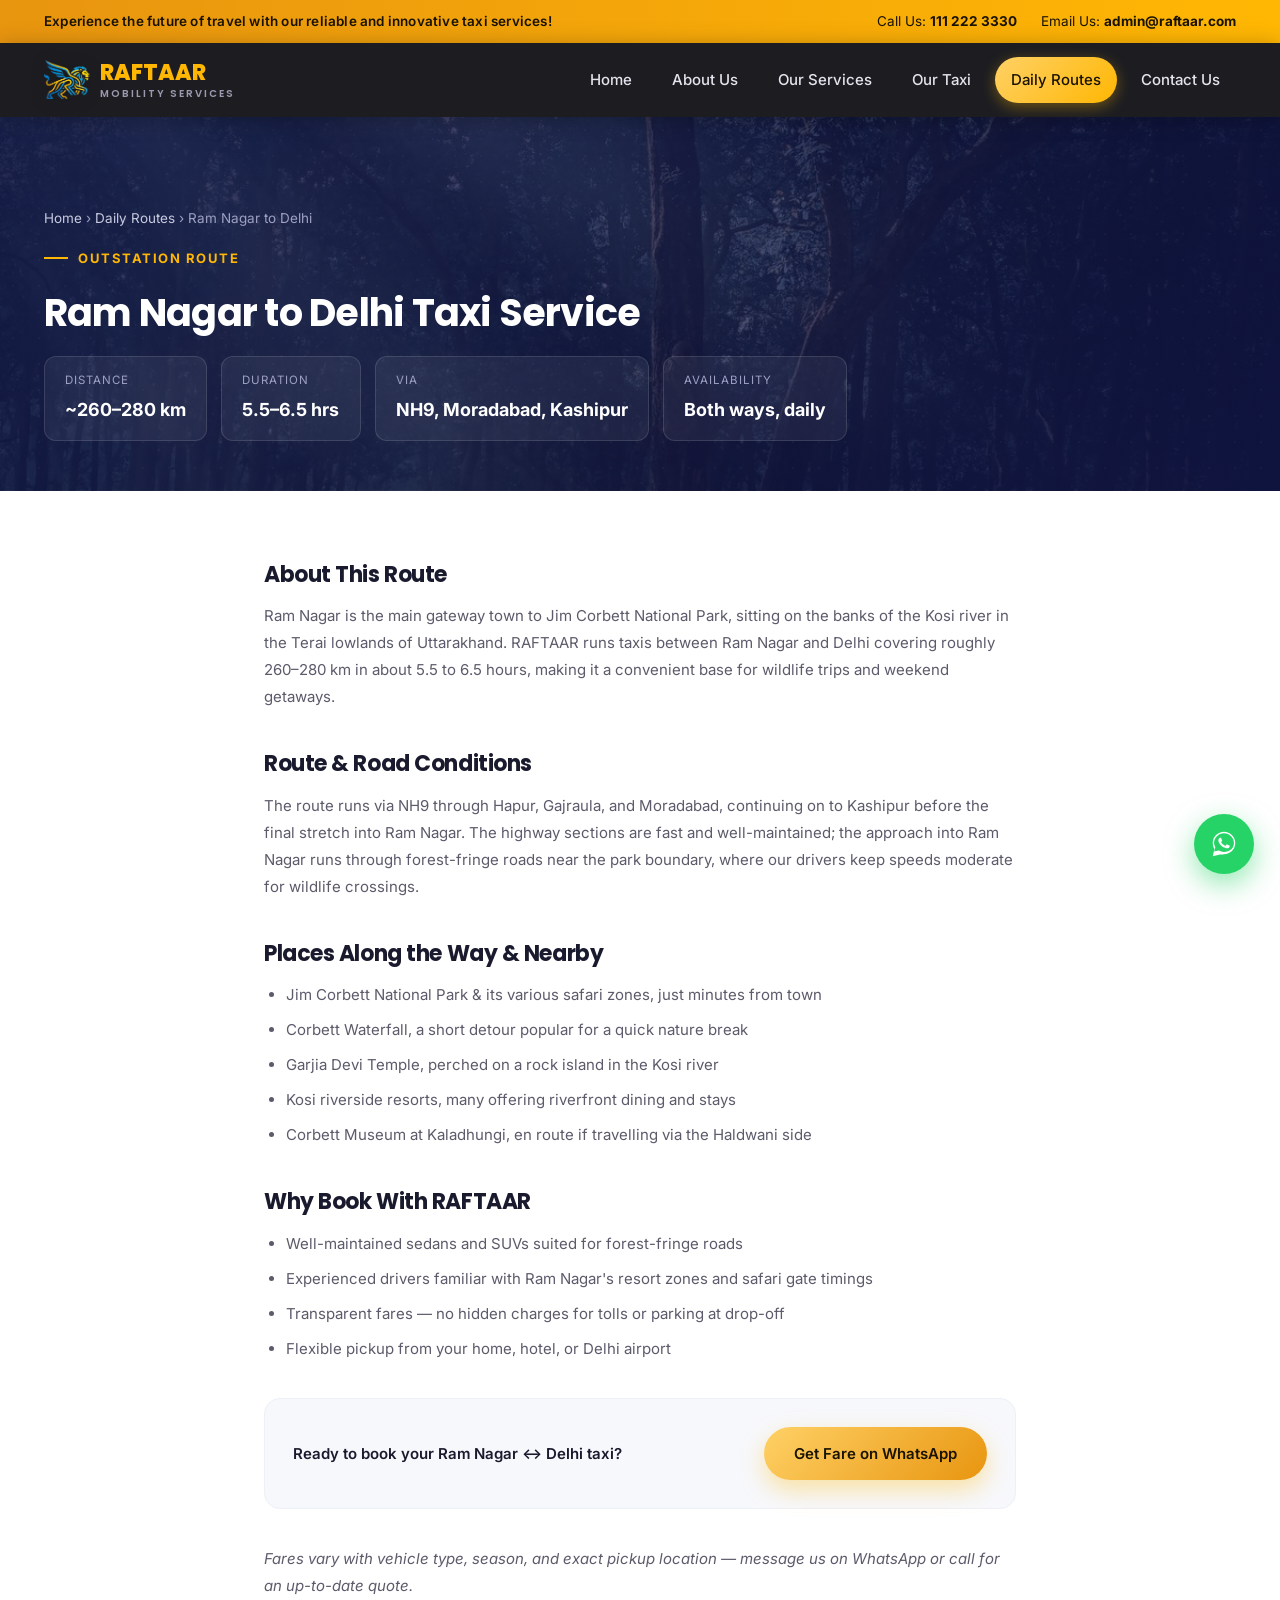
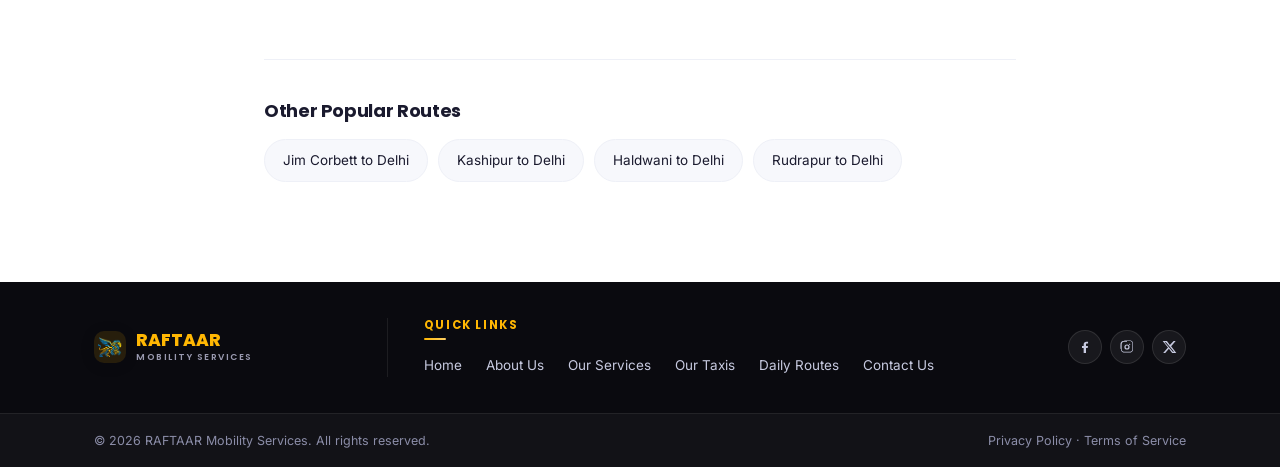
<file: route-ramnagar-to-delhi.html>
<!DOCTYPE html>
<html lang="en">
<head>
<meta charset="UTF-8">
<meta name="viewport" content="width=device-width, initial-scale=1.0">
<title>Ram Nagar to Delhi Taxi &mdash; RAFTAAR Mobility Services</title>
<link rel="preconnect" href="https://fonts.googleapis.com">
<link rel="preconnect" href="https://fonts.gstatic.com" crossorigin>
<link href="https://fonts.googleapis.com/css2?family=Poppins:wght@400;500;600;700;800&family=Inter:wght@400;500;600&display=swap" rel="stylesheet">
<link rel="icon" type="image/png" href="images/logo.png">
<link rel="stylesheet" href="style.css">
</head>
<body>

<div class="topbar">
  <div class="container topbar-inner">
    <div class="topbar-msg">Experience the future of travel with our reliable and innovative taxi services!</div>
    <div class="topbar-right">
      <span>Call Us: <a data-phone-link="short" href="#"></a></span>
      <span>Email Us: <a data-email-link href="#"></a></span>
    </div>
  </div>
</div>

<header class="navbar">
  <div class="container nav-inner">
    <a href="index.html" class="brand">
      <img src="images/logo.png" alt="RAFTAAR Mobility Services logo" class="brand-icon">
      <span class="brand-text">RAFTAAR<br><small>MOBILITY SERVICES</small></span>
    </a>
    <nav class="nav-links" id="navLinks">
      <a href="index.html#home">Home</a>
      <a href="index.html#about">About Us</a>
      <a href="index.html#services">Our Services</a>
      <a href="index.html#taxis">Our Taxi</a>
      <a href="index.html#routes" class="active">Daily Routes</a>
      <a href="index.html#contact">Contact Us</a>
    </nav>
    <button class="hamburger" id="hamburger">&#9776;</button>
  </div>
</header>

<section class="route-banner" style="background-image:linear-gradient(135deg,rgba(15,20,66,.88),rgba(15,20,66,.72) 55%,rgba(15,20,66,.92)),url('images/route-ramnagar.jpg')">
  <div class="container">
    <p class="route-breadcrumb"><a href="index.html">Home</a> &rsaquo; <a href="index.html#routes">Daily Routes</a> &rsaquo; Ram Nagar to Delhi</p>
    <p class="eyebrow">Outstation Route</p>
    <h1>Ram Nagar to Delhi Taxi Service</h1>
    <div class="route-stats">
      <div class="route-stat"><span>Distance</span><strong>~260&ndash;280 km</strong></div>
      <div class="route-stat"><span>Duration</span><strong>5.5&ndash;6.5 hrs</strong></div>
      <div class="route-stat"><span>Via</span><strong>NH9, Moradabad, Kashipur</strong></div>
      <div class="route-stat"><span>Availability</span><strong>Both ways, daily</strong></div>
    </div>
  </div>
</section>

<section class="route-page">
  <div class="container route-content">

    <h2>About This Route</h2>
    <p>Ram Nagar is the main gateway town to Jim Corbett National Park, sitting on the banks of the Kosi river in the Terai lowlands of Uttarakhand. RAFTAAR runs taxis between Ram Nagar and Delhi covering roughly 260&ndash;280 km in about 5.5 to 6.5 hours, making it a convenient base for wildlife trips and weekend getaways.</p>

    <h2>Route &amp; Road Conditions</h2>
    <p>The route runs via NH9 through Hapur, Gajraula, and Moradabad, continuing on to Kashipur before the final stretch into Ram Nagar. The highway sections are fast and well-maintained; the approach into Ram Nagar runs through forest-fringe roads near the park boundary, where our drivers keep speeds moderate for wildlife crossings.</p>

    <h2>Places Along the Way &amp; Nearby</h2>
    <ul>
      <li>Jim Corbett National Park &amp; its various safari zones, just minutes from town</li>
      <li>Corbett Waterfall, a short detour popular for a quick nature break</li>
      <li>Garjia Devi Temple, perched on a rock island in the Kosi river</li>
      <li>Kosi riverside resorts, many offering riverfront dining and stays</li>
      <li>Corbett Museum at Kaladhungi, en route if travelling via the Haldwani side</li>
    </ul>

    <h2>Why Book With RAFTAAR</h2>
    <ul>
      <li>Well-maintained sedans and SUVs suited for forest-fringe roads</li>
      <li>Experienced drivers familiar with Ram Nagar's resort zones and safari gate timings</li>
      <li>Transparent fares &mdash; no hidden charges for tolls or parking at drop-off</li>
      <li>Flexible pickup from your home, hotel, or Delhi airport</li>
    </ul>

    <div class="route-cta">
      <p>Ready to book your Ram Nagar &harr; Delhi taxi?</p>
      <a href="#" data-wa-link data-wa-msg="Hi, I'd like to book a taxi for the Ram Nagar to Delhi route. Could you share the fare and available timings?" target="_blank" rel="noopener" class="btn btn-primary">Get Fare on WhatsApp</a>
    </div>

    <p><em>Fares vary with vehicle type, season, and exact pickup location &mdash; message us on WhatsApp or call for an up-to-date quote.</em></p>

    <div class="route-related">
      <h3>Other Popular Routes</h3>
      <div class="route-related-list">
        <a href="route-jim-corbett-to-delhi.html">Jim Corbett to Delhi</a>
        <a href="route-kashipur-to-delhi.html">Kashipur to Delhi</a>
        <a href="route-haldwani-to-delhi.html">Haldwani to Delhi</a>
        <a href="route-rudrapur-to-delhi.html">Rudrapur to Delhi</a>
      </div>
    </div>

  </div>
</section>

<a href="#" data-wa-link target="_blank" rel="noopener" class="whatsapp-btn" aria-label="Chat on WhatsApp">
  <svg viewBox="0 0 32 32" width="30" height="30" fill="#fff"><path d="M16.001 3C9.373 3 4 8.373 4 15c0 2.366.695 4.566 1.89 6.42L4 29l7.76-1.84A11.93 11.93 0 0 0 16 27c6.627 0 12-5.373 12-12S22.628 3 16.001 3Zm0 21.6c-1.98 0-3.82-.57-5.37-1.56l-.384-.24-4.61 1.09 1.11-4.49-.25-.39A9.57 9.57 0 0 1 5.4 15C5.4 9.147 10.147 4.4 16 4.4S26.6 9.147 26.6 15 21.853 24.6 16.001 24.6Zm5.46-7.19c-.3-.15-1.77-.87-2.04-.97-.27-.1-.47-.15-.67.15-.2.3-.77.97-.94 1.17-.17.2-.35.22-.65.07-.3-.15-1.26-.46-2.4-1.47-.89-.79-1.48-1.76-1.66-2.06-.17-.3-.02-.46.13-.61.14-.14.3-.35.45-.52.15-.17.2-.3.3-.5.1-.2.05-.37-.02-.52-.07-.15-.67-1.62-.92-2.22-.24-.58-.49-.5-.67-.51-.17-.01-.37-.01-.57-.01s-.52.07-.8.37c-.27.3-1.04 1.02-1.04 2.49s1.07 2.89 1.22 3.09c.15.2 2.1 3.2 5.09 4.49.71.31 1.27.49 1.7.63.72.23 1.37.2 1.88.12.57-.08 1.77-.72 2.02-1.42.25-.7.25-1.3.17-1.42-.07-.12-.27-.2-.57-.35Z"/></svg>
</a>

<footer class="footer">
  <div class="container footer-main">
    <a href="index.html#home" class="brand footer-logo">
      <img src="images/logo.png" alt="RAFTAAR Mobility Services logo" class="brand-icon">
      <span class="brand-text">RAFTAAR<br><small>MOBILITY SERVICES</small></span>
    </a>

    <div class="footer-quicklinks">
      <h4>Quick Links</h4>
      <nav class="footer-nav">
        <a href="index.html#home">Home</a>
        <a href="index.html#about">About Us</a>
        <a href="index.html#services">Our Services</a>
        <a href="index.html#taxis">Our Taxis</a>
        <a href="index.html#routes">Daily Routes</a>
        <a href="index.html#contact">Contact Us</a>
      </nav>
    </div>

    <div class="footer-social">
      <a href="#" aria-label="Facebook"><svg viewBox="0 0 24 24" width="16" height="16" fill="currentColor"><path d="M13.5 21v-7.5h2.5l.5-3h-3V8.3c0-.87.24-1.46 1.5-1.46H16.6V4.14C16.3 4.1 15.3 4 14.1 4c-2.4 0-4.1 1.47-4.1 4.17v2.33H7.5v3H10V21h3.5Z"/></svg></a>
      <a href="#" aria-label="Instagram"><svg viewBox="0 0 24 24" width="16" height="16" fill="currentColor"><path d="M12 2.2c2.7 0 3 .01 4.1.06 1.1.05 1.8.22 2.2.37.55.2.95.46 1.37.88.42.42.68.82.88 1.37.15.4.32 1.1.37 2.2.05 1.1.06 1.4.06 4.1s-.01 3-.06 4.1c-.05 1.1-.22 1.8-.37 2.2-.2.55-.46.95-.88 1.37-.42.42-.82.68-1.37.88-.4.15-1.1.32-2.2.37-1.1.05-1.4.06-4.1.06s-3-.01-4.1-.06c-1.1-.05-1.8-.22-2.2-.37a3.7 3.7 0 0 1-1.37-.88 3.7 3.7 0 0 1-.88-1.37c-.15-.4-.32-1.1-.37-2.2C2.21 15 2.2 14.7 2.2 12s.01-3 .06-4.1c.05-1.1.22-1.8.37-2.2.2-.55.46-.95.88-1.37.42-.42.82-.68 1.37-.88.4-.15 1.1-.32 2.2-.37C8.2 2.21 8.5 2.2 12 2.2Zm0 1.8c-2.65 0-2.96.01-4.01.06-.95.04-1.46.2-1.8.33-.45.17-.78.38-1.12.72-.34.34-.55.67-.72 1.12-.13.34-.29.85-.33 1.8C4 8.04 3.99 8.35 3.99 11s.01 2.96.06 4.01c.04.95.2 1.46.33 1.8.17.45.38.78.72 1.12.34.34.67.55 1.12.72.34.13.85.29 1.8.33 1.05.05 1.36.06 4.01.06s2.96-.01 4.01-.06c.95-.04 1.46-.2 1.8-.33.45-.17.78-.38 1.12-.72.34-.34.55-.67.72-1.12.13-.34.29-.85.33-1.8.05-1.05.06-1.36.06-4.01s-.01-2.96-.06-4.01c-.04-.95-.2-1.46-.33-1.8a3 3 0 0 0-.72-1.12 3 3 0 0 0-1.12-.72c-.34-.13-.85-.29-1.8-.33-1.05-.05-1.36-.06-4.01-.06Zm0 4.1a3.9 3.9 0 1 1 0 7.8 3.9 3.9 0 0 1 0-7.8Zm0 1.8a2.1 2.1 0 1 0 0 4.2 2.1 2.1 0 0 0 0-4.2Zm4.96-1.98a.91.91 0 1 1-1.82 0 .91.91 0 0 1 1.82 0Z"/></svg></a>
      <a href="#" aria-label="Twitter"><svg viewBox="0 0 24 24" width="16" height="16" fill="currentColor"><path d="M18.9 3h3.1l-6.77 7.74L23 21h-6.24l-4.88-6.39L6.3 21H3.2l7.24-8.28L2.5 3h6.4l4.4 5.84L18.9 3Zm-1.09 16.17h1.72L7.3 4.73H5.45l12.36 14.44Z"/></svg></a>
    </div>
  </div>

  <div class="bottom-bar">
    <div class="container bottom-bar-inner">
      <span>&copy; 2026 RAFTAAR Mobility Services. All rights reserved.</span>
      <span class="bottom-bar-links"><a href="privacy-policy.html">Privacy Policy</a> &middot; <a href="terms-of-service.html">Terms of Service</a></span>
    </div>
  </div>
</footer>

<script src="config.js"></script>
<script src="script.js"></script>
</body>
</html>
</file>
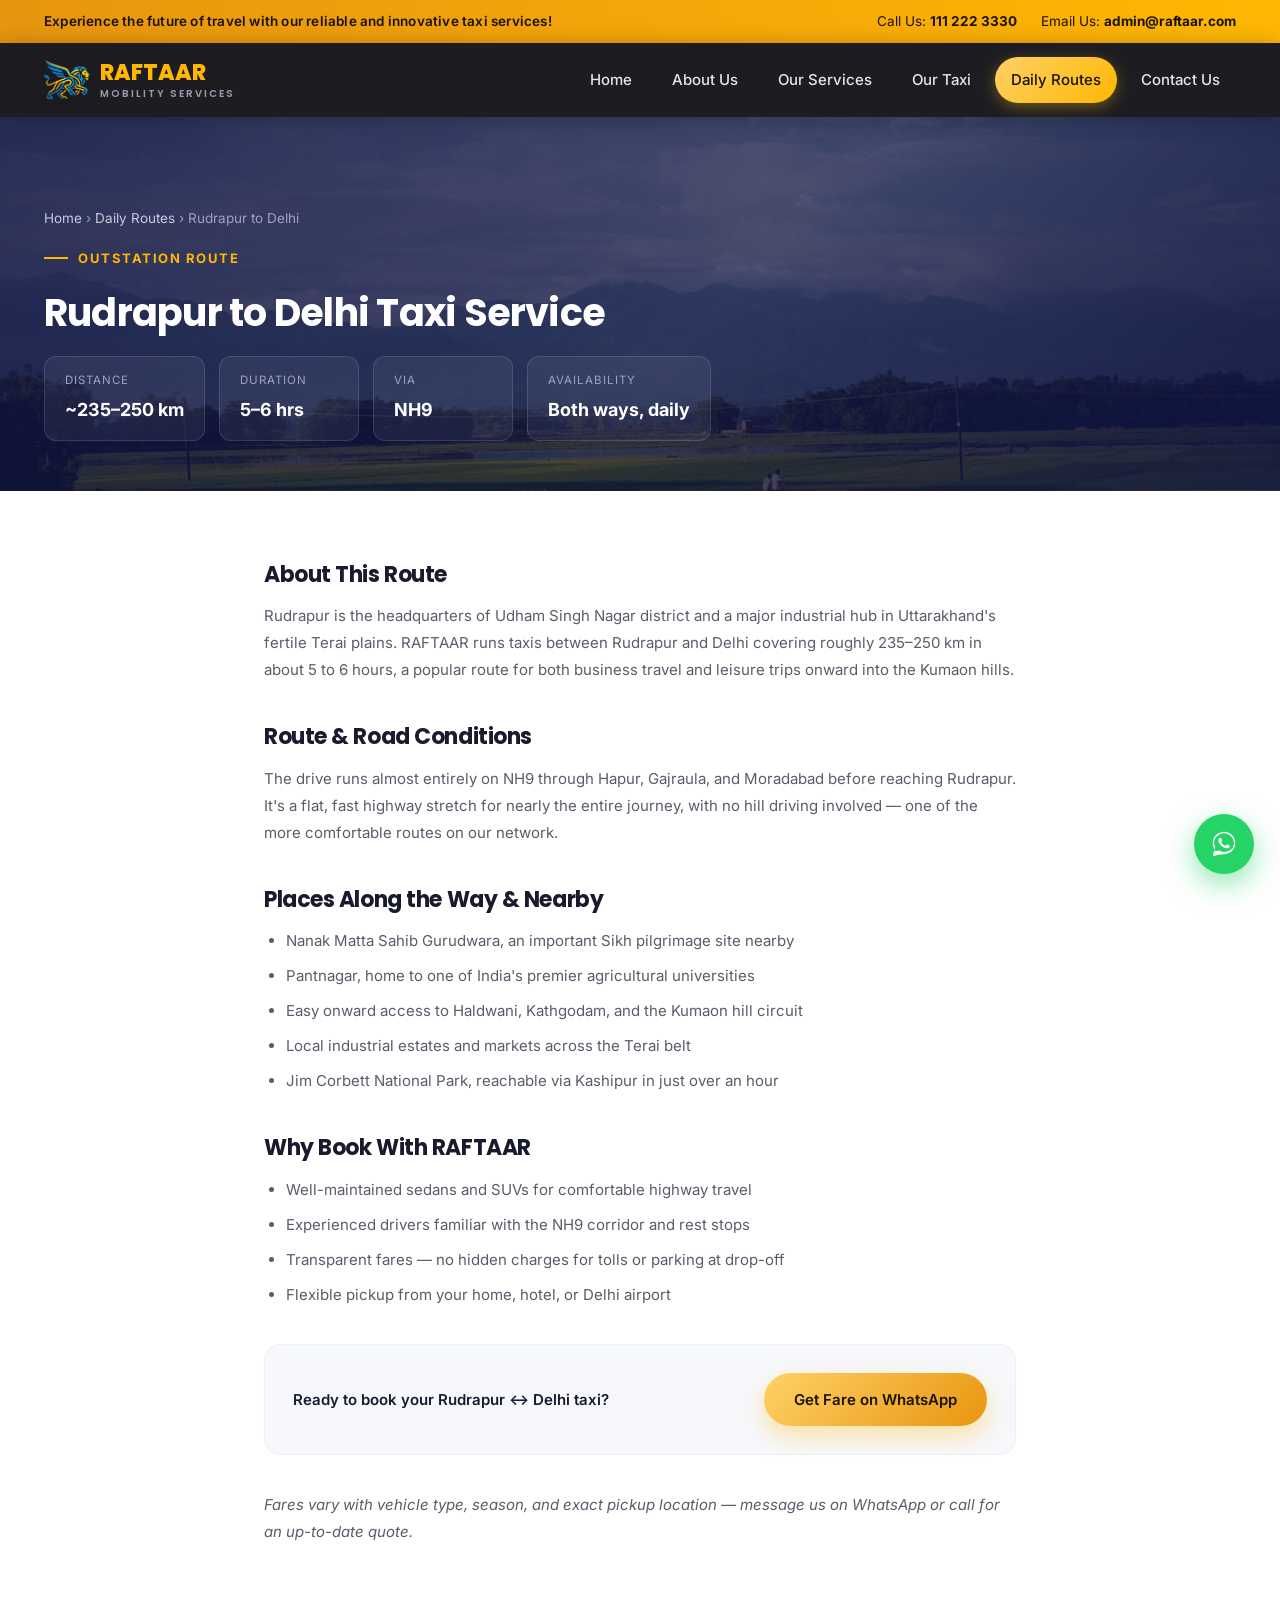
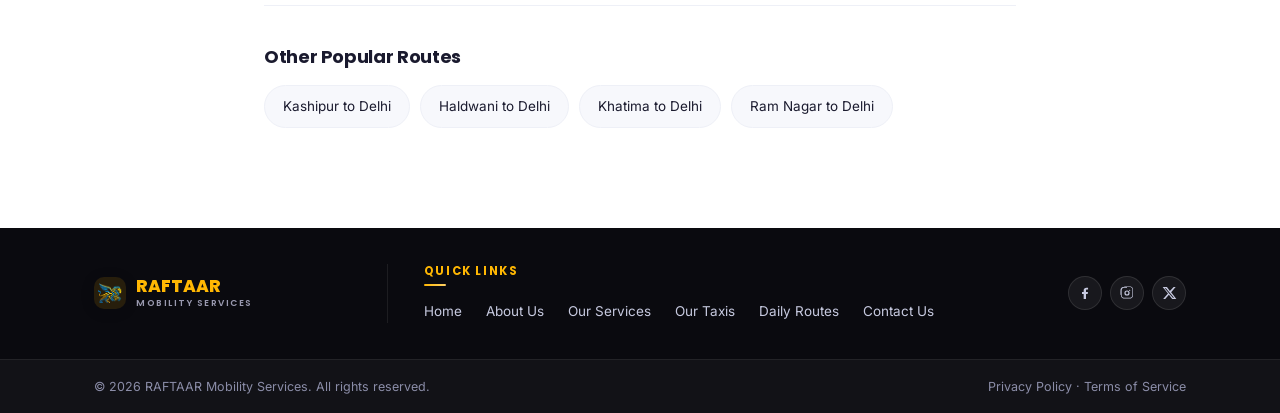
<file: route-rudrapur-to-delhi.html>
<!DOCTYPE html>
<html lang="en">
<head>
<meta charset="UTF-8">
<meta name="viewport" content="width=device-width, initial-scale=1.0">
<title>Rudrapur to Delhi Taxi &mdash; RAFTAAR Mobility Services</title>
<link rel="preconnect" href="https://fonts.googleapis.com">
<link rel="preconnect" href="https://fonts.gstatic.com" crossorigin>
<link href="https://fonts.googleapis.com/css2?family=Poppins:wght@400;500;600;700;800&family=Inter:wght@400;500;600&display=swap" rel="stylesheet">
<link rel="icon" type="image/png" href="images/logo.png">
<link rel="stylesheet" href="style.css">
</head>
<body>

<div class="topbar">
  <div class="container topbar-inner">
    <div class="topbar-msg">Experience the future of travel with our reliable and innovative taxi services!</div>
    <div class="topbar-right">
      <span>Call Us: <a data-phone-link="short" href="#"></a></span>
      <span>Email Us: <a data-email-link href="#"></a></span>
    </div>
  </div>
</div>

<header class="navbar">
  <div class="container nav-inner">
    <a href="index.html" class="brand">
      <img src="images/logo.png" alt="RAFTAAR Mobility Services logo" class="brand-icon">
      <span class="brand-text">RAFTAAR<br><small>MOBILITY SERVICES</small></span>
    </a>
    <nav class="nav-links" id="navLinks">
      <a href="index.html#home">Home</a>
      <a href="index.html#about">About Us</a>
      <a href="index.html#services">Our Services</a>
      <a href="index.html#taxis">Our Taxi</a>
      <a href="index.html#routes" class="active">Daily Routes</a>
      <a href="index.html#contact">Contact Us</a>
    </nav>
    <button class="hamburger" id="hamburger">&#9776;</button>
  </div>
</header>

<section class="route-banner" style="background-image:linear-gradient(135deg,rgba(15,20,66,.88),rgba(15,20,66,.72) 55%,rgba(15,20,66,.92)),url('images/route-rudrapur.jpg')">
  <div class="container">
    <p class="route-breadcrumb"><a href="index.html">Home</a> &rsaquo; <a href="index.html#routes">Daily Routes</a> &rsaquo; Rudrapur to Delhi</p>
    <p class="eyebrow">Outstation Route</p>
    <h1>Rudrapur to Delhi Taxi Service</h1>
    <div class="route-stats">
      <div class="route-stat"><span>Distance</span><strong>~235&ndash;250 km</strong></div>
      <div class="route-stat"><span>Duration</span><strong>5&ndash;6 hrs</strong></div>
      <div class="route-stat"><span>Via</span><strong>NH9</strong></div>
      <div class="route-stat"><span>Availability</span><strong>Both ways, daily</strong></div>
    </div>
  </div>
</section>

<section class="route-page">
  <div class="container route-content">

    <h2>About This Route</h2>
    <p>Rudrapur is the headquarters of Udham Singh Nagar district and a major industrial hub in Uttarakhand's fertile Terai plains. RAFTAAR runs taxis between Rudrapur and Delhi covering roughly 235&ndash;250 km in about 5 to 6 hours, a popular route for both business travel and leisure trips onward into the Kumaon hills.</p>

    <h2>Route &amp; Road Conditions</h2>
    <p>The drive runs almost entirely on NH9 through Hapur, Gajraula, and Moradabad before reaching Rudrapur. It's a flat, fast highway stretch for nearly the entire journey, with no hill driving involved &mdash; one of the more comfortable routes on our network.</p>

    <h2>Places Along the Way &amp; Nearby</h2>
    <ul>
      <li>Nanak Matta Sahib Gurudwara, an important Sikh pilgrimage site nearby</li>
      <li>Pantnagar, home to one of India's premier agricultural universities</li>
      <li>Easy onward access to Haldwani, Kathgodam, and the Kumaon hill circuit</li>
      <li>Local industrial estates and markets across the Terai belt</li>
      <li>Jim Corbett National Park, reachable via Kashipur in just over an hour</li>
    </ul>

    <h2>Why Book With RAFTAAR</h2>
    <ul>
      <li>Well-maintained sedans and SUVs for comfortable highway travel</li>
      <li>Experienced drivers familiar with the NH9 corridor and rest stops</li>
      <li>Transparent fares &mdash; no hidden charges for tolls or parking at drop-off</li>
      <li>Flexible pickup from your home, hotel, or Delhi airport</li>
    </ul>

    <div class="route-cta">
      <p>Ready to book your Rudrapur &harr; Delhi taxi?</p>
      <a href="#" data-wa-link data-wa-msg="Hi, I'd like to book a taxi for the Rudrapur to Delhi route. Could you share the fare and available timings?" target="_blank" rel="noopener" class="btn btn-primary">Get Fare on WhatsApp</a>
    </div>

    <p><em>Fares vary with vehicle type, season, and exact pickup location &mdash; message us on WhatsApp or call for an up-to-date quote.</em></p>

    <div class="route-related">
      <h3>Other Popular Routes</h3>
      <div class="route-related-list">
        <a href="route-kashipur-to-delhi.html">Kashipur to Delhi</a>
        <a href="route-haldwani-to-delhi.html">Haldwani to Delhi</a>
        <a href="route-khatima-to-delhi.html">Khatima to Delhi</a>
        <a href="route-ramnagar-to-delhi.html">Ram Nagar to Delhi</a>
      </div>
    </div>

  </div>
</section>

<a href="#" data-wa-link target="_blank" rel="noopener" class="whatsapp-btn" aria-label="Chat on WhatsApp">
  <svg viewBox="0 0 32 32" width="30" height="30" fill="#fff"><path d="M16.001 3C9.373 3 4 8.373 4 15c0 2.366.695 4.566 1.89 6.42L4 29l7.76-1.84A11.93 11.93 0 0 0 16 27c6.627 0 12-5.373 12-12S22.628 3 16.001 3Zm0 21.6c-1.98 0-3.82-.57-5.37-1.56l-.384-.24-4.61 1.09 1.11-4.49-.25-.39A9.57 9.57 0 0 1 5.4 15C5.4 9.147 10.147 4.4 16 4.4S26.6 9.147 26.6 15 21.853 24.6 16.001 24.6Zm5.46-7.19c-.3-.15-1.77-.87-2.04-.97-.27-.1-.47-.15-.67.15-.2.3-.77.97-.94 1.17-.17.2-.35.22-.65.07-.3-.15-1.26-.46-2.4-1.47-.89-.79-1.48-1.76-1.66-2.06-.17-.3-.02-.46.13-.61.14-.14.3-.35.45-.52.15-.17.2-.3.3-.5.1-.2.05-.37-.02-.52-.07-.15-.67-1.62-.92-2.22-.24-.58-.49-.5-.67-.51-.17-.01-.37-.01-.57-.01s-.52.07-.8.37c-.27.3-1.04 1.02-1.04 2.49s1.07 2.89 1.22 3.09c.15.2 2.1 3.2 5.09 4.49.71.31 1.27.49 1.7.63.72.23 1.37.2 1.88.12.57-.08 1.77-.72 2.02-1.42.25-.7.25-1.3.17-1.42-.07-.12-.27-.2-.57-.35Z"/></svg>
</a>

<footer class="footer">
  <div class="container footer-main">
    <a href="index.html#home" class="brand footer-logo">
      <img src="images/logo.png" alt="RAFTAAR Mobility Services logo" class="brand-icon">
      <span class="brand-text">RAFTAAR<br><small>MOBILITY SERVICES</small></span>
    </a>

    <div class="footer-quicklinks">
      <h4>Quick Links</h4>
      <nav class="footer-nav">
        <a href="index.html#home">Home</a>
        <a href="index.html#about">About Us</a>
        <a href="index.html#services">Our Services</a>
        <a href="index.html#taxis">Our Taxis</a>
        <a href="index.html#routes">Daily Routes</a>
        <a href="index.html#contact">Contact Us</a>
      </nav>
    </div>

    <div class="footer-social">
      <a href="#" aria-label="Facebook"><svg viewBox="0 0 24 24" width="16" height="16" fill="currentColor"><path d="M13.5 21v-7.5h2.5l.5-3h-3V8.3c0-.87.24-1.46 1.5-1.46H16.6V4.14C16.3 4.1 15.3 4 14.1 4c-2.4 0-4.1 1.47-4.1 4.17v2.33H7.5v3H10V21h3.5Z"/></svg></a>
      <a href="#" aria-label="Instagram"><svg viewBox="0 0 24 24" width="16" height="16" fill="currentColor"><path d="M12 2.2c2.7 0 3 .01 4.1.06 1.1.05 1.8.22 2.2.37.55.2.95.46 1.37.88.42.42.68.82.88 1.37.15.4.32 1.1.37 2.2.05 1.1.06 1.4.06 4.1s-.01 3-.06 4.1c-.05 1.1-.22 1.8-.37 2.2-.2.55-.46.95-.88 1.37-.42.42-.82.68-1.37.88-.4.15-1.1.32-2.2.37-1.1.05-1.4.06-4.1.06s-3-.01-4.1-.06c-1.1-.05-1.8-.22-2.2-.37a3.7 3.7 0 0 1-1.37-.88 3.7 3.7 0 0 1-.88-1.37c-.15-.4-.32-1.1-.37-2.2C2.21 15 2.2 14.7 2.2 12s.01-3 .06-4.1c.05-1.1.22-1.8.37-2.2.2-.55.46-.95.88-1.37.42-.42.82-.68 1.37-.88.4-.15 1.1-.32 2.2-.37C8.2 2.21 8.5 2.2 12 2.2Zm0 1.8c-2.65 0-2.96.01-4.01.06-.95.04-1.46.2-1.8.33-.45.17-.78.38-1.12.72-.34.34-.55.67-.72 1.12-.13.34-.29.85-.33 1.8C4 8.04 3.99 8.35 3.99 11s.01 2.96.06 4.01c.04.95.2 1.46.33 1.8.17.45.38.78.72 1.12.34.34.67.55 1.12.72.34.13.85.29 1.8.33 1.05.05 1.36.06 4.01.06s2.96-.01 4.01-.06c.95-.04 1.46-.2 1.8-.33.45-.17.78-.38 1.12-.72.34-.34.55-.67.72-1.12.13-.34.29-.85.33-1.8.05-1.05.06-1.36.06-4.01s-.01-2.96-.06-4.01c-.04-.95-.2-1.46-.33-1.8a3 3 0 0 0-.72-1.12 3 3 0 0 0-1.12-.72c-.34-.13-.85-.29-1.8-.33-1.05-.05-1.36-.06-4.01-.06Zm0 4.1a3.9 3.9 0 1 1 0 7.8 3.9 3.9 0 0 1 0-7.8Zm0 1.8a2.1 2.1 0 1 0 0 4.2 2.1 2.1 0 0 0 0-4.2Zm4.96-1.98a.91.91 0 1 1-1.82 0 .91.91 0 0 1 1.82 0Z"/></svg></a>
      <a href="#" aria-label="Twitter"><svg viewBox="0 0 24 24" width="16" height="16" fill="currentColor"><path d="M18.9 3h3.1l-6.77 7.74L23 21h-6.24l-4.88-6.39L6.3 21H3.2l7.24-8.28L2.5 3h6.4l4.4 5.84L18.9 3Zm-1.09 16.17h1.72L7.3 4.73H5.45l12.36 14.44Z"/></svg></a>
    </div>
  </div>

  <div class="bottom-bar">
    <div class="container bottom-bar-inner">
      <span>&copy; 2026 RAFTAAR Mobility Services. All rights reserved.</span>
      <span class="bottom-bar-links"><a href="privacy-policy.html">Privacy Policy</a> &middot; <a href="terms-of-service.html">Terms of Service</a></span>
    </div>
  </div>
</footer>

<script src="config.js"></script>
<script src="script.js"></script>
</body>
</html>
</file>
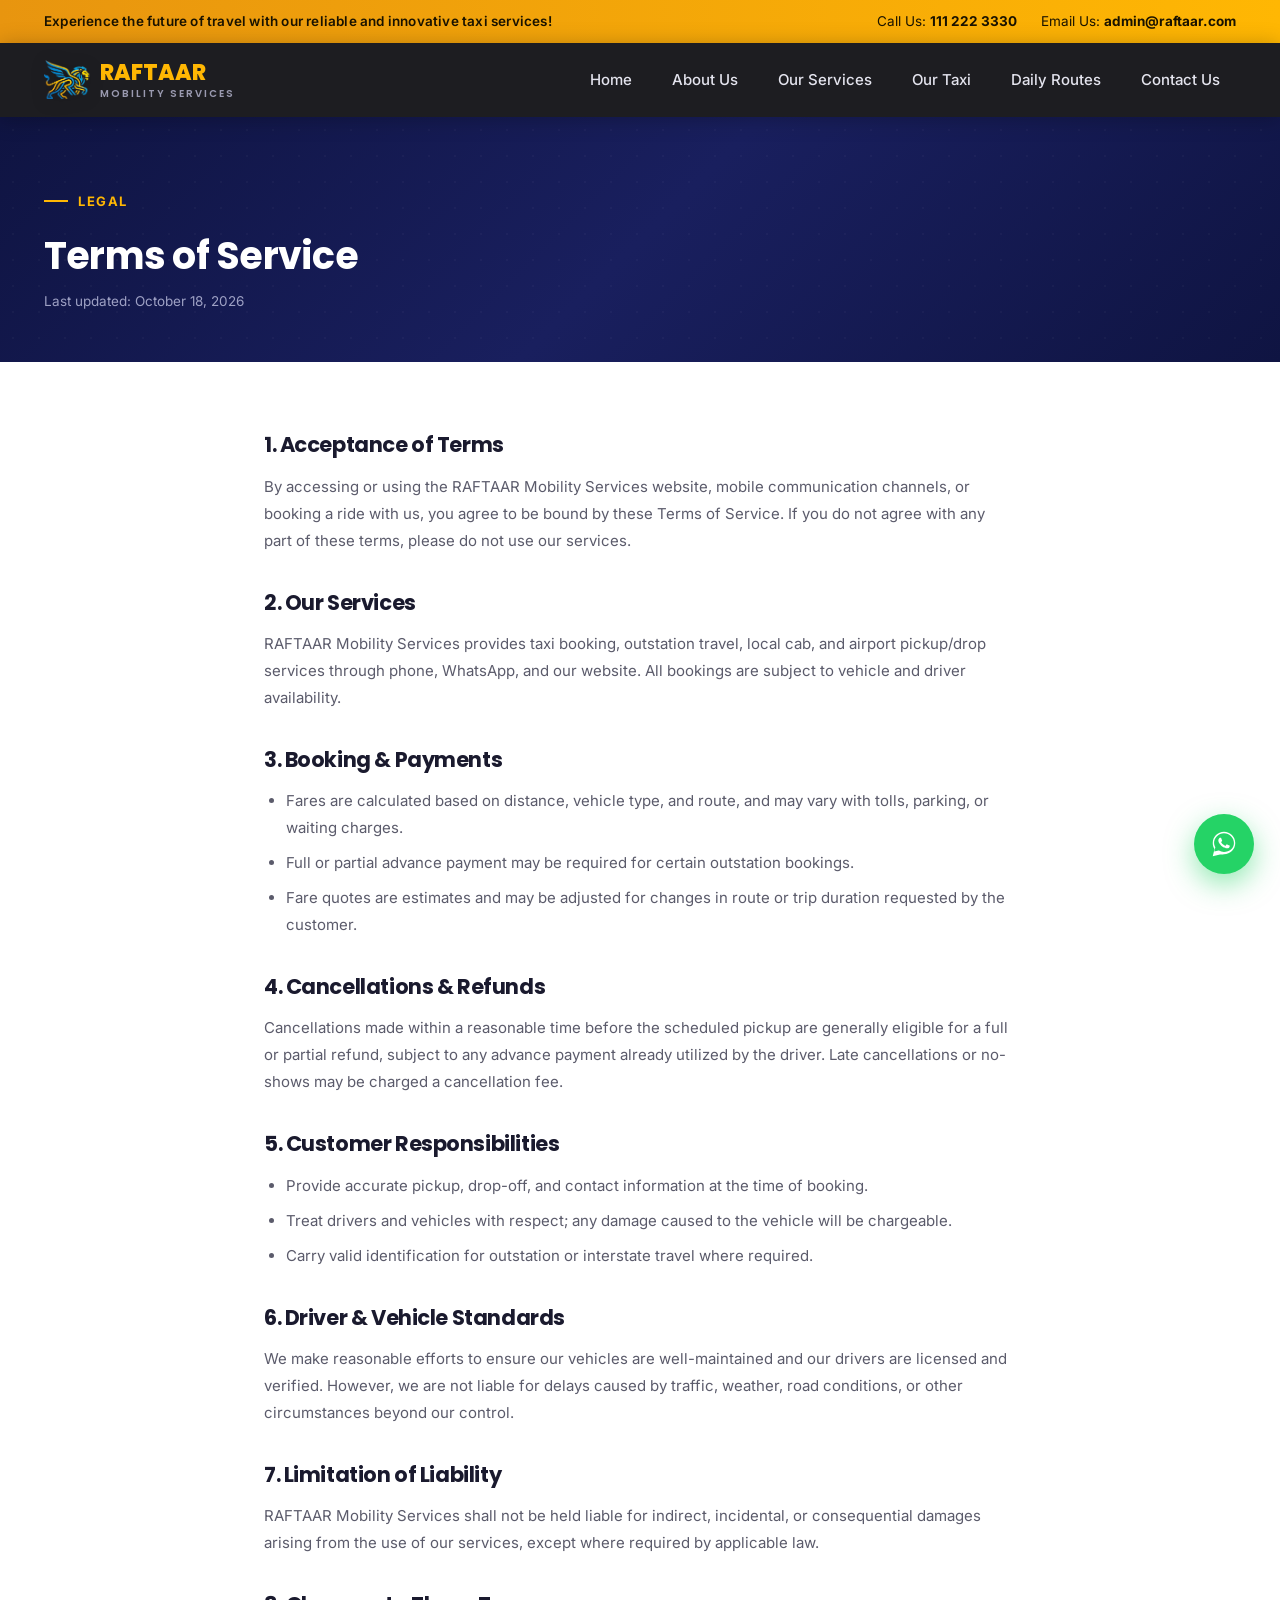
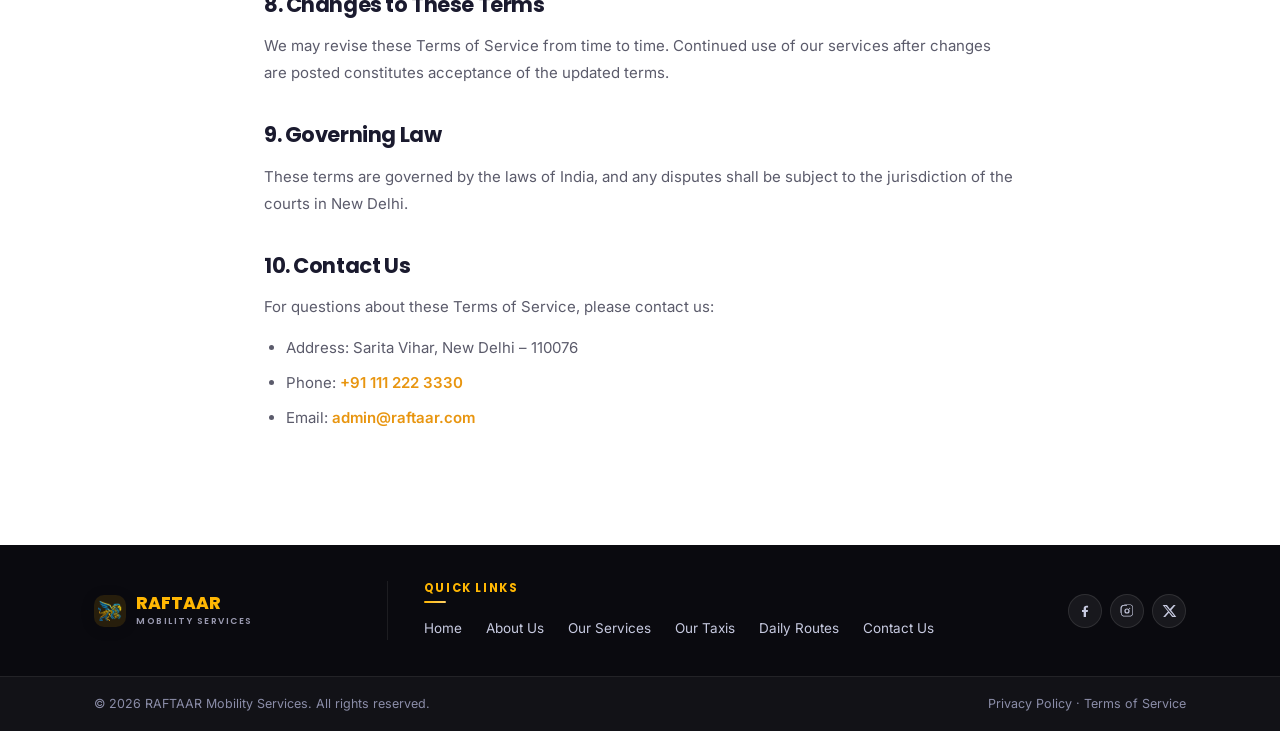
<file: terms-of-service.html>
<!DOCTYPE html>
<html lang="en">
<head>
<meta charset="UTF-8">
<meta name="viewport" content="width=device-width, initial-scale=1.0">
<title>Terms of Service &mdash; RAFTAAR Mobility Services</title>
<link rel="preconnect" href="https://fonts.googleapis.com">
<link rel="preconnect" href="https://fonts.gstatic.com" crossorigin>
<link href="https://fonts.googleapis.com/css2?family=Poppins:wght@400;500;600;700;800&family=Inter:wght@400;500;600&display=swap" rel="stylesheet">
<link rel="icon" type="image/png" href="images/logo.png">
<link rel="stylesheet" href="style.css">
</head>
<body>

<!-- Top bar -->
<div class="topbar">
  <div class="container topbar-inner">
    <div class="topbar-msg">Experience the future of travel with our reliable and innovative taxi services!</div>
    <div class="topbar-right">
      <span>Call Us: <a data-phone-link="short" href="#"></a></span>
      <span>Email Us: <a data-email-link href="#"></a></span>
    </div>
  </div>
</div>

<!-- Nav -->
<header class="navbar">
  <div class="container nav-inner">
    <a href="index.html" class="brand">
      <img src="images/logo.png" alt="RAFTAAR Mobility Services logo" class="brand-icon">
      <span class="brand-text">RAFTAAR<br><small>MOBILITY SERVICES</small></span>
    </a>
    <nav class="nav-links" id="navLinks">
      <a href="index.html#home">Home</a>
      <a href="index.html#about">About Us</a>
      <a href="index.html#services">Our Services</a>
      <a href="index.html#taxis">Our Taxi</a>
      <a href="index.html#routes">Daily Routes</a>
      <a href="index.html#contact">Contact Us</a>
    </nav>
    <button class="hamburger" id="hamburger">&#9776;</button>
  </div>
</header>

<!-- Page banner -->
<section class="legal-banner">
  <div class="container">
    <p class="eyebrow">Legal</p>
    <h1>Terms of Service</h1>
    <p class="legal-updated">Last updated: October 18, 2026</p>
  </div>
</section>

<!-- Legal content -->
<section class="legal-page">
  <div class="container legal-content">

    <h2>1. Acceptance of Terms</h2>
    <p>By accessing or using the RAFTAAR Mobility Services website, mobile communication channels, or booking a ride with us, you agree to be bound by these Terms of Service. If you do not agree with any part of these terms, please do not use our services.</p>

    <h2>2. Our Services</h2>
    <p>RAFTAAR Mobility Services provides taxi booking, outstation travel, local cab, and airport pickup/drop services through phone, WhatsApp, and our website. All bookings are subject to vehicle and driver availability.</p>

    <h2>3. Booking &amp; Payments</h2>
    <ul>
      <li>Fares are calculated based on distance, vehicle type, and route, and may vary with tolls, parking, or waiting charges.</li>
      <li>Full or partial advance payment may be required for certain outstation bookings.</li>
      <li>Fare quotes are estimates and may be adjusted for changes in route or trip duration requested by the customer.</li>
    </ul>

    <h2>4. Cancellations &amp; Refunds</h2>
    <p>Cancellations made within a reasonable time before the scheduled pickup are generally eligible for a full or partial refund, subject to any advance payment already utilized by the driver. Late cancellations or no-shows may be charged a cancellation fee.</p>

    <h2>5. Customer Responsibilities</h2>
    <ul>
      <li>Provide accurate pickup, drop-off, and contact information at the time of booking.</li>
      <li>Treat drivers and vehicles with respect; any damage caused to the vehicle will be chargeable.</li>
      <li>Carry valid identification for outstation or interstate travel where required.</li>
    </ul>

    <h2>6. Driver &amp; Vehicle Standards</h2>
    <p>We make reasonable efforts to ensure our vehicles are well-maintained and our drivers are licensed and verified. However, we are not liable for delays caused by traffic, weather, road conditions, or other circumstances beyond our control.</p>

    <h2>7. Limitation of Liability</h2>
    <p>RAFTAAR Mobility Services shall not be held liable for indirect, incidental, or consequential damages arising from the use of our services, except where required by applicable law.</p>

    <h2>8. Changes to These Terms</h2>
    <p>We may revise these Terms of Service from time to time. Continued use of our services after changes are posted constitutes acceptance of the updated terms.</p>

    <h2>9. Governing Law</h2>
    <p>These terms are governed by the laws of India, and any disputes shall be subject to the jurisdiction of the courts in New Delhi.</p>

    <h2>10. Contact Us</h2>
    <p>For questions about these Terms of Service, please contact us:</p>
    <ul>
      <li>Address: <span data-address="full"></span></li>
      <li>Phone: <a data-phone-link="full" href="#"></a></li>
      <li>Email: <a data-email-link href="#"></a></li>
    </ul>

  </div>
</section>

<!-- WhatsApp floating button -->
<a href="#" data-wa-link target="_blank" rel="noopener" class="whatsapp-btn" aria-label="Chat on WhatsApp">
  <svg viewBox="0 0 32 32" width="30" height="30" fill="#fff"><path d="M16.001 3C9.373 3 4 8.373 4 15c0 2.366.695 4.566 1.89 6.42L4 29l7.76-1.84A11.93 11.93 0 0 0 16 27c6.627 0 12-5.373 12-12S22.628 3 16.001 3Zm0 21.6c-1.98 0-3.82-.57-5.37-1.56l-.384-.24-4.61 1.09 1.11-4.49-.25-.39A9.57 9.57 0 0 1 5.4 15C5.4 9.147 10.147 4.4 16 4.4S26.6 9.147 26.6 15 21.853 24.6 16.001 24.6Zm5.46-7.19c-.3-.15-1.77-.87-2.04-.97-.27-.1-.47-.15-.67.15-.2.3-.77.97-.94 1.17-.17.2-.35.22-.65.07-.3-.15-1.26-.46-2.4-1.47-.89-.79-1.48-1.76-1.66-2.06-.17-.3-.02-.46.13-.61.14-.14.3-.35.45-.52.15-.17.2-.3.3-.5.1-.2.05-.37-.02-.52-.07-.15-.67-1.62-.92-2.22-.24-.58-.49-.5-.67-.51-.17-.01-.37-.01-.57-.01s-.52.07-.8.37c-.27.3-1.04 1.02-1.04 2.49s1.07 2.89 1.22 3.09c.15.2 2.1 3.2 5.09 4.49.71.31 1.27.49 1.7.63.72.23 1.37.2 1.88.12.57-.08 1.77-.72 2.02-1.42.25-.7.25-1.3.17-1.42-.07-.12-.27-.2-.57-.35Z"/></svg>
</a>

<!-- Footer -->
<footer class="footer">
  <div class="container footer-main">
    <a href="index.html#home" class="brand footer-logo">
      <img src="images/logo.png" alt="RAFTAAR Mobility Services logo" class="brand-icon">
      <span class="brand-text">RAFTAAR<br><small>MOBILITY SERVICES</small></span>
    </a>

    <div class="footer-quicklinks">
      <h4>Quick Links</h4>
      <nav class="footer-nav">
        <a href="index.html#home">Home</a>
        <a href="index.html#about">About Us</a>
        <a href="index.html#services">Our Services</a>
        <a href="index.html#taxis">Our Taxis</a>
        <a href="index.html#routes">Daily Routes</a>
        <a href="index.html#contact">Contact Us</a>
      </nav>
    </div>

    <div class="footer-social">
      <a href="#" aria-label="Facebook"><svg viewBox="0 0 24 24" width="16" height="16" fill="currentColor"><path d="M13.5 21v-7.5h2.5l.5-3h-3V8.3c0-.87.24-1.46 1.5-1.46H16.6V4.14C16.3 4.1 15.3 4 14.1 4c-2.4 0-4.1 1.47-4.1 4.17v2.33H7.5v3H10V21h3.5Z"/></svg></a>
      <a href="#" aria-label="Instagram"><svg viewBox="0 0 24 24" width="16" height="16" fill="currentColor"><path d="M12 2.2c2.7 0 3 .01 4.1.06 1.1.05 1.8.22 2.2.37.55.2.95.46 1.37.88.42.42.68.82.88 1.37.15.4.32 1.1.37 2.2.05 1.1.06 1.4.06 4.1s-.01 3-.06 4.1c-.05 1.1-.22 1.8-.37 2.2-.2.55-.46.95-.88 1.37-.42.42-.82.68-1.37.88-.4.15-1.1.32-2.2.37-1.1.05-1.4.06-4.1.06s-3-.01-4.1-.06c-1.1-.05-1.8-.22-2.2-.37a3.7 3.7 0 0 1-1.37-.88 3.7 3.7 0 0 1-.88-1.37c-.15-.4-.32-1.1-.37-2.2C2.21 15 2.2 14.7 2.2 12s.01-3 .06-4.1c.05-1.1.22-1.8.37-2.2.2-.55.46-.95.88-1.37.42-.42.82-.68 1.37-.88.4-.15 1.1-.32 2.2-.37C8.2 2.21 8.5 2.2 12 2.2Zm0 1.8c-2.65 0-2.96.01-4.01.06-.95.04-1.46.2-1.8.33-.45.17-.78.38-1.12.72-.34.34-.55.67-.72 1.12-.13.34-.29.85-.33 1.8C4 8.04 3.99 8.35 3.99 11s.01 2.96.06 4.01c.04.95.2 1.46.33 1.8.17.45.38.78.72 1.12.34.34.67.55 1.12.72.34.13.85.29 1.8.33 1.05.05 1.36.06 4.01.06s2.96-.01 4.01-.06c.95-.04 1.46-.2 1.8-.33.45-.17.78-.38 1.12-.72.34-.34.55-.67.72-1.12.13-.34.29-.85.33-1.8.05-1.05.06-1.36.06-4.01s-.01-2.96-.06-4.01c-.04-.95-.2-1.46-.33-1.8a3 3 0 0 0-.72-1.12 3 3 0 0 0-1.12-.72c-.34-.13-.85-.29-1.8-.33-1.05-.05-1.36-.06-4.01-.06Zm0 4.1a3.9 3.9 0 1 1 0 7.8 3.9 3.9 0 0 1 0-7.8Zm0 1.8a2.1 2.1 0 1 0 0 4.2 2.1 2.1 0 0 0 0-4.2Zm4.96-1.98a.91.91 0 1 1-1.82 0 .91.91 0 0 1 1.82 0Z"/></svg></a>
      <a href="#" aria-label="Twitter"><svg viewBox="0 0 24 24" width="16" height="16" fill="currentColor"><path d="M18.9 3h3.1l-6.77 7.74L23 21h-6.24l-4.88-6.39L6.3 21H3.2l7.24-8.28L2.5 3h6.4l4.4 5.84L18.9 3Zm-1.09 16.17h1.72L7.3 4.73H5.45l12.36 14.44Z"/></svg></a>
    </div>
  </div>

  <div class="bottom-bar">
    <div class="container bottom-bar-inner">
      <span>&copy; 2026 RAFTAAR Mobility Services. All rights reserved.</span>
      <span class="bottom-bar-links"><a href="privacy-policy.html">Privacy Policy</a> &middot; <a href="terms-of-service.html">Terms of Service</a></span>
    </div>
  </div>
</footer>

<script src="config.js"></script>
<script src="script.js"></script>
</body>
</html>
</file>
<file: style.css>
:root{
  --yellow:#ffb703;
  --yellow-light:#ffd166;
  --yellow-dark:#e8950f;
  --navy:#0f1442;
  --navy-light:#1c2461;
  --dark:#0a0a0f;
  --dark-soft:#14141c;
  --text:#5b5b6b;
  --text-dark:#1a1a2e;
  --light-bg:#f7f8fc;
  --white:#ffffff;
  --radius:16px;
  --shadow-sm:0 4px 16px rgba(15,20,66,.06);
  --shadow-md:0 12px 32px rgba(15,20,66,.10);
  --shadow-lg:0 20px 50px rgba(15,20,66,.14);
  --transition:all .35s cubic-bezier(.4,0,.2,1);
}
*{box-sizing:border-box;margin:0;padding:0;}
html{scroll-behavior:smooth;}
body{font-family:'Inter',sans-serif;color:var(--text);line-height:1.7;background:var(--white);-webkit-font-smoothing:antialiased;overflow-x:hidden;}
.container{max-width:1240px;margin:0 auto;padding:0 24px;}
img{max-width:100%;display:block;}
a{text-decoration:none;color:inherit;}
h1,h2,h3,h4{font-family:'Poppins',sans-serif;color:var(--text-dark);line-height:1.25;letter-spacing:-.02em;}
ul{list-style:none;}
::selection{background:var(--yellow);color:#111;}

/* Scroll reveal */
.reveal{opacity:0;transform:translateY(28px);transition:opacity .7s ease,transform .7s ease;}
.reveal.visible{opacity:1;transform:translateY(0);}

/* Topbar */
.topbar{background:linear-gradient(90deg,var(--yellow-dark),var(--yellow));color:#1a1300;font-size:13.5px;}
.topbar-inner{display:flex;justify-content:space-between;align-items:center;padding:10px 24px;flex-wrap:wrap;gap:6px;}
.topbar-msg{font-weight:600;letter-spacing:.2px;}
.topbar-right{display:flex;gap:24px;flex-wrap:wrap;}
.topbar-right a{color:#1a1300;font-weight:700;transition:var(--transition);}
.topbar-right a:hover{color:#fff;}

/* Navbar */
.navbar{background:rgba(10,10,15,.92);backdrop-filter:blur(10px);position:sticky;top:0;z-index:100;box-shadow:0 2px 20px rgba(0,0,0,.25);transition:var(--transition);}
.navbar.scrolled{background:rgba(10,10,15,.98);box-shadow:0 6px 28px rgba(0,0,0,.4);}
.nav-inner{display:flex;justify-content:space-between;align-items:center;padding:14px 24px;}
.brand{display:flex;align-items:center;gap:10px;color:var(--yellow);font-weight:800;font-size:22px;font-family:'Poppins',sans-serif;line-height:1.15;}
.brand-icon{width:46px;height:46px;object-fit:contain;flex-shrink:0;filter:drop-shadow(0 2px 8px rgba(0,0,0,.35));}
.brand-text{display:inline-flex;flex-direction:column;}
.brand small{display:block;color:#9a9ab0;font-size:10px;letter-spacing:2px;font-weight:600;line-height:1.3;margin-top:2px;}
.nav-links{display:flex;gap:8px;align-items:center;}
.nav-links a{color:#e4e4ee;font-weight:500;font-size:15px;padding:10px 16px;border-radius:30px;transition:var(--transition);position:relative;}
.nav-links a:hover{color:#fff;background:rgba(255,183,3,.12);}
.nav-links a.active{color:#1a1300;background:linear-gradient(135deg,var(--yellow-light),var(--yellow));box-shadow:0 4px 14px rgba(255,183,3,.35);}
.hamburger{display:none;background:none;border:none;color:#fff;font-size:26px;cursor:pointer;}

/* Buttons */
.btn{display:inline-flex;align-items:center;gap:8px;padding:14px 30px;border-radius:50px;font-weight:600;font-size:15px;transition:var(--transition);cursor:pointer;border:none;}
.btn-primary{background:linear-gradient(135deg,var(--yellow-light),var(--yellow-dark));color:#1a1300;box-shadow:0 10px 24px rgba(255,183,3,.35);}
.btn-primary:hover{transform:translateY(-3px);box-shadow:0 14px 30px rgba(255,183,3,.45);}
.btn-outline{border:1.5px solid #d8dae8;color:var(--navy);padding:11px 24px;background:#fff;}
.btn-outline:hover{background:var(--navy);color:#fff;border-color:var(--navy);transform:translateY(-2px);box-shadow:var(--shadow-md);}
.btn-secondary{background:rgba(255,255,255,.08);border:1.5px solid rgba(255,255,255,.25);color:#fff;}
.btn-secondary:hover{background:var(--yellow);color:#1a1300;border-color:var(--yellow);}

/* Hero */
.hero{position:relative;overflow:hidden;padding:130px 0 110px;background:
  radial-gradient(circle at 12% 18%,rgba(255,183,3,.22),transparent 38%),
  radial-gradient(circle at 88% 12%,rgba(45,212,191,.16),transparent 40%),
  radial-gradient(circle at 85% 85%,rgba(139,92,246,.22),transparent 45%),
  linear-gradient(135deg,#131a52 0%,#1c2461 42%,#0f1442 75%,#0a0f38 100%);
}
.hero::before{content:"";position:absolute;inset:0;background-image:radial-gradient(rgba(255,255,255,.08) 1px,transparent 1px);background-size:26px 26px;opacity:.45;pointer-events:none;z-index:1;}
.hero-aurora{position:absolute;inset:-20%;z-index:0;pointer-events:none;background:conic-gradient(from 0deg at 50% 50%,rgba(255,183,3,.12),rgba(139,92,246,.1),rgba(45,212,191,.1),rgba(255,183,3,.12));animation:auroraSpin 40s linear infinite;mix-blend-mode:screen;opacity:.55;}
@keyframes auroraSpin{to{transform:rotate(360deg);}}
.hero-routes{position:absolute;inset:0;z-index:1;opacity:.5;pointer-events:none;}

/* Floating gradient blobs */
.hero-blob{position:absolute;border-radius:50%;filter:blur(60px);opacity:.6;pointer-events:none;z-index:1;}
.blob-1{width:460px;height:460px;top:-150px;left:-130px;background:radial-gradient(circle,rgba(255,183,3,.6),transparent 70%);animation:drift1 14s ease-in-out infinite;}
.blob-2{width:400px;height:400px;bottom:-170px;right:-110px;background:radial-gradient(circle,rgba(139,92,246,.55),transparent 70%);animation:drift2 18s ease-in-out infinite;}
.blob-3{width:280px;height:280px;top:28%;right:10%;background:radial-gradient(circle,rgba(45,212,191,.45),transparent 70%);animation:drift3 11s ease-in-out infinite;}
.blob-4{width:220px;height:220px;top:60%;left:6%;background:radial-gradient(circle,rgba(255,183,3,.4),transparent 70%);animation:drift2 16s ease-in-out infinite;}
@keyframes drift1{0%,100%{transform:translate(0,0) scale(1);}50%{transform:translate(40px,30px) scale(1.1);}}
@keyframes drift2{0%,100%{transform:translate(0,0) scale(1);}50%{transform:translate(-30px,-40px) scale(1.15);}}
@keyframes drift3{0%,100%{transform:translate(0,0) scale(1);}50%{transform:translate(-25px,25px) scale(.9);}}

.hero-glow{position:absolute;top:50%;left:50%;width:700px;height:700px;transform:translate(-50%,-50%);background:radial-gradient(circle,rgba(255,183,3,.08),transparent 65%);pointer-events:none;z-index:1;animation:pulse 5s ease-in-out infinite;}
@keyframes pulse{0%,100%{opacity:.6;}50%{opacity:1;}}

.hero-wave{position:absolute;left:0;right:0;bottom:-1px;width:100%;height:110px;z-index:2;}
.hero-wave path{fill:var(--white);}

.hero-inner{display:flex;align-items:center;justify-content:space-between;gap:40px;flex-wrap:wrap;position:relative;z-index:2;}
.hero-text{max-width:580px;color:#fff;animation:fadeUp .9s ease both;}
.hero-text .btn{animation:fadeUp .9s ease both .3s;}
@keyframes fadeUp{from{opacity:0;transform:translateY(30px);}to{opacity:1;transform:translateY(0);}}
@keyframes fadeIn{from{opacity:0;transform:scale(.85);}to{opacity:1;transform:scale(1);}}
.eyebrow{display:inline-block;color:var(--yellow);font-weight:700;margin-bottom:14px;letter-spacing:1.5px;text-transform:uppercase;font-size:13px;position:relative;padding-left:34px;}
.eyebrow::before{content:"";position:absolute;left:0;top:50%;width:24px;height:2px;background:var(--yellow);transform:translateY(-50%);}
.hero-text h1{color:#fff;font-size:56px;font-weight:800;margin-bottom:20px;line-height:1.1;}
.hero-desc{margin-bottom:30px;color:#c7cae0;font-size:16px;max-width:480px;}
.hero-image{max-width:480px;width:100%;animation:fadeIn 1.2s ease both .2s, float 4s ease-in-out infinite .2s;}
.hero-image img{width:100%;height:340px;object-fit:cover;border-radius:var(--radius);filter:drop-shadow(0 25px 40px rgba(0,0,0,.4));border:1px solid rgba(255,255,255,.15);}
@keyframes float{0%,100%{transform:translateY(0) rotate(0deg);}50%{transform:translateY(-18px) rotate(-1deg);}}
/* About */
.about{padding:110px 0;background:var(--white);}
.about-inner{display:flex;align-items:center;gap:60px;flex-wrap:wrap;}
.about-image,.about-text{flex:1;min-width:300px;}
.img-placeholder{background:linear-gradient(145deg,var(--navy),var(--navy-light));border-radius:var(--radius);height:320px;box-shadow:var(--shadow-lg);position:relative;overflow:hidden;}
.img-placeholder img{width:100%;height:100%;object-fit:cover;display:block;}
.img-placeholder::after{content:"";position:absolute;inset:0;background:radial-gradient(circle at 70% 30%,rgba(255,183,3,.18),transparent 60%);pointer-events:none;}
.about-text h2{font-size:34px;margin:8px 0 18px;font-weight:700;}
.about-text p{margin-bottom:26px;font-size:15.5px;}

/* Section head */
.section-head{text-align:center;margin-bottom:56px;}
.section-head h2{font-size:36px;font-weight:700;}
.section-head .eyebrow{padding-left:0;}
.section-head .eyebrow::before{display:none;}

/* Taxis */
.taxis{padding:110px 0;background:var(--light-bg);}
.taxi-grid{display:grid;grid-template-columns:repeat(4,1fr);gap:28px;}
.taxi-card{background:var(--white);border-radius:var(--radius);overflow:hidden;box-shadow:var(--shadow-sm);text-align:center;padding-bottom:22px;transition:var(--transition);border:1px solid #eef0f7;}
.taxi-card:hover{transform:translateY(-10px);box-shadow:var(--shadow-lg);border-color:transparent;}
.taxi-img{height:190px;background:linear-gradient(145deg,#eef1fb,#e3e7f7);overflow:hidden;}
.taxi-img img{width:100%;height:100%;object-fit:cover;display:block;transition:var(--transition);}
.taxi-card:hover .taxi-img img{transform:scale(1.06);}
.taxi-card h3{color:var(--navy);margin-top:16px;font-size:18px;font-weight:600;}

/* Routes */
.routes{padding:110px 0;background:var(--white);}
.routes-grid{display:grid;grid-template-columns:repeat(4,1fr);gap:26px;}
.route-card{background:var(--light-bg);border-radius:var(--radius);box-shadow:var(--shadow-sm);padding-bottom:20px;transition:var(--transition);border:1px solid #eef0f7;position:relative;}
.route-card:hover{transform:translateY(-6px);box-shadow:var(--shadow-md);z-index:10;}
.route-img{height:150px;background:linear-gradient(145deg,#fff3dd,#ffe6b8);overflow:hidden;border-radius:var(--radius) var(--radius) 0 0;}
.route-img img{width:100%;height:100%;object-fit:cover;display:block;transition:var(--transition);}
.route-card:hover .route-img img{transform:scale(1.06);}
.route-card h4{color:var(--navy);font-size:16.5px;margin:16px 18px 8px;font-weight:600;}
.route-card p{font-size:13.5px;margin:0 18px 16px;}
.route-card .btn-outline{margin:0 18px;display:block;text-align:center;}
.center{text-align:center;margin-top:36px;}

/* Why choose us */
.why{padding:110px 0;background:linear-gradient(180deg,var(--light-bg),#eef0fb);}
.why .section-head{text-align:left;margin-bottom:40px;}
.why .section-head .eyebrow{padding-left:34px;}
.why .section-head .eyebrow::before{display:block;}
.why-inner{display:grid;grid-template-columns:1fr 1fr;gap:40px;align-items:stretch;}
.why-left{position:relative;border-radius:var(--radius);overflow:hidden;box-shadow:0 20px 40px rgba(15,20,66,.2);min-height:280px;}
.why-left img{position:absolute;inset:0;width:100%;height:100%;object-fit:cover;object-position:center 15%;display:block;}
.why-left-overlay{position:absolute;inset:0;background:linear-gradient(180deg,rgba(15,20,66,.9) 0%,rgba(15,20,66,.4) 40%,rgba(15,20,66,0) 65%);display:flex;align-items:flex-start;padding:32px 36px;}
.why-left-overlay h2{color:#fff;font-size:30px;font-weight:700;line-height:1.25;margin:0;}
.why-right{display:flex;flex-direction:column;gap:20px;}
.feature-card{background:var(--white);border-radius:var(--radius);padding:24px;display:flex;gap:18px;box-shadow:var(--shadow-sm);transition:var(--transition);border:1px solid #eef0f7;position:relative;}
.feature-card:hover{transform:translateX(8px);box-shadow:var(--shadow-md);border-color:transparent;z-index:10;}
.feature-icon{background:linear-gradient(145deg,var(--navy),var(--navy-light));color:var(--yellow);font-size:24px;min-width:52px;height:52px;border-radius:14px;display:flex;align-items:center;justify-content:center;box-shadow:0 8px 20px rgba(15,20,66,.25);}
.feature-card h4{font-size:17px;margin-bottom:6px;font-weight:600;}
.feature-card p{font-size:14px;}

/* Testimonials */
.testimonials{background:linear-gradient(135deg,var(--dark) 0%,#15152a 100%);color:#eee;padding:100px 0;position:relative;overflow:hidden;}
.testimonials::before{content:"";position:absolute;inset:0;background-image:radial-gradient(rgba(255,255,255,.05) 1px,transparent 1px);background-size:24px 24px;}
.testi-inner{display:flex;gap:50px;align-items:center;flex-wrap:wrap;position:relative;z-index:2;}
.testi-left{flex:1;min-width:320px;}
.testi-left h2{color:#fff;margin-bottom:28px;font-size:32px;font-weight:700;}
.testi-card{background:var(--white);color:#333;border-radius:var(--radius);padding:32px;max-width:460px;box-shadow:var(--shadow-lg);transition:opacity .35s ease,transform .35s ease;}
.testi-card.fade{opacity:0;transform:translateY(14px);}
.quote-mark{font-size:46px;color:var(--yellow);line-height:0;font-family:Georgia,serif;}
.testi-card h4{margin:10px 0;color:var(--navy);font-weight:600;}
.testi-card p{font-size:14.5px;margin-bottom:20px;min-height:110px;}
.testi-person{display:flex;align-items:center;gap:14px;}
.avatar{width:48px;height:48px;border-radius:50%;object-fit:cover;box-shadow:0 6px 14px rgba(255,183,3,.35);flex-shrink:0;}

/* Orbit / mini solar system */
.testi-right{flex:1;min-width:420px;display:flex;justify-content:center;}
.orbit{position:relative;width:520px;height:520px;max-width:100%;transform:scale(.8);transform-origin:center;}
.orbit-ring{position:absolute;border:1px dashed rgba(255,255,255,.16);border-radius:50%;top:50%;left:50%;transform:translate(-50%,-50%);}
.r1{width:220px;height:220px;animation:spin 90s linear infinite;}
.r2{width:310px;height:310px;animation:spinReverse 120s linear infinite;}
.r3{width:400px;height:400px;animation:spin 150s linear infinite;}
.r4{width:490px;height:490px;animation:spinReverse 180s linear infinite;}
@keyframes spin{from{transform:translate(-50%,-50%) rotate(0deg);}to{transform:translate(-50%,-50%) rotate(360deg);}}
@keyframes spinReverse{from{transform:translate(-50%,-50%) rotate(0deg);}to{transform:translate(-50%,-50%) rotate(-360deg);}}
.orbit-center{position:absolute;top:50%;left:50%;transform:translate(-50%,-50%);width:110px;height:110px;border-radius:50%;display:flex;align-items:center;justify-content:center;padding:14px;z-index:3;}
.orbit-center img{width:100%;height:100%;object-fit:contain;}

.orbit-avatar{position:absolute;top:50%;left:50%;width:0;height:0;transform:rotate(var(--start)) translateX(var(--radius));}
.orbit-avatar-inner{position:absolute;top:0;left:0;}
.orbit-avatar-badge{position:absolute;top:0;left:0;transform:translate(-50%,-50%);display:flex;align-items:center;justify-content:center;width:44px;height:44px;min-width:44px;border-radius:50%;overflow:hidden;background:#1c2050;border:2px solid rgba(255,255,255,.25);transition:var(--transition);box-shadow:0 6px 14px rgba(0,0,0,.3);cursor:pointer;}
.orbit-avatar-badge img{width:100%;height:100%;object-fit:cover;}
.orbit-avatar-badge.active{width:58px;height:58px;min-width:58px;border-color:var(--yellow);box-shadow:0 0 0 6px rgba(255,183,3,.22),0 10px 24px rgba(255,183,3,.5);}
.orbit-avatar-badge.small{width:32px;height:32px;min-width:32px;}
.orbit-avatar-badge.small.active{width:44px;height:44px;min-width:44px;}

.orbit-dot{position:absolute;top:50%;left:50%;width:0;height:0;transform:rotate(var(--start)) translateX(var(--radius));}
.orbit-dot-mark{position:absolute;top:0;left:0;transform:translate(-50%,-50%);width:12px;height:12px;border-radius:50%;}
.orbit-dot-mark.sm{width:7px;height:7px;}
.orbit-dot-mark.lg{width:17px;height:17px;}
.dot-red{background:#ef4444;box-shadow:0 0 8px rgba(239,68,68,.7);}
.dot-purple{background:#8b5cf6;box-shadow:0 0 8px rgba(139,92,246,.7);}
.dot-gold{background:var(--yellow);box-shadow:0 0 8px rgba(255,183,3,.7);}
.dot-blue{background:#3b82f6;box-shadow:0 0 8px rgba(59,130,246,.7);}
.dot-teal{background:#2dd4bf;box-shadow:0 0 8px rgba(45,212,191,.7);}
.dot-pink{background:#ec4899;box-shadow:0 0 8px rgba(236,72,153,.7);}

.orbit:hover .orbit-ring,
.orbit:hover .orbit-avatar,
.orbit:hover .orbit-avatar-inner,
.orbit:hover .orbit-dot{animation-play-state:paused;}
@keyframes orbitCW{from{transform:rotate(var(--start)) translateX(var(--radius));}to{transform:rotate(calc(var(--start) + 360deg)) translateX(var(--radius));}}
@keyframes orbitCCW{from{transform:rotate(var(--start)) translateX(var(--radius));}to{transform:rotate(calc(var(--start) - 360deg)) translateX(var(--radius));}}
@keyframes counterCW{from{transform:rotate(calc(-1 * var(--start)));}to{transform:rotate(calc(-1 * var(--start) - 360deg));}}
@keyframes counterCCW{from{transform:rotate(calc(-1 * var(--start)));}to{transform:rotate(calc(-1 * var(--start) + 360deg));}}

/* Services */
.services{padding:110px 0;background:var(--white);}
.services-grid{display:grid;grid-template-columns:repeat(3,1fr);gap:28px;}
.service-card{background:var(--light-bg);border-radius:var(--radius);padding-bottom:24px;box-shadow:var(--shadow-sm);transition:var(--transition);border:1px solid #eef0f7;position:relative;}
.service-card:hover{transform:translateY(-8px);box-shadow:var(--shadow-lg);z-index:10;}
.service-img{height:180px;background:linear-gradient(145deg,#e9edfa,#dde2f7);overflow:hidden;border-radius:var(--radius) var(--radius) 0 0;}
.service-img img{width:100%;height:100%;object-fit:cover;display:block;transition:var(--transition);}
.service-card:hover .service-img img{transform:scale(1.06);}
.service-card h3{margin:18px 20px 10px;font-size:19px;font-weight:600;}
.service-card p{font-size:13.5px;margin:0 20px 18px;}
.arrow-btn{margin:0 20px;display:inline-flex;width:42px;height:42px;border-radius:50%;background:var(--navy);color:var(--yellow);align-items:center;justify-content:center;font-weight:700;transition:var(--transition);}
.arrow-btn:hover{background:var(--yellow);color:#1a1300;transform:translateX(4px);}

/* Truncated card text -> full text on hover (expands in place, arrow/button follows below) */
.text-full{display:none;}
.route-card:hover .text-short,
.service-card:hover .text-short,
.feature-card:hover .text-short{display:none;}
.route-card:hover .text-full,
.service-card:hover .text-full,
.feature-card:hover .text-full{display:block;}

/* Contact */
.contact{padding:110px 0;background:var(--light-bg);position:relative;overflow:hidden;}
.contact-blob{position:absolute;border-radius:50%;filter:blur(70px);opacity:.35;pointer-events:none;z-index:0;}
.blob-a{width:380px;height:380px;top:-120px;right:-100px;background:radial-gradient(circle,rgba(255,183,3,.5),transparent 70%);}
.blob-b{width:320px;height:320px;bottom:-100px;left:-100px;background:radial-gradient(circle,rgba(28,36,97,.45),transparent 70%);}
.contact .container{position:relative;z-index:1;}
.contact-grid{display:grid;grid-template-columns:1fr 1.1fr;gap:40px;align-items:stretch;}
.contact-cards{display:flex;flex-direction:column;gap:20px;}
.contact-card{background:var(--white);border-radius:var(--radius);padding:26px;display:flex;gap:18px;align-items:flex-start;box-shadow:var(--shadow-sm);border:1px solid #eef0f7;transition:var(--transition);position:relative;overflow:hidden;}
.contact-card::before{content:"";position:absolute;left:0;top:0;bottom:0;width:4px;background:linear-gradient(180deg,var(--yellow-light),var(--yellow-dark));transform:scaleY(0);transform-origin:top;transition:var(--transition);}
.contact-card:hover{transform:translateX(8px);box-shadow:var(--shadow-md);border-color:transparent;}
.contact-card:hover::before{transform:scaleY(1);}
.contact-icon{background:linear-gradient(145deg,var(--navy),var(--navy-light));color:var(--yellow);min-width:52px;height:52px;border-radius:14px;display:flex;align-items:center;justify-content:center;box-shadow:0 8px 20px rgba(15,20,66,.25);transition:var(--transition);}
.contact-card:hover .contact-icon{transform:scale(1.08) rotate(-4deg);}
.contact-card h4{font-size:16px;margin-bottom:6px;font-weight:600;}
.contact-card p{font-size:14.5px;}
.contact-card a{color:var(--text);transition:var(--transition);}
.contact-card a:hover{color:var(--yellow-dark);}

.contact-map{position:relative;border-radius:var(--radius);overflow:hidden;box-shadow:var(--shadow-lg);min-height:380px;}
.contact-map-frame{position:absolute;inset:0;width:100%;height:100%;border:0;filter:grayscale(.15) contrast(1.05);}
.contact-map-overlay{position:absolute;left:20px;bottom:20px;right:20px;background:rgba(15,20,66,.92);backdrop-filter:blur(6px);border-radius:14px;padding:18px 22px;display:flex;flex-direction:column;gap:4px;box-shadow:0 14px 30px rgba(15,20,66,.35);}
.contact-map-overlay strong{color:#fff;font-size:15px;}
.contact-map-overlay span{color:#c7cae0;font-size:13.5px;}
.contact-map-link{margin-top:8px;color:var(--yellow);font-weight:600;font-size:13.5px;align-self:flex-start;transition:var(--transition);}
.contact-map-link:hover{color:var(--yellow-light);transform:translateX(3px);}

/* WhatsApp floating button */
.whatsapp-btn{position:fixed;right:26px;bottom:26px;width:60px;height:60px;border-radius:50%;background:#25d366;display:flex;align-items:center;justify-content:center;box-shadow:0 10px 28px rgba(37,211,102,.5);z-index:200;animation:waPulse 2.4s ease-in-out infinite;transition:var(--transition);}
.whatsapp-btn:hover{transform:scale(1.08);box-shadow:0 14px 34px rgba(37,211,102,.6);}
@keyframes waPulse{0%,100%{box-shadow:0 0 0 0 rgba(37,211,102,.45),0 10px 28px rgba(37,211,102,.5);}50%{box-shadow:0 0 0 14px rgba(37,211,102,0),0 10px 28px rgba(37,211,102,.5);}}

/* Footer */
.footer{background:var(--dark);color:#c7cae0;}
.footer-main{max-width:1140px;margin:0 auto;padding:36px 24px;display:flex;align-items:center;justify-content:space-between;gap:36px;flex-wrap:wrap;}

.footer-logo{display:inline-flex;align-items:center;gap:10px;}
.footer-logo .brand-icon{width:32px;height:32px;object-fit:contain;background:rgba(255,183,3,.12);border-radius:10px;padding:4px;flex-shrink:0;}
.footer-logo .brand-text{font-size:17px;}
.footer-logo .brand-text small{letter-spacing:1.5px;font-size:9px;}

.footer-quicklinks{display:flex;flex-direction:column;align-items:flex-start;padding-left:36px;border-left:1px solid rgba(255,255,255,.08);}
.footer-quicklinks h4{color:var(--yellow);font-size:11.5px;font-weight:700;letter-spacing:1.6px;text-transform:uppercase;white-space:nowrap;margin-bottom:14px;position:relative;padding-bottom:8px;}
.footer-quicklinks h4::after{content:"";position:absolute;left:0;bottom:0;width:22px;height:2px;border-radius:2px;background:linear-gradient(90deg,var(--yellow),var(--yellow-light));}
.footer-nav{display:flex;align-items:center;gap:24px;flex-wrap:wrap;justify-content:flex-start;}
.footer-nav a{font-size:13.5px;color:#c7cae0;transition:var(--transition);white-space:nowrap;}
.footer-nav a:hover{color:var(--yellow);}

.footer-social{display:flex;gap:8px;}
.footer-social a{width:34px;height:34px;border-radius:50%;background:rgba(255,255,255,.06);border:1px solid rgba(255,255,255,.1);display:flex;align-items:center;justify-content:center;color:#c7cae0;transition:var(--transition);flex-shrink:0;}
.footer-social a:hover{background:linear-gradient(135deg,var(--yellow-light),var(--yellow-dark));color:#1a1300;border-color:transparent;transform:translateY(-3px);}

.bottom-bar{background:rgba(255,255,255,.03);color:#8b8da8;padding:16px 0;font-size:12.5px;border-top:1px solid rgba(255,255,255,.07);}
.bottom-bar-inner{max-width:1140px;margin:0 auto;display:flex;justify-content:space-between;align-items:center;flex-wrap:wrap;gap:10px;padding:0 24px;}
.bottom-bar-links a{color:#8b8da8;transition:var(--transition);}
.bottom-bar-links a:hover{color:var(--yellow);}

@media(max-width:1000px){
  .taxi-grid,.routes-grid{grid-template-columns:repeat(2,1fr);}
  .services-grid{grid-template-columns:1fr;}
  .contact-grid{grid-template-columns:1fr;}
  .contact-map{min-height:320px;}
  .why-inner{grid-template-columns:1fr;}
  .why-left{height:300px;min-height:0;}
  .orbit{transform:scale(0.72);}
}
@media(max-width:480px){
  .orbit{transform:scale(0.52);}
}
@media(max-width:700px){
  .footer-quicklinks{border-left:none;padding-left:0;align-items:center;}
  .footer-quicklinks .footer-nav{justify-content:center;}
}
@media(max-width:600px){
  .bottom-bar-inner{flex-direction:column;text-align:center;}
  .footer-main{justify-content:center;text-align:center;}
}
@media(max-width:860px){
  .nav-links{position:absolute;top:100%;left:0;right:0;background:rgba(10,10,15,.98);flex-direction:column;padding:18px;display:none;gap:4px;}
  .nav-links.open{display:flex;}
  .nav-links a{width:100%;}
  .hamburger{display:block;}
  .hero-text h1{font-size:38px;}
  .hero{padding:90px 0 60px;}
  .hero-image{font-size:100px;}
}

/* Legal pages */
.legal-banner{background:linear-gradient(135deg,var(--navy) 0%,#191f5e 50%,#0f1442 100%);padding:70px 0 50px;position:relative;overflow:hidden;}
.legal-banner::before{content:"";position:absolute;inset:0;background-image:radial-gradient(rgba(255,255,255,.07) 1px,transparent 1px);background-size:26px 26px;opacity:.4;pointer-events:none;}
.legal-banner .container{position:relative;z-index:1;}
.legal-banner h1{color:#fff;font-size:38px;margin:6px 0 10px;}
.legal-updated{color:#9ea1c4;font-size:13.5px;}

.legal-page{padding:70px 0 100px;background:var(--white);}
.legal-content{max-width:800px;margin:0 auto;}
.legal-content h2{font-size:21px;margin:36px 0 14px;}
.legal-content h2:first-child{margin-top:0;}
.legal-content p{font-size:15px;line-height:1.8;margin-bottom:14px;color:var(--text);}
.legal-content ul{margin:0 0 14px;padding-left:22px;}
.legal-content li{font-size:15px;line-height:1.8;color:var(--text);margin-bottom:8px;list-style:disc;}
.legal-content a{color:var(--yellow-dark);font-weight:600;}
.legal-content a:hover{text-decoration:underline;}

/* Route detail pages */
.route-banner{background-color:var(--navy);background-size:cover;background-position:center;padding:90px 0 50px;position:relative;overflow:hidden;}
.route-banner::before{content:"";position:absolute;inset:0;background-image:radial-gradient(rgba(255,255,255,.07) 1px,transparent 1px);background-size:26px 26px;opacity:.4;pointer-events:none;}
.route-banner .container{position:relative;z-index:1;}
.route-banner h1{color:#fff;font-size:38px;margin:6px 0 20px;}
.route-breadcrumb{color:#9ea1c4;font-size:13.5px;margin-bottom:14px;}
.route-breadcrumb a{color:#c7cae0;}
.route-breadcrumb a:hover{color:var(--yellow);}

.route-stats{display:flex;gap:14px;flex-wrap:wrap;margin-top:8px;}
.route-stat{background:rgba(255,255,255,.06);border:1px solid rgba(255,255,255,.12);border-radius:12px;padding:14px 20px;min-width:140px;}
.route-stat span{display:block;color:#9ea1c4;font-size:11.5px;text-transform:uppercase;letter-spacing:1px;margin-bottom:4px;}
.route-stat strong{color:#fff;font-size:18px;font-weight:700;}

.route-page{padding:70px 0 100px;background:var(--white);}
.route-content{max-width:800px;margin:0 auto;}
.route-content h2{font-size:22px;margin:40px 0 14px;}
.route-content h2:first-child{margin-top:0;}
.route-content p{font-size:15px;line-height:1.8;margin-bottom:14px;color:var(--text);}
.route-content ul{margin:0 0 14px;padding-left:22px;}
.route-content li{font-size:15px;line-height:1.8;color:var(--text);margin-bottom:8px;list-style:disc;}

.route-cta{background:var(--light-bg);border:1px solid #eef0f7;border-radius:var(--radius);padding:28px;margin:36px 0;display:flex;align-items:center;justify-content:space-between;gap:20px;flex-wrap:wrap;}
.route-cta p{margin:0;font-size:15px;color:var(--text-dark);font-weight:600;}
.route-cta .btn{white-space:nowrap;}

.route-related{margin-top:60px;padding-top:40px;border-top:1px solid #eef0f7;}
.route-related h3{font-size:18px;margin-bottom:16px;}
.route-related-list{display:flex;gap:10px;flex-wrap:wrap;}
.route-related-list a{display:inline-flex;align-items:center;padding:9px 18px;border-radius:50px;background:var(--light-bg);border:1px solid #eef0f7;font-size:13.5px;color:var(--text-dark);transition:var(--transition);}
.route-related-list a:hover{background:var(--navy);color:#fff;border-color:transparent;}

@media(max-width:600px){
  .route-cta{flex-direction:column;align-items:flex-start;}
}
</file>
